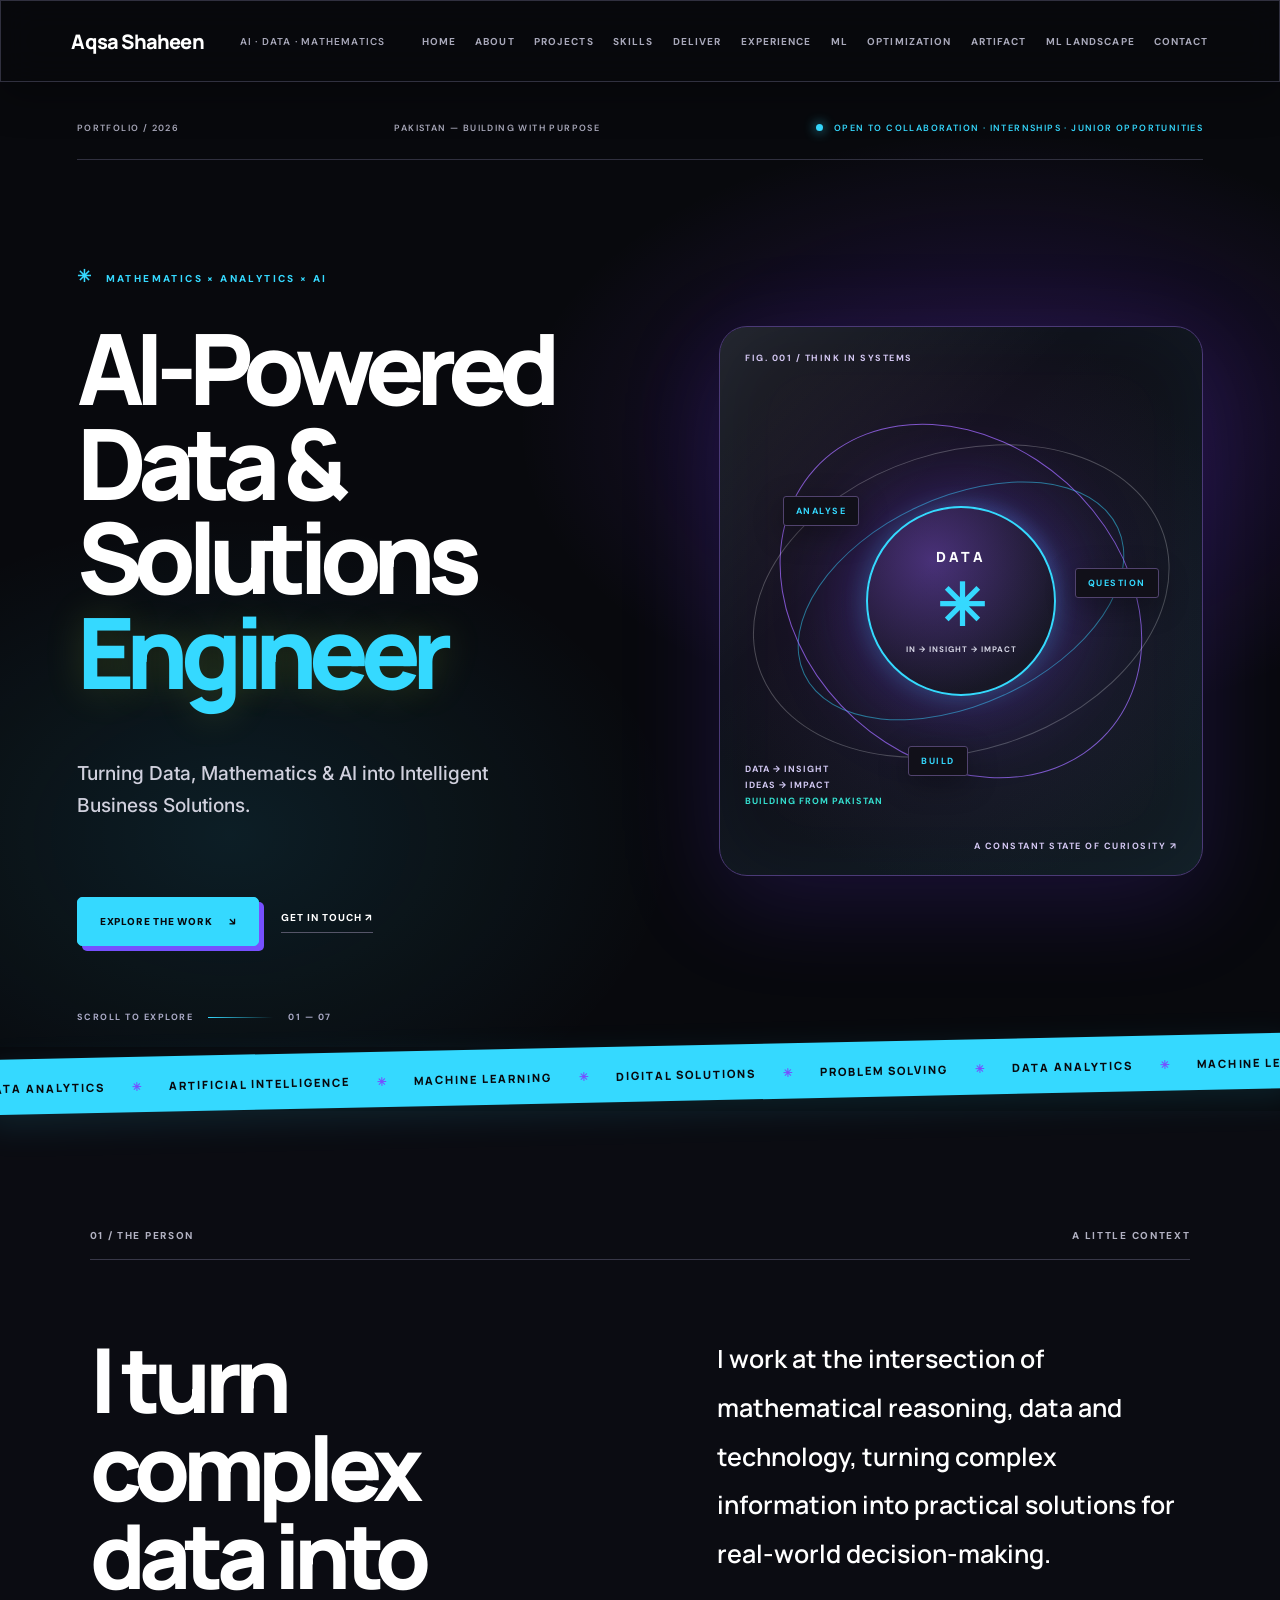
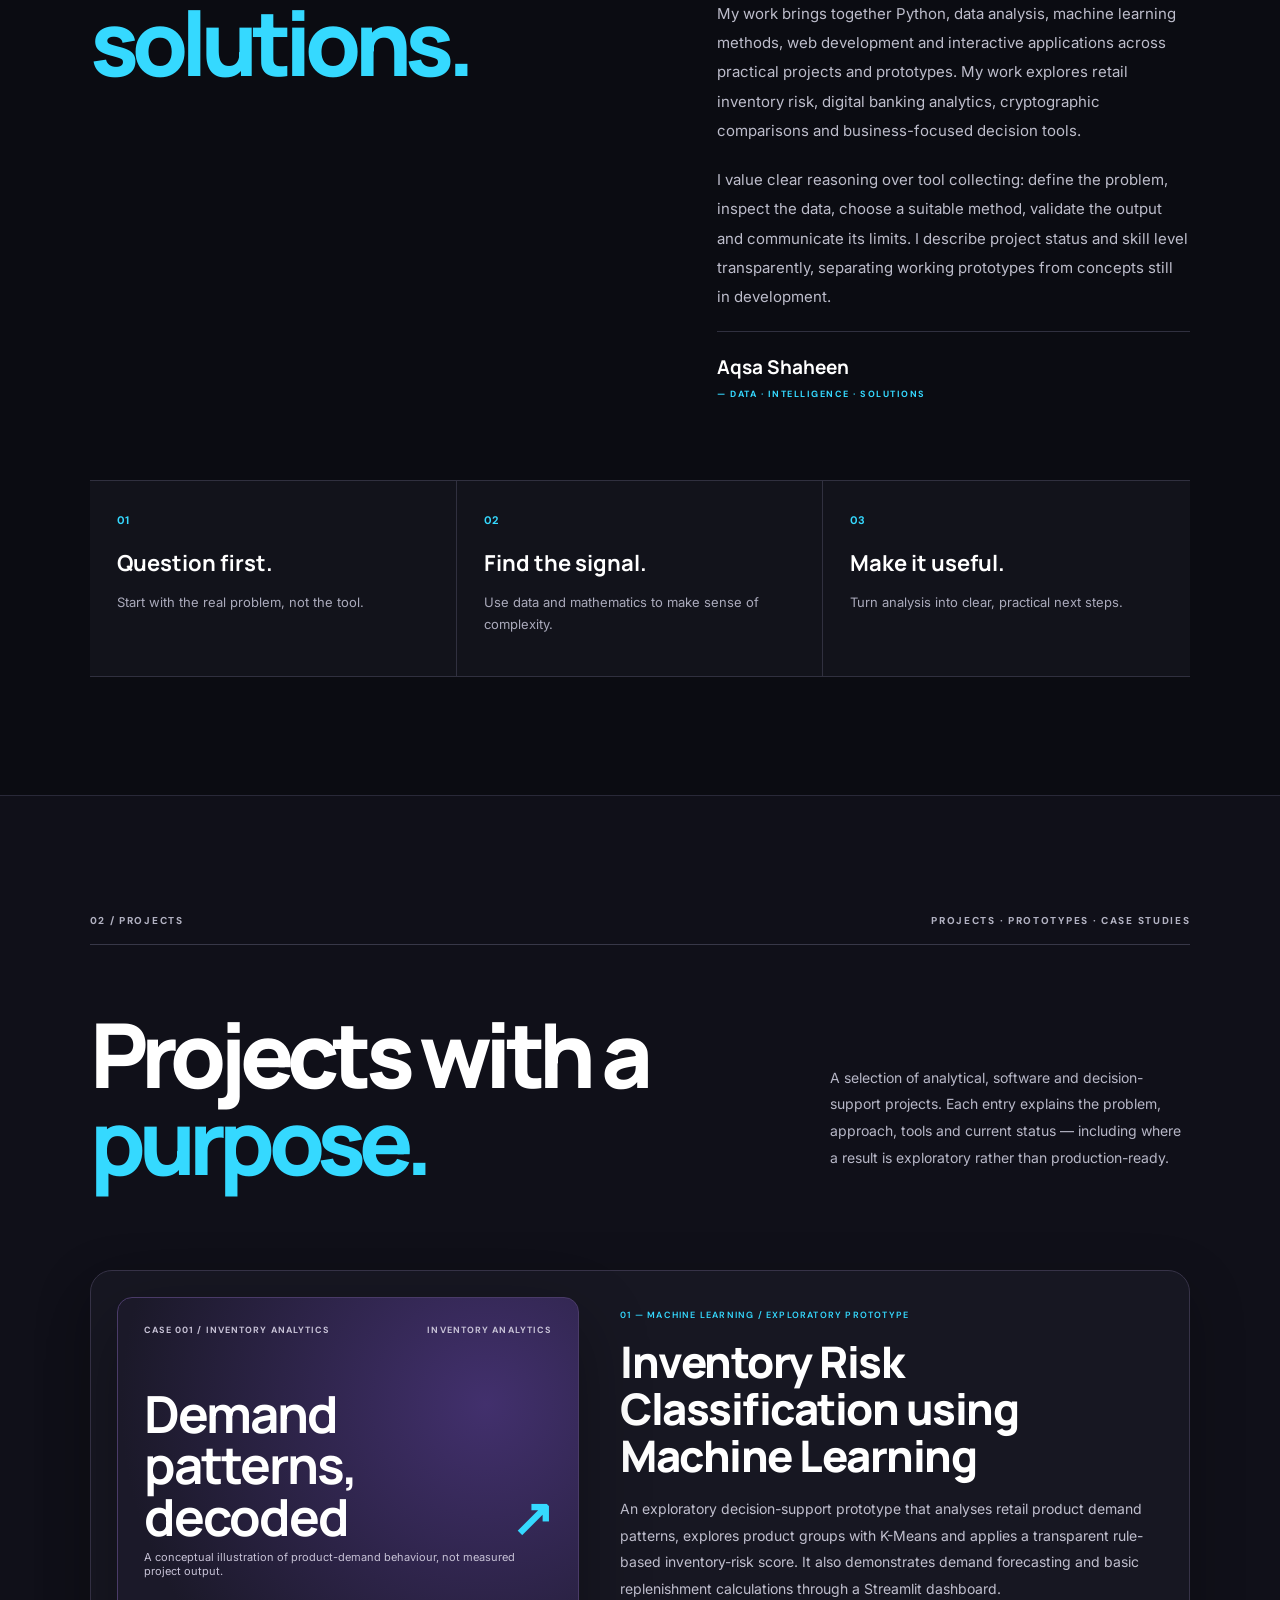
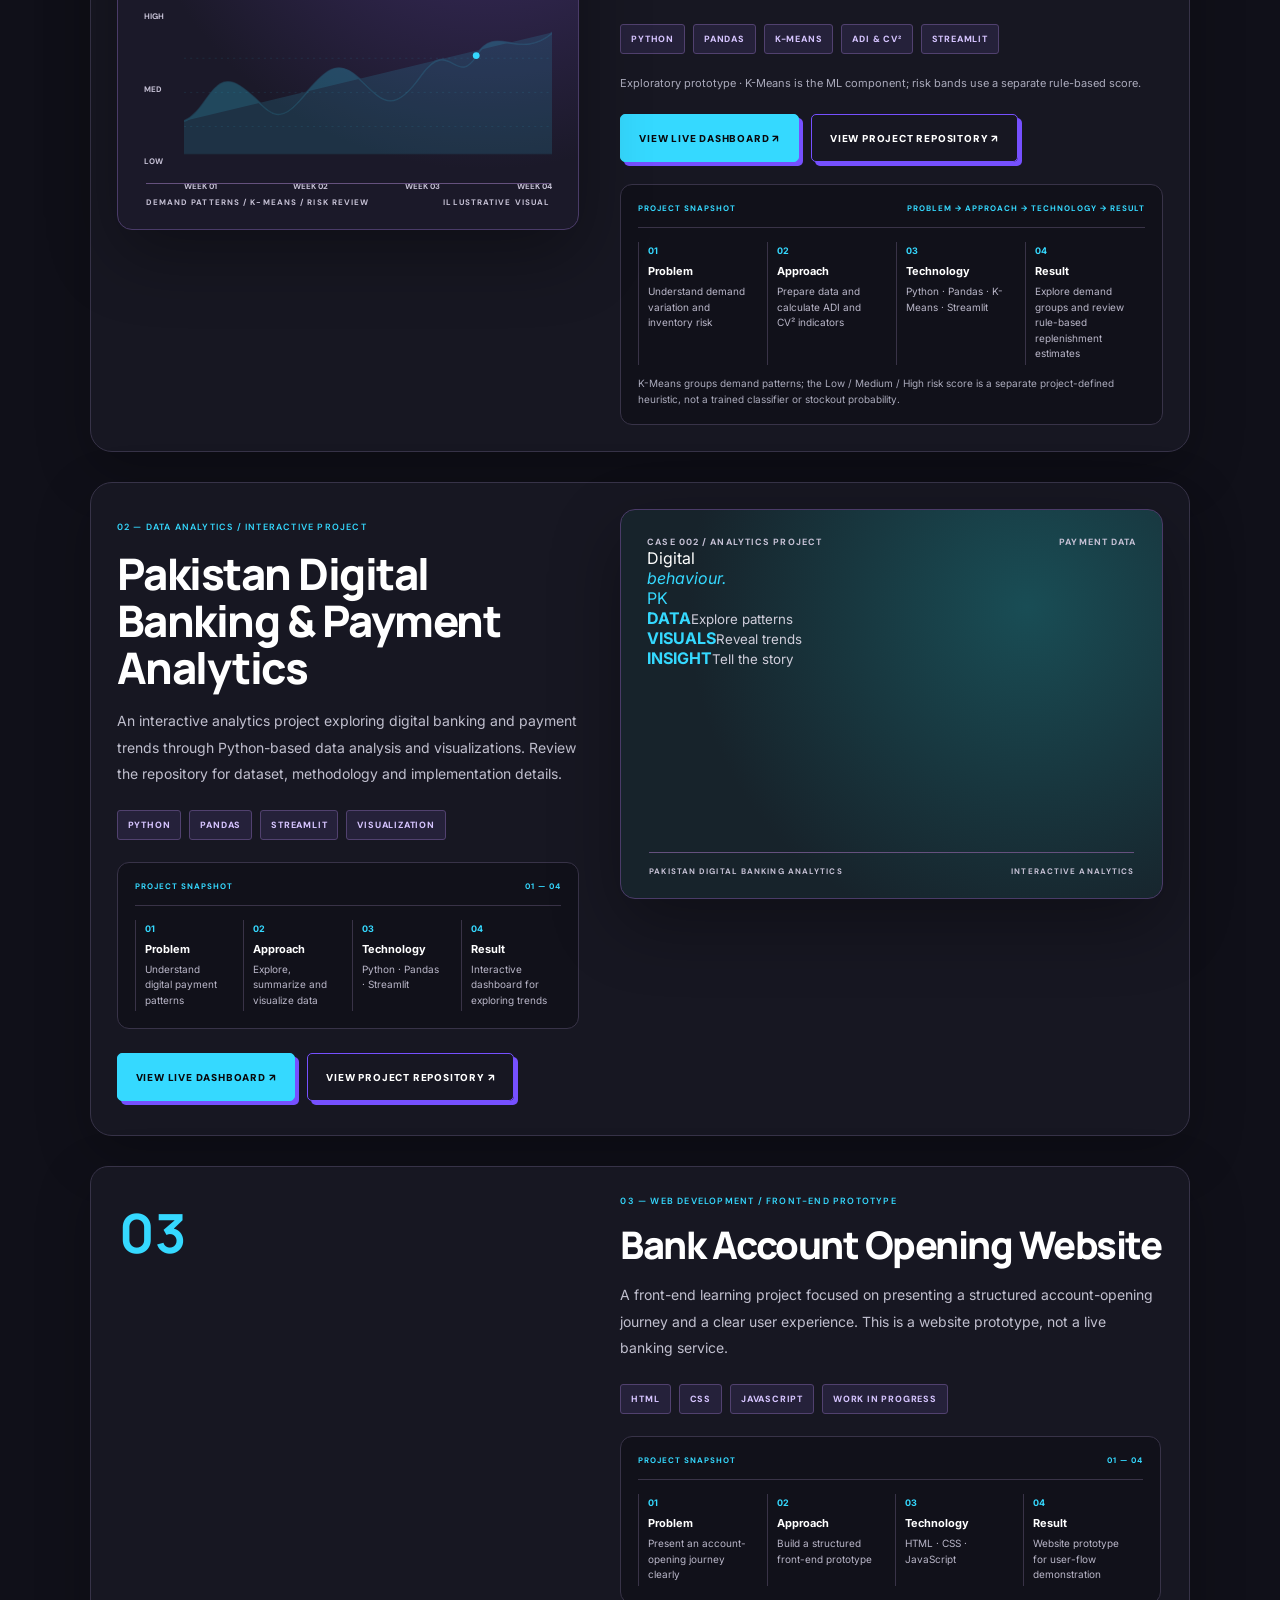
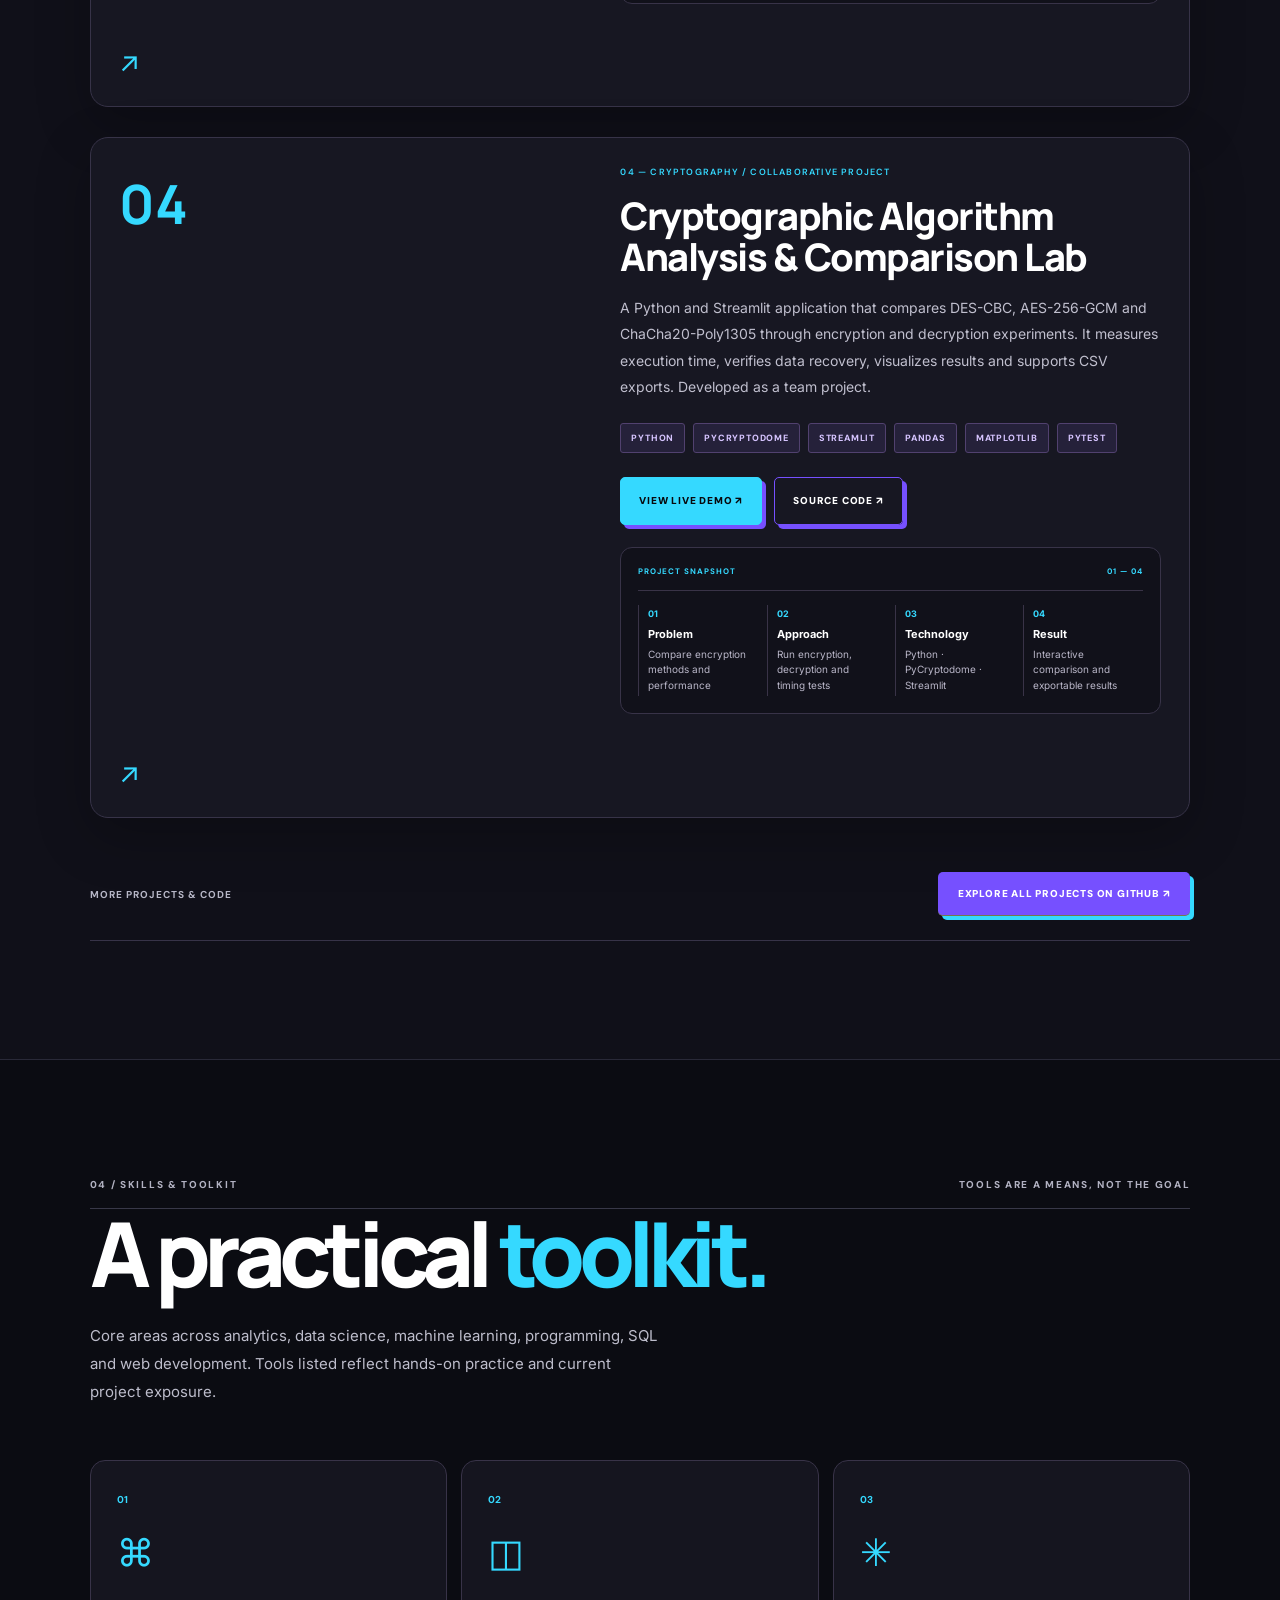
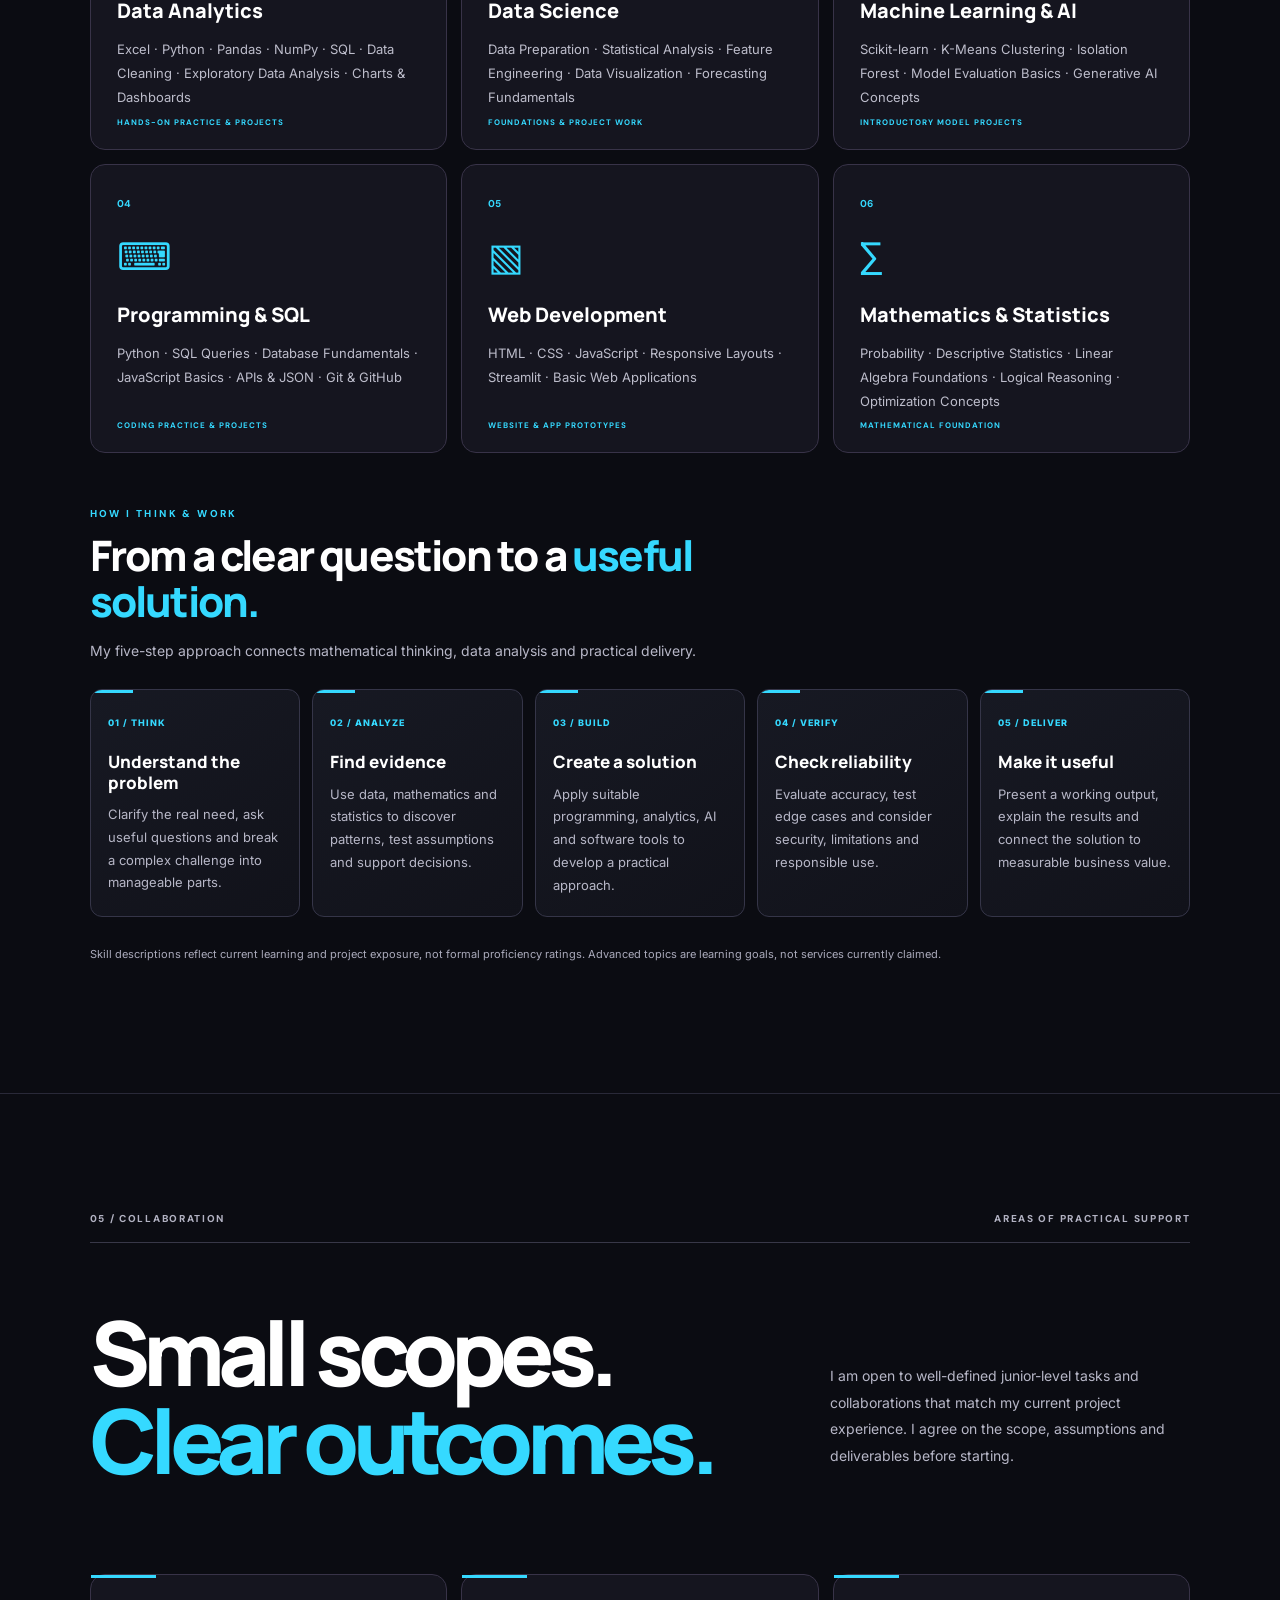
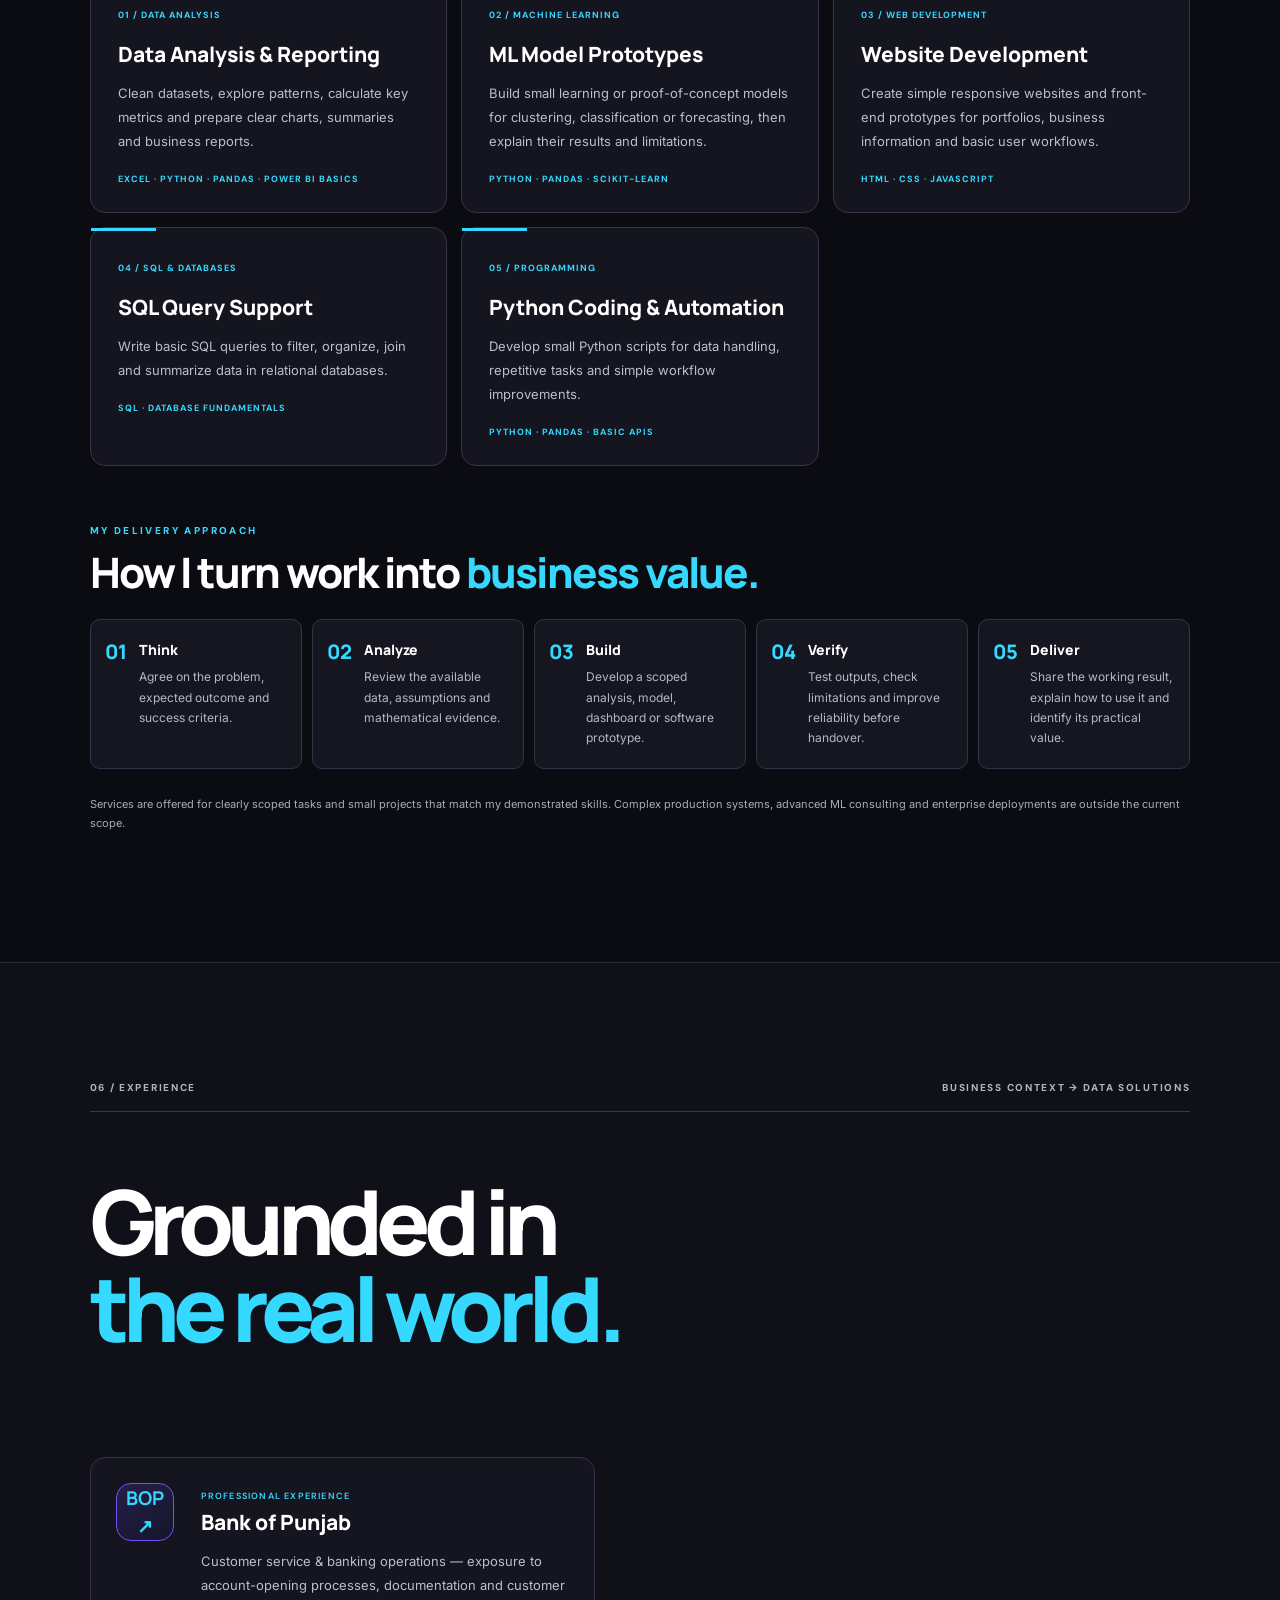
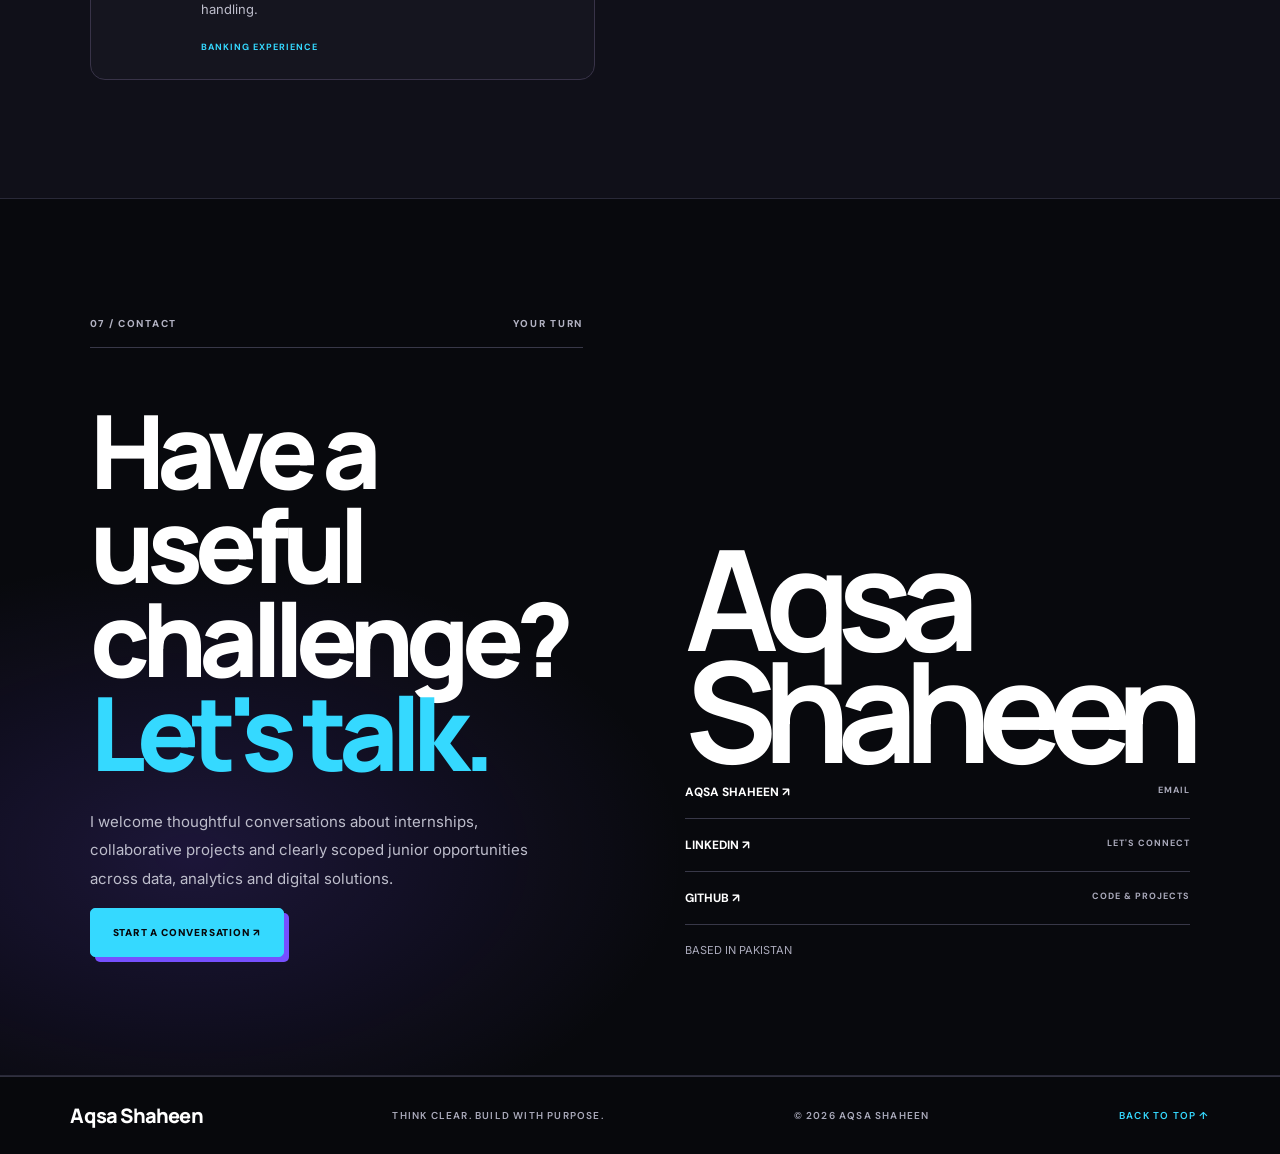
<file: index.html>
<!DOCTYPE html>
<html lang="en">
<head>
<meta charset="UTF-8">
<meta name="viewport" content="width=device-width, initial-scale=1.0">
<meta name="description" content="Aqsa Shaheen — AI-Powered Data &amp; Solutions Engineer building practical business solutions with data, mathematics and AI.">
<meta name="theme-color" content="#101712">
<meta property="og:title" content="Aqsa Shaheen — AI-Powered Data & Solutions Engineer">
<meta property="og:description" content="Mathematics-led data analysis, practical machine learning and digital solutions.">
<title>Aqsa Shaheen | AI, Data & Decision Solutions</title>
<link rel="preconnect" href="https://fonts.googleapis.com">
<link rel="preconnect" href="https://fonts.gstatic.com" crossorigin>
<link href="https://fonts.googleapis.com/css2?family=Manrope:wght@400;500;600;700;800&family=Inter:wght@400;500;600;700&display=swap" rel="stylesheet">
<link rel="stylesheet" href="style.css">
<style id="mobile-nav-visibility-fix">
@media (max-width: 700px) {
  header.site-header { display:flex!important; flex-direction:column!important; align-items:stretch!important; height:auto!important; min-height:0!important; padding:14px 18px 8px!important; gap:8px!important; overflow:visible!important; }
  header.site-header nav.nav-links { display:flex!important; visibility:visible!important; opacity:1!important; position:static!important; width:100%!important; max-width:100%!important; flex-direction:row!important; flex-wrap:nowrap!important; justify-content:flex-start!important; align-items:center!important; gap:18px!important; padding:10px 2px 12px!important; margin:0!important; overflow-x:auto!important; overflow-y:hidden!important; white-space:nowrap!important; background:transparent!important; border:0!important; border-bottom:1px solid #383848!important; -webkit-overflow-scrolling:touch!important; }
  header.site-header nav.nav-links a { display:inline-flex!important; visibility:visible!important; opacity:1!important; flex:0 0 auto!important; white-space:nowrap!important; font-size:10px!important; padding:6px 0!important; color:#f7f7fb!important; }
  header.site-header .menu-toggle, header.site-header .header-note { display:none!important; }
}
</style>
</head>
<body>
<div class="scroll-progress" id="scrollProgress"></div>
<header class="site-header">
  <a class="brand" href="index.html#top" aria-label="Aqsa Shaheen home">Aqsa Shaheen</a>
  <span class="header-note">AI · DATA · MATHEMATICS</span>
  <nav class="nav-links" aria-label="Main navigation">
    <a href="index.html#top">HOME</a>
    <a href="index.html#about">ABOUT</a>
    <a href="index.html#work">PROJECTS</a>
    <a href="index.html#toolkit">SKILLS</a>
    <a href="index.html#services">DELIVER</a>
    <a href="index.html#experience">EXPERIENCE</a>
    <a href="machine-learning.html">ML</a>
    <a href="optimization.html">OPTIMIZATION</a>
    <a href="artifact-lab.html">ARTIFACT</a>
    <a href="ml-landscape.html">ML LANDSCAPE</a>
    <a href="index.html#contact">CONTACT</a>
  </nav>
</header>
<main id="top">
<section class="hero">
  <div class="hero-grid-bg"></div>
  <div class="hero-topline"><span>PORTFOLIO / 2026</span><span>PAKISTAN — BUILDING WITH PURPOSE</span><span class="availability"><b></b> OPEN TO COLLABORATION · INTERNSHIPS · JUNIOR OPPORTUNITIES</span></div>
  <div class="hero-main">
    <div class="hero-copy">
      <p class="eyebrow"><span class="asterisk">✳</span> MATHEMATICS × ANALYTICS × AI</p>
      <h1>AI-Powered<br>Data &amp; Solutions<br><em>Engineer</em></h1>
      <div class="hero-bottom">
        <p class="hero-intro">Turning Data, Mathematics &amp; AI into Intelligent Business Solutions.</p>
        <div class="hero-actions"><a class="button button-lime" href="#work">EXPLORE THE WORK <span>↘</span></a><a class="text-link" href="mailto:aqsashaheen745@gmail.com">GET IN TOUCH ↗</a></div>
      </div>
    </div>
    <div class="hero-art" aria-label="Abstract data visualization artwork">
      <div class="art-label label-top">FIG. 001 / THINK IN SYSTEMS</div>
      <div class="orbit orbit-a"></div><div class="orbit orbit-b"></div><div class="orbit orbit-c"></div>
      <div class="core"><span>DATA</span><b>✳</b><small>IN → INSIGHT → IMPACT</small></div>
      <span class="orbit-word word-a">ANALYSE</span><span class="orbit-word word-b">QUESTION</span><span class="orbit-word word-c">BUILD</span>
      <div class="art-coordinates">DATA → INSIGHT<br>IDEAS → IMPACT<br><span>BUILDING FROM PAKISTAN</span></div>
      <div class="art-label label-bottom">A CONSTANT STATE OF CURIOSITY ↗</div>
    </div>
  </div>
  <div class="hero-index"><span>SCROLL TO EXPLORE</span><span class="scroll-line"></span><span>01 — 07</span></div>
</section>
<div class="ticker" aria-label="Areas of interest"><div class="ticker-track"><span>DATA ANALYTICS <i>✳</i> ARTIFICIAL INTELLIGENCE <i>✳</i> MACHINE LEARNING <i>✳</i> DIGITAL SOLUTIONS <i>✳</i> PROBLEM SOLVING <i>✳</i> DATA ANALYTICS <i>✳</i> MACHINE LEARNING <i>✳</i> MATHEMATICS <i>✳</i> DIGITAL PRODUCTS <i>✳</i> PROBLEM SOLVING <i>✳</i></span></div></div>
<section class="about section-pad" id="about">
  <div class="section-meta"><span>01 / THE PERSON</span><span>A LITTLE CONTEXT</span></div>
  <div class="about-layout">
    <h2 class="section-title">I turn complex<br>data into <em>solutions.</em></h2>
    <div class="about-text"><p class="lead">I work at the intersection of mathematical reasoning, data and technology, turning complex information into practical solutions for real-world decision-making.</p><p>My work brings together Python, data analysis, machine learning methods, web development and interactive applications across practical projects and prototypes. My work explores retail inventory risk, digital banking analytics, cryptographic comparisons and business-focused decision tools.</p><p>I value clear reasoning over tool collecting: define the problem, inspect the data, choose a suitable method, validate the output and communicate its limits. I describe project status and skill level transparently, separating working prototypes from concepts still in development.</p><div class="signature">Aqsa Shaheen <span>— DATA · INTELLIGENCE · SOLUTIONS</span></div></div>
  </div>
  <div class="principles"><article><b>01</b><h3>Question first.</h3><p>Start with the real problem, not the tool.</p></article><article><b>02</b><h3>Find the signal.</h3><p>Use data and mathematics to make sense of complexity.</p></article><article><b>03</b><h3>Make it useful.</h3><p>Turn analysis into clear, practical next steps.</p></article></div>
</section>
<section class="work section-pad" id="work">
  <div class="section-meta"><span>02 / PROJECTS</span><span>PROJECTS · PROTOTYPES · CASE STUDIES</span></div>
  <div class="work-heading"><h2 class="section-title">Projects with a <em>purpose.</em></h2><p>A selection of analytical, software and decision-support projects. Each entry explains the problem, approach, tools and current status — including where a result is exploratory rather than production-ready.</p></div>
  <article class="project project-featured">
    <div class="project-visual retail-visual"><div class="visual-top"><span>CASE 001 / INVENTORY ANALYTICS</span><span>INVENTORY ANALYTICS</span></div><div class="chart-title">Demand patterns, decoded<span>↗</span></div><div class="chart-sub">A conceptual illustration of product-demand behaviour, not measured project output.</div><div class="chart-area"><div class="chart-y"><span>HIGH</span><span>MED</span><span>LOW</span></div><svg viewBox="0 0 540 190" role="img" aria-label="Illustrative rising and falling demand line chart"><path d="M0 150 H540 M0 100 H540 M0 50 H540" stroke="currentColor" opacity=".15" stroke-dasharray="3 6" fill="none"/><path d="M0 142 C35 128 42 65 82 91 S130 156 169 112 S223 48 257 80 S305 134 347 75 S399 94 428 46 S490 55 540 12" fill="none" stroke="#b9f27c" stroke-width="3"/><path d="M0 142 C35 128 42 65 82 91 S130 156 169 112 S223 48 257 80 S305 134 347 75 S399 94 428 46 S490 55 540 12 V190 H0Z" fill="#d7ff56" opacity=".09"/><circle cx="428" cy="46" r="5" fill="#d7ff56"/></svg><div class="chart-x"><span>WEEK 01</span><span>WEEK 02</span><span>WEEK 03</span><span>WEEK 04</span></div></div><div class="visual-bottom"><span>DEMAND PATTERNS / K-MEANS / RISK REVIEW</span><span>ILLUSTRATIVE VISUAL</span></div></div>
    <div class="project-info"><div class="project-no">01 — MACHINE LEARNING / EXPLORATORY PROTOTYPE</div><h3>Inventory Risk Classification using Machine Learning</h3><p>An exploratory decision-support prototype that analyses retail product demand patterns, explores product groups with K-Means and applies a transparent rule-based inventory-risk score. It also demonstrates demand forecasting and basic replenishment calculations through a Streamlit dashboard.</p><div class="tags"><span>PYTHON</span><span>PANDAS</span><span>K-MEANS</span><span>ADI &amp; CV²</span><span>STREAMLIT</span></div><p class="honesty-note">Exploratory prototype · K-Means is the ML component; risk bands use a separate rule-based score.</p><div class="project-links"><a href="https://inventory-risk-classification.streamlit.app/" target="_blank" rel="noopener noreferrer">VIEW LIVE DASHBOARD ↗</a><a href="https://github.com/aqsa745-s/Inventory-Risk-Classification-ML" target="_blank" rel="noopener noreferrer">VIEW PROJECT REPOSITORY ↗</a></div>
      <div class="project-breakdown" aria-label="Project workflow">
        <div class="breakdown-heading"><span>PROJECT SNAPSHOT</span><span>PROBLEM → APPROACH → TECHNOLOGY → RESULT</span></div>
        <div class="breakdown-steps">
          <div><b>01</b><strong>Problem</strong><small>Understand demand variation and inventory risk</small></div>
          <div><b>02</b><strong>Approach</strong><small>Prepare data and calculate ADI and CV² indicators</small></div>
          <div><b>03</b><strong>Technology</strong><small>Python · Pandas · K-Means · Streamlit</small></div>
          <div><b>04</b><strong>Result</strong><small>Explore demand groups and review rule-based replenishment estimates</small></div>
        </div>
        <p class="breakdown-footnote">K-Means groups demand patterns; the Low / Medium / High risk score is a separate project-defined heuristic, not a trained classifier or stockout probability.</p>
      </div>
    </div>
  </article>
  <article class="project project-reverse">
    <div class="project-visual banking-visual"><div class="visual-top"><span>CASE 002 / ANALYTICS PROJECT</span><span>PAYMENT DATA</span></div><div class="bank-title">Digital<br><em>behaviour.</em></div><div class="bank-orbit"><span>PK</span><i></i><b></b></div><div class="bank-stats"><div><strong>DATA</strong><small>Explore patterns</small></div><div><strong>VISUALS</strong><small>Reveal trends</small></div><div><strong>INSIGHT</strong><small>Tell the story</small></div></div><div class="visual-bottom"><span>PAKISTAN DIGITAL BANKING ANALYTICS</span><span>INTERACTIVE ANALYTICS</span></div></div>
    <div class="project-info"><div class="project-no">02 — DATA ANALYTICS / INTERACTIVE PROJECT</div><h3>Pakistan Digital Banking & Payment Analytics</h3><p>An interactive analytics project exploring digital banking and payment trends through Python-based data analysis and visualizations. Review the repository for dataset, methodology and implementation details.</p><div class="tags"><span>PYTHON</span><span>PANDAS</span><span>STREAMLIT</span><span>VISUALIZATION</span></div><div class="project-breakdown compact-breakdown"><div class="breakdown-heading"><span>PROJECT SNAPSHOT</span><span>01 — 04</span></div><div class="breakdown-steps"><div><b>01</b><strong>Problem</strong><small>Understand digital payment patterns</small></div><div><b>02</b><strong>Approach</strong><small>Explore, summarize and visualize data</small></div><div><b>03</b><strong>Technology</strong><small>Python · Pandas · Streamlit</small></div><div><b>04</b><strong>Result</strong><small>Interactive dashboard for exploring trends</small></div></div></div><div class="project-links"><a href="https://pakistan-digitalbankinganalytics-5tms8zbdrftkty9nnwpwva.streamlit.app/" target="_blank" rel="noopener noreferrer">VIEW LIVE DASHBOARD ↗</a><a href="https://github.com/aqsa745-s/Pakistan-Digital_Banking_Analytics" target="_blank" rel="noopener noreferrer">VIEW PROJECT REPOSITORY ↗</a></div></div>
  </article>
  <article class="project project-third"><div class="third-index">03</div><div class="third-copy"><div class="project-no">03 — WEB DEVELOPMENT / FRONT-END PROTOTYPE</div><h3>Bank Account Opening Website</h3><p>A front-end learning project focused on presenting a structured account-opening journey and a clear user experience. This is a website prototype, not a live banking service.</p><div class="tags"><span>HTML</span><span>CSS</span><span>JAVASCRIPT</span><span>WORK IN PROGRESS</span></div><div class="project-breakdown compact-breakdown"><div class="breakdown-heading"><span>PROJECT SNAPSHOT</span><span>01 — 04</span></div><div class="breakdown-steps"><div><b>01</b><strong>Problem</strong><small>Present an account-opening journey clearly</small></div><div><b>02</b><strong>Approach</strong><small>Build a structured front-end prototype</small></div><div><b>03</b><strong>Technology</strong><small>HTML · CSS · JavaScript</small></div><div><b>04</b><strong>Result</strong><small>Website prototype for user-flow demonstration</small></div></div></div></div><div class="third-arrow">↗</div></article>
  <article class="project project-third"><div class="third-index">04</div><div class="third-copy"><div class="project-no">04 — CRYPTOGRAPHY / COLLABORATIVE PROJECT</div><h3>Cryptographic Algorithm Analysis & Comparison Lab</h3><p>A Python and Streamlit application that compares DES-CBC, AES-256-GCM and ChaCha20-Poly1305 through encryption and decryption experiments. It measures execution time, verifies data recovery, visualizes results and supports CSV exports. Developed as a team project.</p><div class="tags"><span>PYTHON</span><span>PYCRYPTODOME</span><span>STREAMLIT</span><span>PANDAS</span><span>MATPLOTLIB</span><span>PYTEST</span></div><div class="project-links"><a href="https://cryptographic-algorithm-comparison.vercel.app/" target="_blank" rel="noopener noreferrer">VIEW LIVE DEMO ↗</a><a href="https://github.com/aqsa745-s/Cryptographic-Algorithm-Comparison-Lab-" target="_blank" rel="noopener noreferrer">SOURCE CODE ↗</a></div><div class="project-breakdown compact-breakdown"><div class="breakdown-heading"><span>PROJECT SNAPSHOT</span><span>01 — 04</span></div><div class="breakdown-steps"><div><b>01</b><strong>Problem</strong><small>Compare encryption methods and performance</small></div><div><b>02</b><strong>Approach</strong><small>Run encryption, decryption and timing tests</small></div><div><b>03</b><strong>Technology</strong><small>Python · PyCryptodome · Streamlit</small></div><div><b>04</b><strong>Result</strong><small>Interactive comparison and exportable results</small></div></div></div></div><div class="third-arrow">↗</div></article>
  <div class="all-work"><span>MORE PROJECTS & CODE</span><a href="https://github.com/aqsa745-s" target="_blank" rel="noopener noreferrer">EXPLORE ALL PROJECTS ON GITHUB ↗</a></div>
</section>
<section class="toolkit section-pad" id="toolkit">
  <div class="section-meta"><span>04 / SKILLS &amp; TOOLKIT</span><span>TOOLS ARE A MEANS, NOT THE GOAL</span></div>
  <h2 class="section-title">A practical <em>toolkit.</em></h2>
  <p class="toolkit-intro">Core areas across analytics, data science, machine learning, programming, SQL and web development. Tools listed reflect hands-on practice and current project exposure.</p>
  <div class="tool-grid">
    <article class="tool-card"><span class="tool-number">01</span><div class="tool-icon">⌘</div><h3>Data Analytics</h3><p>Excel · Python · Pandas · NumPy · SQL · Data Cleaning · Exploratory Data Analysis · Charts &amp; Dashboards</p><div class="tool-level"><span>HANDS-ON PRACTICE &amp; PROJECTS</span></div></article>
    <article class="tool-card"><span class="tool-number">02</span><div class="tool-icon">◫</div><h3>Data Science</h3><p>Data Preparation · Statistical Analysis · Feature Engineering · Data Visualization · Forecasting Fundamentals</p><div class="tool-level"><span>FOUNDATIONS &amp; PROJECT WORK</span></div></article>
    <article class="tool-card"><span class="tool-number">03</span><div class="tool-icon">✳</div><h3>Machine Learning &amp; AI</h3><p>Scikit-learn · K-Means Clustering · Isolation Forest · Model Evaluation Basics · Generative AI Concepts</p><div class="tool-level"><span>INTRODUCTORY MODEL PROJECTS</span></div></article>
    <article class="tool-card"><span class="tool-number">04</span><div class="tool-icon">⌨</div><h3>Programming &amp; SQL</h3><p>Python · SQL Queries · Database Fundamentals · JavaScript Basics · APIs &amp; JSON · Git &amp; GitHub</p><div class="tool-level"><span>CODING PRACTICE &amp; PROJECTS</span></div></article>
    <article class="tool-card"><span class="tool-number">05</span><div class="tool-icon">▧</div><h3>Web Development</h3><p>HTML · CSS · JavaScript · Responsive Layouts · Streamlit · Basic Web Applications</p><div class="tool-level"><span>WEBSITE &amp; APP PROTOTYPES</span></div></article>
    <article class="tool-card"><span class="tool-number">06</span><div class="tool-icon">∑</div><h3>Mathematics &amp; Statistics</h3><p>Probability · Descriptive Statistics · Linear Algebra Foundations · Logical Reasoning · Optimization Concepts</p><div class="tool-level"><span>MATHEMATICAL FOUNDATION</span></div></article>
  </div>
  <div class="workflow-heading"><p class="eyebrow">HOW I THINK &amp; WORK</p><h3>From a clear question to a <em>useful solution.</em></h3><p>My five-step approach connects mathematical thinking, data analysis and practical delivery.</p></div>
  <div class="workflow-grid">
    <article class="workflow-card"><span>01 / THINK</span><h3>Understand the problem</h3><p>Clarify the real need, ask useful questions and break a complex challenge into manageable parts.</p></article>
    <article class="workflow-card"><span>02 / ANALYZE</span><h3>Find evidence</h3><p>Use data, mathematics and statistics to discover patterns, test assumptions and support decisions.</p></article>
    <article class="workflow-card"><span>03 / BUILD</span><h3>Create a solution</h3><p>Apply suitable programming, analytics, AI and software tools to develop a practical approach.</p></article>
    <article class="workflow-card"><span>04 / VERIFY</span><h3>Check reliability</h3><p>Evaluate accuracy, test edge cases and consider security, limitations and responsible use.</p></article>
    <article class="workflow-card"><span>05 / DELIVER</span><h3>Make it useful</h3><p>Present a working output, explain the results and connect the solution to measurable business value.</p></article>
  </div>
  <p class="level-disclaimer">Skill descriptions reflect current learning and project exposure, not formal proficiency ratings. Advanced topics are learning goals, not services currently claimed.</p>
</section>
<section class="services section-pad" id="services"><div class="section-meta"><span>05 / COLLABORATION</span><span>AREAS OF PRACTICAL SUPPORT</span></div><div class="work-heading"><h2 class="section-title">Small scopes.<br><em>Clear outcomes.</em></h2><p>I am open to well-defined junior-level tasks and collaborations that match my current project experience. I agree on the scope, assumptions and deliverables before starting.</p></div><div class="service-grid">
<article class="service-card"><span>01 / DATA ANALYSIS</span><h3>Data Analysis &amp; Reporting</h3><p>Clean datasets, explore patterns, calculate key metrics and prepare clear charts, summaries and business reports.</p><small>EXCEL · PYTHON · PANDAS · POWER BI BASICS</small></article>
<article class="service-card"><span>02 / MACHINE LEARNING</span><h3>ML Model Prototypes</h3><p>Build small learning or proof-of-concept models for clustering, classification or forecasting, then explain their results and limitations.</p><small>PYTHON · PANDAS · SCIKIT-LEARN</small></article>
<article class="service-card"><span>03 / WEB DEVELOPMENT</span><h3>Website Development</h3><p>Create simple responsive websites and front-end prototypes for portfolios, business information and basic user workflows.</p><small>HTML · CSS · JAVASCRIPT</small></article>
<article class="service-card"><span>04 / SQL &amp; DATABASES</span><h3>SQL Query Support</h3><p>Write basic SQL queries to filter, organize, join and summarize data in relational databases.</p><small>SQL · DATABASE FUNDAMENTALS</small></article>
<article class="service-card"><span>05 / PROGRAMMING</span><h3>Python Coding &amp; Automation</h3><p>Develop small Python scripts for data handling, repetitive tasks and simple workflow improvements.</p><small>PYTHON · PANDAS · BASIC APIS</small></article>
</div>
<div class="delivery-heading"><p class="eyebrow">MY DELIVERY APPROACH</p><h3>How I turn work into <em>business value.</em></h3></div>
<div class="delivery-flow">
  <article class="delivery-step"><b>01</b><div><h4>Think</h4><p>Agree on the problem, expected outcome and success criteria.</p></div></article>
  <article class="delivery-step"><b>02</b><div><h4>Analyze</h4><p>Review the available data, assumptions and mathematical evidence.</p></div></article>
  <article class="delivery-step"><b>03</b><div><h4>Build</h4><p>Develop a scoped analysis, model, dashboard or software prototype.</p></div></article>
  <article class="delivery-step"><b>04</b><div><h4>Verify</h4><p>Test outputs, check limitations and improve reliability before handover.</p></div></article>
  <article class="delivery-step"><b>05</b><div><h4>Deliver</h4><p>Share the working result, explain how to use it and identify its practical value.</p></div></article>
</div>
<p class="level-disclaimer">Services are offered for clearly scoped tasks and small projects that match my demonstrated skills. Complex production systems, advanced ML consulting and enterprise deployments are outside the current scope.</p></section><section class="journey section-pad" id="experience">
  <div class="section-meta"><span>06 / EXPERIENCE</span><span>BUSINESS CONTEXT → DATA SOLUTIONS</span></div>
  <div class="journey-layout"><h2 class="section-title">Grounded in<br><em>the real world.</em></h2><div class="journey-card"><div class="journey-mark">BOP<span>↗</span></div><div><span class="project-no">PROFESSIONAL EXPERIENCE</span><h3>Bank of Punjab</h3><p>Customer service & banking operations — exposure to account-opening processes, documentation and customer handling.</p><span class="journey-caption">BANKING EXPERIENCE</span></div></div></div>
</section>
<section class="contact section-pad" id="contact"><div class="contact-grid"><div><div class="section-meta"><span>07 / CONTACT</span><span>YOUR TURN</span></div><h2>Have a useful<br>challenge? <em>Let's talk.</em></h2><p>I welcome thoughtful conversations about internships, collaborative projects and clearly scoped junior opportunities across data, analytics and digital solutions.</p><a class="button button-lime" href="mailto:aqsashaheen745@gmail.com">START A CONVERSATION ↗</a></div><div class="contact-side"><span class="contact-big">Aqsa Shaheen</span><a href="mailto:aqsashaheen745@gmail.com">AQSA SHAHEEN ↗<small>EMAIL</small></a><a href="https://www.linkedin.com/in/aqsa-shaheen-9600b03b6" target="_blank" rel="noopener noreferrer">LINKEDIN ↗<small>LET'S CONNECT</small></a><a href="https://github.com/aqsa745-s" target="_blank" rel="noopener noreferrer">GITHUB ↗<small>CODE & PROJECTS</small></a><span class="location">BASED IN PAKISTAN</span></div></div></section>
</main>
<footer class="footer"><a class="brand" href="#top">Aqsa Shaheen</a><span>THINK CLEAR. BUILD WITH PURPOSE.</span><span>© <span id="year"></span> AQSA SHAHEEN</span><a href="#top">BACK TO TOP ↑</a></footer>
<script src="script.js"></script>
</body>
</html>
</file>
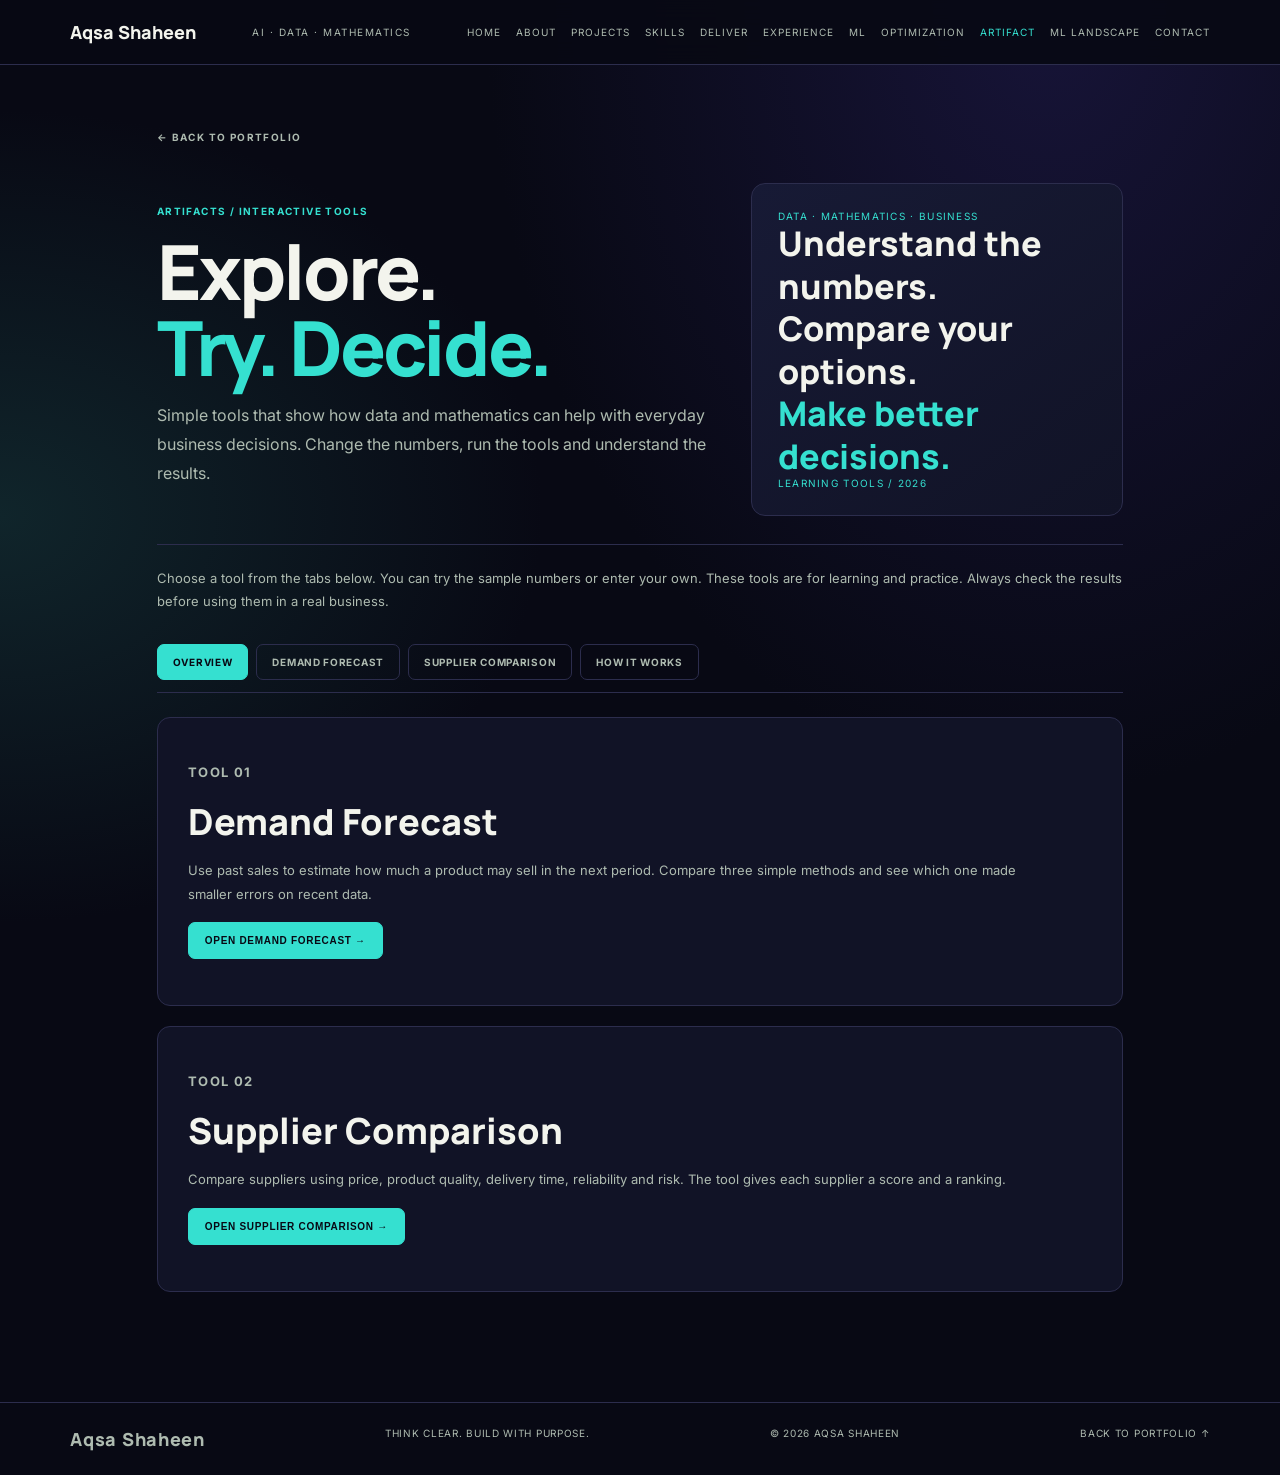
<file: artifact-lab.html>
<!DOCTYPE html>
<html lang="en"><head>
<meta charset="UTF-8"><meta name="viewport" content="width=device-width,initial-scale=1">
<meta name="description" content="Simple interactive tools for forecasting product demand and comparing suppliers.">
<meta name="theme-color" content="#080914"><title>Artifacts | Aqsa Shaheen</title>
<link rel="preconnect" href="https://fonts.googleapis.com"><link rel="preconnect" href="https://fonts.gstatic.com" crossorigin>
<link href="https://fonts.googleapis.com/css2?family=Manrope:wght@400;500;600;700;800&family=Inter:wght@400;500;600;700&display=swap" rel="stylesheet">
<style>
:root{--bg:#080914;--panel:#111326;--panel2:#171a35;--ink:#f3f4ed;--muted:#aebbb0;--lime:#35e0d0;--line:#2c2d4d;--mono:'Inter',sans-serif;--display:'Inter',sans-serif}
*{box-sizing:border-box}html{scroll-behavior:smooth}body{margin:0;background:radial-gradient(ellipse at 82% 0%,#171438 0,transparent 38%),radial-gradient(ellipse at 0% 35%,#10252b 0,transparent 30%),var(--bg);color:var(--ink);font-family:var(--display)}a{color:inherit;text-decoration:none}
.site-header{display:flex;align-items:center;justify-content:space-between;gap:20px;flex-wrap:wrap;padding:20px 5.5vw;border-bottom:1px solid var(--line);background:rgba(8,9,20,.92);position:sticky;top:0;z-index:20;backdrop-filter:blur(12px)}.brand{font:800 18px Manrope,sans-serif}.header-note{font-size:10px;letter-spacing:1.5px;color:var(--muted)}.nav-links{display:flex;gap:15px;flex-wrap:wrap}.nav-links a{font-size:10px;letter-spacing:1px;color:var(--muted)}.nav-links a:hover,.nav-links a.active{color:var(--lime)}
main{max-width:1120px;margin:auto;padding:60px 6vw 90px}.back,.eyebrow,.tag,.meta{font-size:10px;letter-spacing:1.4px;color:var(--lime);font-weight:700}.back{color:var(--muted)}.hero{display:grid;grid-template-columns:1.2fr .8fr;gap:35px;align-items:center;padding:38px 0 28px;border-bottom:1px solid var(--line)}h1{font:800 clamp(44px,7vw,76px)/1 Manrope,sans-serif;letter-spacing:-3px;margin:16px 0}.hero h1 em{font-style:normal;color:var(--lime)}.lead{font-size:16px;line-height:1.8;color:var(--muted);max-width:650px}.hero-panel{background:linear-gradient(145deg,#171a35,#111326);border:1px solid var(--line);border-radius:14px;padding:26px;min-height:210px;display:flex;flex-direction:column;justify-content:space-between}.hero-panel strong{font:800 clamp(23px,3vw,34px)/1.25 Manrope}.hero-panel small{font-size:10px;letter-spacing:1.3px;color:var(--lime)}.intro{color:var(--muted);line-height:1.8;margin:22px 0 26px;font-size:13px}
.tabs{display:flex;gap:8px;flex-wrap:wrap;border-bottom:1px solid var(--line);padding-bottom:12px;margin:30px 0 24px}.tab{border:1px solid var(--line);background:transparent;color:var(--muted);padding:11px 15px;border-radius:7px;font:700 10px Inter;letter-spacing:.7px;cursor:pointer}.tab[aria-selected=true],.tab:hover{background:var(--lime);border-color:var(--lime);color:#080914}.tab-panel[hidden]{display:none}
.tool{background:var(--panel);border:1px solid var(--line);border-radius:13px;padding:clamp(20px,3vw,30px);margin:20px 0}.tool h2,.section-title{font:800 clamp(26px,4vw,36px) Manrope;margin:12px 0}.tool>p,.plain-copy{color:var(--muted);line-height:1.8;font-size:13px;max-width:850px}.field-grid{display:grid;grid-template-columns:repeat(3,1fr);gap:14px;margin:22px 0}.field label{display:block;font-size:10px;letter-spacing:.5px;color:var(--muted);font-weight:700;margin-bottom:8px}.field input,.field textarea{width:100%;padding:12px;border:1px solid var(--line);border-radius:7px;background:#080914;color:var(--ink);font:14px Inter;outline:none}.field input:focus,.field textarea:focus{border-color:var(--lime)}.field textarea{min-height:90px;resize:vertical;line-height:1.6}.hint{font-size:11px;color:var(--muted);line-height:1.6;margin-top:7px}.actions{display:flex;gap:9px;flex-wrap:wrap;margin:16px 0}.btn{border:1px solid var(--lime);border-radius:7px;padding:12px 16px;background:var(--lime);color:#080914;font-weight:800;font-size:10px;letter-spacing:.7px;cursor:pointer}.btn.secondary{background:transparent;color:var(--lime)}.results{background:#080914;border:1px solid var(--line);border-radius:10px;padding:18px;margin-top:18px}.result-title{font-size:10px;letter-spacing:1.2px;color:var(--lime);font-weight:800}.big{font:800 clamp(26px,4vw,38px) Manrope;margin:8px 0}.muted{color:var(--muted);font-size:12px;line-height:1.7}.metrics{display:grid;grid-template-columns:repeat(3,1fr);gap:10px;margin-top:14px}.metric{padding:13px;background:var(--panel);border:1px solid var(--line);border-radius:8px}.metric small{display:block;font-size:9px;letter-spacing:.8px;color:var(--muted)}.metric strong{display:block;font:700 19px Manrope;margin-top:7px}.table-wrap{overflow-x:auto;margin-top:14px}table{width:100%;border-collapse:collapse;font-size:12px}th,td{text-align:left;padding:11px;border-bottom:1px solid var(--line);white-space:nowrap}th{color:var(--muted);font-size:9px;letter-spacing:.8px}.supplier-grid{display:grid;grid-template-columns:repeat(3,1fr);gap:13px;margin:18px 0}.supplier{border:1px solid var(--line);border-radius:9px;padding:14px;background:#080914}.supplier h3{font:700 16px Manrope;margin:0 0 12px}.supplier .field{margin:9px 0}.weights{display:grid;grid-template-columns:repeat(5,1fr);gap:10px;margin:18px 0;padding:15px;background:#080914;border:1px solid var(--line);border-radius:9px}.weights .field input{padding:10px}.note{border-left:3px solid var(--lime);padding:13px 16px;background:var(--panel2);color:var(--muted);font-size:12px;line-height:1.8;margin-top:17px}.steps{display:grid;grid-template-columns:repeat(3,1fr);gap:13px;margin:20px 0}.step{background:var(--panel);border:1px solid var(--line);border-radius:10px;padding:18px}.step b{font-size:10px;color:var(--lime)}.step h3{font:700 17px Manrope;margin:10px 0}.step p{font-size:12px;color:var(--muted);line-height:1.7;margin:0}.footer{border-top:1px solid var(--line);padding:24px 5.5vw;display:flex;justify-content:space-between;gap:15px;flex-wrap:wrap;color:var(--muted);font-size:10px;letter-spacing:.7px}
@media(max-width:760px){.hero{grid-template-columns:1fr}.field-grid,.supplier-grid{grid-template-columns:1fr 1fr}.weights{grid-template-columns:repeat(2,1fr)}.steps{grid-template-columns:1fr}.header-note{display:none}.site-header{align-items:flex-start;flex-direction:column;gap:12px}.nav-links{width:100%;flex-wrap:nowrap;overflow-x:auto;overflow-y:hidden;white-space:nowrap;padding:4px 0 10px;scrollbar-width:thin;scrollbar-color:var(--lime) transparent}.nav-links a{flex:0 0 auto}.tabs{flex-wrap:nowrap;overflow-x:auto;overflow-y:hidden;white-space:nowrap;scrollbar-width:thin;scrollbar-color:var(--lime) transparent;padding:0 0 12px;scrollbar-gutter:stable}.tab{flex:0 0 auto;white-space:nowrap}}@media(max-width:480px){main{padding:34px 20px 65px}.field-grid,.supplier-grid,.metrics{grid-template-columns:1fr}.hero h1{letter-spacing:-2px}.nav-links{gap:14px}.nav-links a{font-size:9px}.tabs{gap:7px}.tab{padding:10px 12px;font-size:9px}}
</style><style id="mobile-nav-visibility-fix">
@media (max-width: 700px) {
  header.site-header { display:flex!important; flex-direction:column!important; align-items:stretch!important; height:auto!important; min-height:0!important; padding:14px 18px 8px!important; gap:8px!important; overflow:visible!important; }
  header.site-header nav.nav-links { display:flex!important; visibility:visible!important; opacity:1!important; position:static!important; width:100%!important; max-width:100%!important; flex-direction:row!important; flex-wrap:nowrap!important; justify-content:flex-start!important; align-items:center!important; gap:18px!important; padding:10px 2px 12px!important; margin:0!important; overflow-x:auto!important; overflow-y:hidden!important; white-space:nowrap!important; background:transparent!important; border:0!important; border-bottom:1px solid #383848!important; -webkit-overflow-scrolling:touch!important; }
  header.site-header nav.nav-links a { display:inline-flex!important; visibility:visible!important; opacity:1!important; flex:0 0 auto!important; white-space:nowrap!important; font-size:10px!important; padding:6px 0!important; color:#f7f7fb!important; }
  header.site-header .menu-toggle, header.site-header .header-note { display:none!important; }
}
</style>
</head><body>
<header class="site-header"><a class="brand" href="index.html#top">Aqsa Shaheen</a><span class="header-note">AI · DATA · MATHEMATICS</span><nav class="nav-links" aria-label="Main navigation"><a href="index.html#top">HOME</a><a href="index.html#about">ABOUT</a><a href="index.html#work">PROJECTS</a><a href="index.html#toolkit">SKILLS</a><a href="index.html#services">DELIVER</a><a href="index.html#experience">EXPERIENCE</a><a href="machine-learning.html">ML</a><a href="optimization.html">OPTIMIZATION</a><a class="active" href="artifact-lab.html">ARTIFACT</a><a href="ml-landscape.html">ML LANDSCAPE</a><a href="index.html#contact">CONTACT</a></nav></header>
<main><a class="back" href="index.html#work">← BACK TO PORTFOLIO</a>
<section class="hero"><div><p class="eyebrow">ARTIFACTS / INTERACTIVE TOOLS</p><h1>Explore.<br><em>Try. Decide.</em></h1><p class="lead">Simple tools that show how data and mathematics can help with everyday business decisions. Change the numbers, run the tools and understand the results.</p></div><div class="hero-panel"><small>DATA · MATHEMATICS · BUSINESS</small><strong>Understand the numbers.<br>Compare your options.<br><span style="color:var(--lime)">Make better decisions.</span></strong><small>LEARNING TOOLS / 2026</small></div></section>
<p class="intro">Choose a tool from the tabs below. You can try the sample numbers or enter your own. These tools are for learning and practice. Always check the results before using them in a real business.</p>
<div class="tabs" role="tablist" aria-label="Artifact sections">
<button class="tab" role="tab" id="tab-overview" aria-controls="panel-overview" aria-selected="true">OVERVIEW</button>
<button class="tab" role="tab" id="tab-demand" aria-controls="panel-demand" aria-selected="false">DEMAND FORECAST</button>
<button class="tab" role="tab" id="tab-supplier" aria-controls="panel-supplier" aria-selected="false">SUPPLIER COMPARISON</button>
<button class="tab" role="tab" id="tab-guide" aria-controls="panel-guide" aria-selected="false">HOW IT WORKS</button>
</div>
<section class="tab-panel" id="panel-overview" role="tabpanel" aria-labelledby="tab-overview">
<div class="tool"><p class="tag">TOOL 01</p><h2>Demand Forecast</h2><p>Use past sales to estimate how much a product may sell in the next period. Compare three simple methods and see which one made smaller errors on recent data.</p><div class="actions"><button class="btn" data-open-tab="tab-demand">OPEN DEMAND FORECAST →</button></div></div>
<div class="tool"><p class="tag">TOOL 02</p><h2>Supplier Comparison</h2><p>Compare suppliers using price, product quality, delivery time, reliability and risk. The tool gives each supplier a score and a ranking.</p><div class="actions"><button class="btn" data-open-tab="tab-supplier">OPEN SUPPLIER COMPARISON →</button></div></div>
</section>
<section class="tab-panel" id="panel-demand" role="tabpanel" aria-labelledby="tab-demand" hidden>
<div class="tool" id="demand-forecast"><p class="tag">TOOL 01 / SALES PLANNING</p><h2>Demand Forecast</h2><p>Enter past sales in time order. The tool compares three ways to estimate demand: using the last period, using an average of recent periods, and giving more importance to recent sales. It then shows the method with the smallest recent error.</p>
<div class="field-grid"><div class="field" style="grid-column:1/-1"><label for="demandSeries">PAST SALES (enter numbers separated by commas)</label><textarea id="demandSeries">120, 128, 125, 140, 136, 150, 147, 158, 162, 155, 171, 178</textarea><div class="hint">Example: monthly sales of one product. Enter at least 6 numbers, from oldest to newest.</div></div>
<div class="field"><label for="forecastAlpha">HOW MUCH TO FOCUS ON RECENT SALES</label><input id="forecastAlpha" type="number" min="0.05" max="0.95" step="0.05" value="0.30"><div class="hint">Used by the exponential smoothing method. Enter a value between 0 and 1.</div></div>
<div class="field"><label for="movingWindow">NUMBER OF RECENT PERIODS TO AVERAGE</label><input id="movingWindow" type="number" min="2" max="8" step="1" value="3"><div class="hint">Used by the moving average method.</div></div></div>
<div class="actions"><button class="btn" id="runForecast">CALCULATE FORECAST</button><button class="btn secondary" id="resetForecast">RESET EXAMPLE</button></div>
<div class="results" aria-live="polite"><div class="result-title">BEST RESULT IN THIS TEST</div><div class="big" id="bestMethod">Moving Average</div><div class="muted" id="forecastMessage">The best method is chosen by comparing recent forecast errors.</div><div class="metrics"><div class="metric"><small>NEXT PERIOD ESTIMATE</small><strong id="nextForecast">—</strong></div><div class="metric"><small>AVERAGE ERROR (MAE)</small><strong id="bestMae">—</strong></div><div class="metric"><small>SALES RECORDS</small><strong id="observationCount">12</strong></div></div><div class="table-wrap"><table><thead><tr><th>METHOD</th><th>AVERAGE ERROR</th><th>NEXT PERIOD ESTIMATE</th></tr></thead><tbody id="forecastRows"><tr><td colspan="3">Press Calculate Forecast to see the results.</td></tr></tbody></table></div></div>
<div class="note"><strong>In simple words:</strong> MAE means the average difference between the actual sales and the estimated sales. A smaller error means the method performed better on the test data. It does not promise that the next estimate will be correct.</div></div>
</section>
<section class="tab-panel" id="panel-supplier" role="tabpanel" aria-labelledby="tab-supplier" hidden>
<div class="tool" id="supplier-topsis"><p class="tag">TOOL 02 / BUYING DECISIONS</p><h2>Supplier Comparison</h2><p>Enter details for three suppliers. Choose how important each factor is. The tool compares the suppliers and ranks them from the closest match to your chosen needs.</p>
<div class="supplier-grid">
<div class="supplier"><h3>Supplier A</h3><div class="field"><label for="aPrice">PRICE (PKR PER UNIT)</label><input id="aPrice" type="number" min="0.01" value="520"></div><div class="field"><label for="aQuality">QUALITY (0–10)</label><input id="aQuality" type="number" min="0" max="10" step=".1" value="8.8"></div><div class="field"><label for="aLead">DELIVERY TIME (DAYS)</label><input id="aLead" type="number" min="0" value="6"></div><div class="field"><label for="aReliability">ON-TIME DELIVERY (%)</label><input id="aReliability" type="number" min="0" max="100" value="94"></div><div class="field"><label for="aRisk">RISK (0–10, LOWER IS BETTER)</label><input id="aRisk" type="number" min="0" max="10" step=".1" value="3"></div></div>
<div class="supplier"><h3>Supplier B</h3><div class="field"><label for="bPrice">PRICE (PKR PER UNIT)</label><input id="bPrice" type="number" min="0.01" value="495"></div><div class="field"><label for="bQuality">QUALITY (0–10)</label><input id="bQuality" type="number" min="0" max="10" step=".1" value="8.1"></div><div class="field"><label for="bLead">DELIVERY TIME (DAYS)</label><input id="bLead" type="number" min="0" value="9"></div><div class="field"><label for="bReliability">ON-TIME DELIVERY (%)</label><input id="bReliability" type="number" min="0" max="100" value="97"></div><div class="field"><label for="bRisk">RISK (0–10, LOWER IS BETTER)</label><input id="bRisk" type="number" min="0" max="10" step=".1" value="2"></div></div>
<div class="supplier"><h3>Supplier C</h3><div class="field"><label for="cPrice">PRICE (PKR PER UNIT)</label><input id="cPrice" type="number" min="0.01" value="550"></div><div class="field"><label for="cQuality">QUALITY (0–10)</label><input id="cQuality" type="number" min="0" max="10" step=".1" value="9.4"></div><div class="field"><label for="cLead">DELIVERY TIME (DAYS)</label><input id="cLead" type="number" min="0" value="4"></div><div class="field"><label for="cReliability">ON-TIME DELIVERY (%)</label><input id="cReliability" type="number" min="0" max="100" value="91"></div><div class="field"><label for="cRisk">RISK (0–10, LOWER IS BETTER)</label><input id="cRisk" type="number" min="0" max="10" step=".1" value="4"></div></div></div>
<p class="meta">HOW IMPORTANT IS EACH FACTOR?</p><div class="weights"><div class="field"><label for="wPrice">PRICE</label><input id="wPrice" type="number" min="0" step=".05" value=".25"></div><div class="field"><label for="wQuality">QUALITY</label><input id="wQuality" type="number" min="0" step=".05" value=".25"></div><div class="field"><label for="wLead">DELIVERY TIME</label><input id="wLead" type="number" min="0" step=".05" value=".20"></div><div class="field"><label for="wReliability">RELIABILITY</label><input id="wReliability" type="number" min="0" step=".05" value=".20"></div><div class="field"><label for="wRisk">RISK</label><input id="wRisk" type="number" min="0" step=".05" value=".10"></div></div><div class="hint">A higher weight means that factor matters more to your decision. The tool adjusts the weights so they work together. Enter at least one weight above zero.</div>
<div class="actions"><button class="btn" id="rankSuppliers">COMPARE SUPPLIERS</button><button class="btn secondary" id="resetSuppliers">RESET EXAMPLE</button></div>
<div class="results" aria-live="polite"><div class="result-title">TOP-RANKED SUPPLIER</div><div class="big" id="winner">Supplier A</div><div class="muted" id="winnerMessage">Compare suppliers to see which one best matches the selected factors.</div><div class="table-wrap"><table><thead><tr><th>RANK</th><th>SUPPLIER</th><th>SCORE</th><th>RESULT</th></tr></thead><tbody id="supplierRows"><tr><td colspan="4">Press Compare Suppliers to see the ranking.</td></tr></tbody></table></div></div>
<div class="note"><strong>How the ranking works:</strong> TOPSIS is a method that compares each supplier with an ideal result. It considers all the factors and their weights. A higher score means the supplier is closer to the ideal based on the information you entered. It is a guide, not an automatic buying decision.</div></div>
</section>
<section class="tab-panel" id="panel-guide" role="tabpanel" aria-labelledby="tab-guide" hidden>
<p class="eyebrow">A SHORT GUIDE</p><h2 class="section-title">How to use the tools</h2><p class="plain-copy">You do not need to know every formula to try these tools. Follow these three steps and take time to understand what the result means.</p>
<div class="steps"><article class="step"><b>01 / ENTER</b><h3>Add your information</h3><p>Use the sample numbers or enter your own sales and supplier details. Check that the numbers are correct.</p></article><article class="step"><b>02 / TRY</b><h3>Run the tool</h3><p>Press the calculate or compare button. Change a number or a weight and see how the result changes.</p></article><article class="step"><b>03 / UNDERSTAND</b><h3>Check the result</h3><p>Read the explanation. Think about whether the result makes sense for the business before making a decision.</p></article></div>
<div class="note"><strong>Please note:</strong> These are learning tools, not professional business systems. The demand tool uses simple forecasting methods and does not include seasons, promotions or sudden changes. The supplier tool depends on the information and importance levels entered by the user. Always check real business information before acting.</div>
</section>
</main><footer class="footer"><a class="brand" href="index.html#top">Aqsa Shaheen</a><span>THINK CLEAR. BUILD WITH PURPOSE.</span><span>© 2026 AQSA SHAHEEN</span><a href="index.html#top">BACK TO PORTFOLIO ↑</a></footer>
<script>
const $=id=>document.getElementById(id), n=id=>Number($(id).value);
const fmt=(v,d=2)=>Number(v).toLocaleString('en-PK',{maximumFractionDigits:d,minimumFractionDigits:d});
function parseSeries(){const values=$('demandSeries').value.trim().split(/[ ,;\n\t]+/).filter(Boolean).map(Number);if(values.length<6||values.some(v=>!Number.isFinite(v)||v<0))throw new Error('Enter at least 6 valid sales numbers.');return values;}
function forecastRun(){try{const y=parseSeries(),alpha=n('forecastAlpha'),w=Math.floor(n('movingWindow'));if(!(alpha>0&&alpha<1))throw new Error('Enter a value between 0 and 1.');if(!(w>=2&&w<y.length))throw new Error('The average period must be at least 2 and less than the number of sales records.');const actual=[],naive=[],moving=[],smooth=[];for(let t=Math.max(w,y.length-3);t<y.length;t++){naive.push(y[t-1]);moving.push(y.slice(t-w,t).reduce((a,b)=>a+b,0)/w);let level=y[0];for(let j=1;j<t;j++)level=alpha*y[j]+(1-alpha)*level;smooth.push(level);actual.push(y[t]);}const methods=[{name:'Last period',errors:naive.map((v,i)=>Math.abs(actual[i]-v)),next:y[y.length-1]},{name:'Recent average',errors:moving.map((v,i)=>Math.abs(actual[i]-v)),next:y.slice(-w).reduce((a,b)=>a+b,0)/w},{name:'Recent sales weighted more',errors:smooth.map((v,i)=>Math.abs(actual[i]-v)),next:(()=>{let level=y[0];for(let j=1;j<y.length;j++)level=alpha*y[j]+(1-alpha)*level;return level;})()}];methods.forEach(m=>m.mae=m.errors.reduce((a,b)=>a+b,0)/m.errors.length);methods.sort((a,b)=>a.mae-b.mae);$('bestMethod').textContent=methods[0].name;$('nextForecast').textContent=fmt(methods[0].next)+' units';$('bestMae').textContent=fmt(methods[0].mae);$('observationCount').textContent=y.length;$('forecastMessage').textContent='This method had the smallest average error in the recent test periods.';$('forecastRows').innerHTML=methods.map((m,i)=>'<tr><td>'+(i===0?'★ ':'')+m.name+'</td><td>'+fmt(m.mae)+'</td><td>'+fmt(m.next)+' units</td></tr>').join('');}catch(e){$('bestMethod').textContent='Check your numbers';$('forecastMessage').textContent=e.message;$('nextForecast').textContent='—';$('bestMae').textContent='—';}}
function supplierRun(){const names=['Supplier A','Supplier B','Supplier C'],prefix=['a','b','c'],data=prefix.map(p=>[n(p+'Price'),n(p+'Quality'),n(p+'Lead'),n(p+'Reliability'),n(p+'Risk')]),weights=[n('wPrice'),n('wQuality'),n('wLead'),n('wReliability'),n('wRisk')];if(data.some(r=>r.some(v=>!Number.isFinite(v)||v<0))||data.some(r=>r[0]<=0||r[1]>10||r[3]>100||r[4]>10)){$('winner').textContent='Check your numbers';$('winnerMessage').textContent='Price must be above zero. Quality and risk must be 0–10. On-time delivery must be 0–100.';return;}const sum=weights.reduce((a,b)=>a+b,0);if(weights.some(w=>w<0)||sum<=0){$('winner').textContent='Check the weights';$('winnerMessage').textContent='Enter non-negative weights, with at least one weight above zero.';return;}const w=weights.map(v=>v/sum),benefit=[false,true,false,true,false],norm=data[0].map((_,j)=>Math.sqrt(data.reduce((s,r)=>s+r[j]**2,0)));if(norm.some(v=>v===0)){$('winner').textContent='Check your information';$('winnerMessage').textContent='Each factor needs at least one value above zero.';return;}const weighted=data.map(r=>r.map((v,j)=>v/norm[j]*w[j])),best=[],worst=[];for(let j=0;j<5;j++){const vals=weighted.map(r=>r[j]);best[j]=benefit[j]?Math.max(...vals):Math.min(...vals);worst[j]=benefit[j]?Math.min(...vals):Math.max(...vals);}const ranked=weighted.map((r,i)=>{const db=Math.sqrt(r.reduce((s,v,j)=>s+(v-best[j])**2,0)),dw=Math.sqrt(r.reduce((s,v,j)=>s+(v-worst[j])**2,0));return{name:names[i],score:db+dw===0?0:dw/(db+dw)};}).sort((a,b)=>b.score-a.score);$('winner').textContent=ranked[0].name;$('winnerMessage').textContent='This supplier best matches the factors and weights you selected.';$('supplierRows').innerHTML=ranked.map((r,i)=>'<tr><td>'+(i+1)+'</td><td>'+r.name+'</td><td>'+fmt(r.score,4)+'</td><td>'+(i===0?'Closest match':i===2?'Least close':'Other option')+'</td></tr>').join('');}
const tabs=[...document.querySelectorAll('.tab')];function showTab(id){tabs.forEach(t=>{const selected=t.id===id;t.setAttribute('aria-selected',String(selected));$(t.getAttribute('aria-controls')).hidden=!selected;});}
tabs.forEach(t=>t.addEventListener('click',()=>showTab(t.id)));document.querySelectorAll('[data-open-tab]').forEach(b=>b.addEventListener('click',()=>{showTab(b.dataset.openTab);window.scrollTo({top:document.querySelector('.tabs').offsetTop-90,behavior:'smooth'});}));
$('runForecast').addEventListener('click',forecastRun);$('resetForecast').addEventListener('click',()=>{$('demandSeries').value='120, 128, 125, 140, 136, 150, 147, 158, 162, 155, 171, 178';$('forecastAlpha').value='.30';$('movingWindow').value='3';forecastRun();});
$('rankSuppliers').addEventListener('click',supplierRun);$('resetSuppliers').addEventListener('click',()=>{const v={aPrice:520,aQuality:8.8,aLead:6,aReliability:94,aRisk:3,bPrice:495,bQuality:8.1,bLead:9,bReliability:97,bRisk:2,cPrice:550,cQuality:9.4,cLead:4,cReliability:91,cRisk:4,wPrice:.25,wQuality:.25,wLead:.20,wReliability:.20,wRisk:.10};Object.entries(v).forEach(([k,x])=>$(k).value=x);supplierRun();});forecastRun();supplierRun();
</script></body></html>
</file>
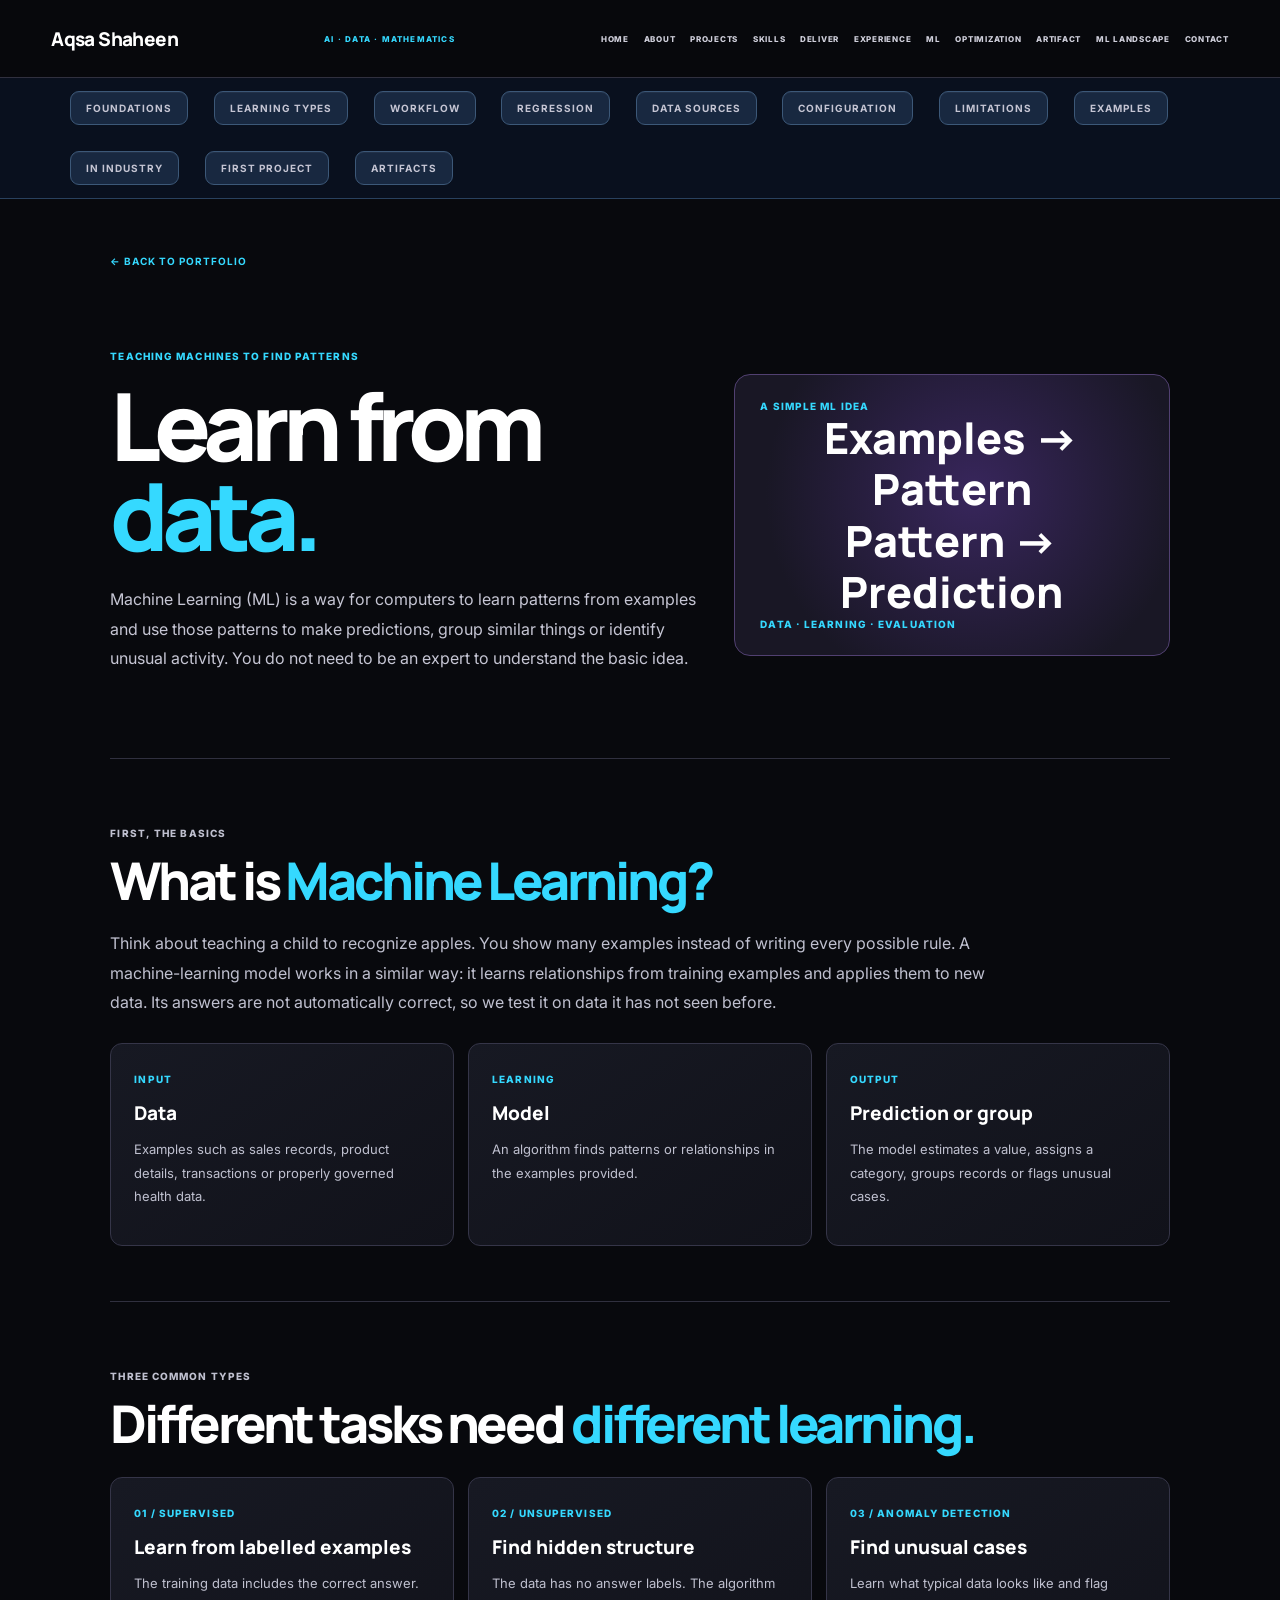
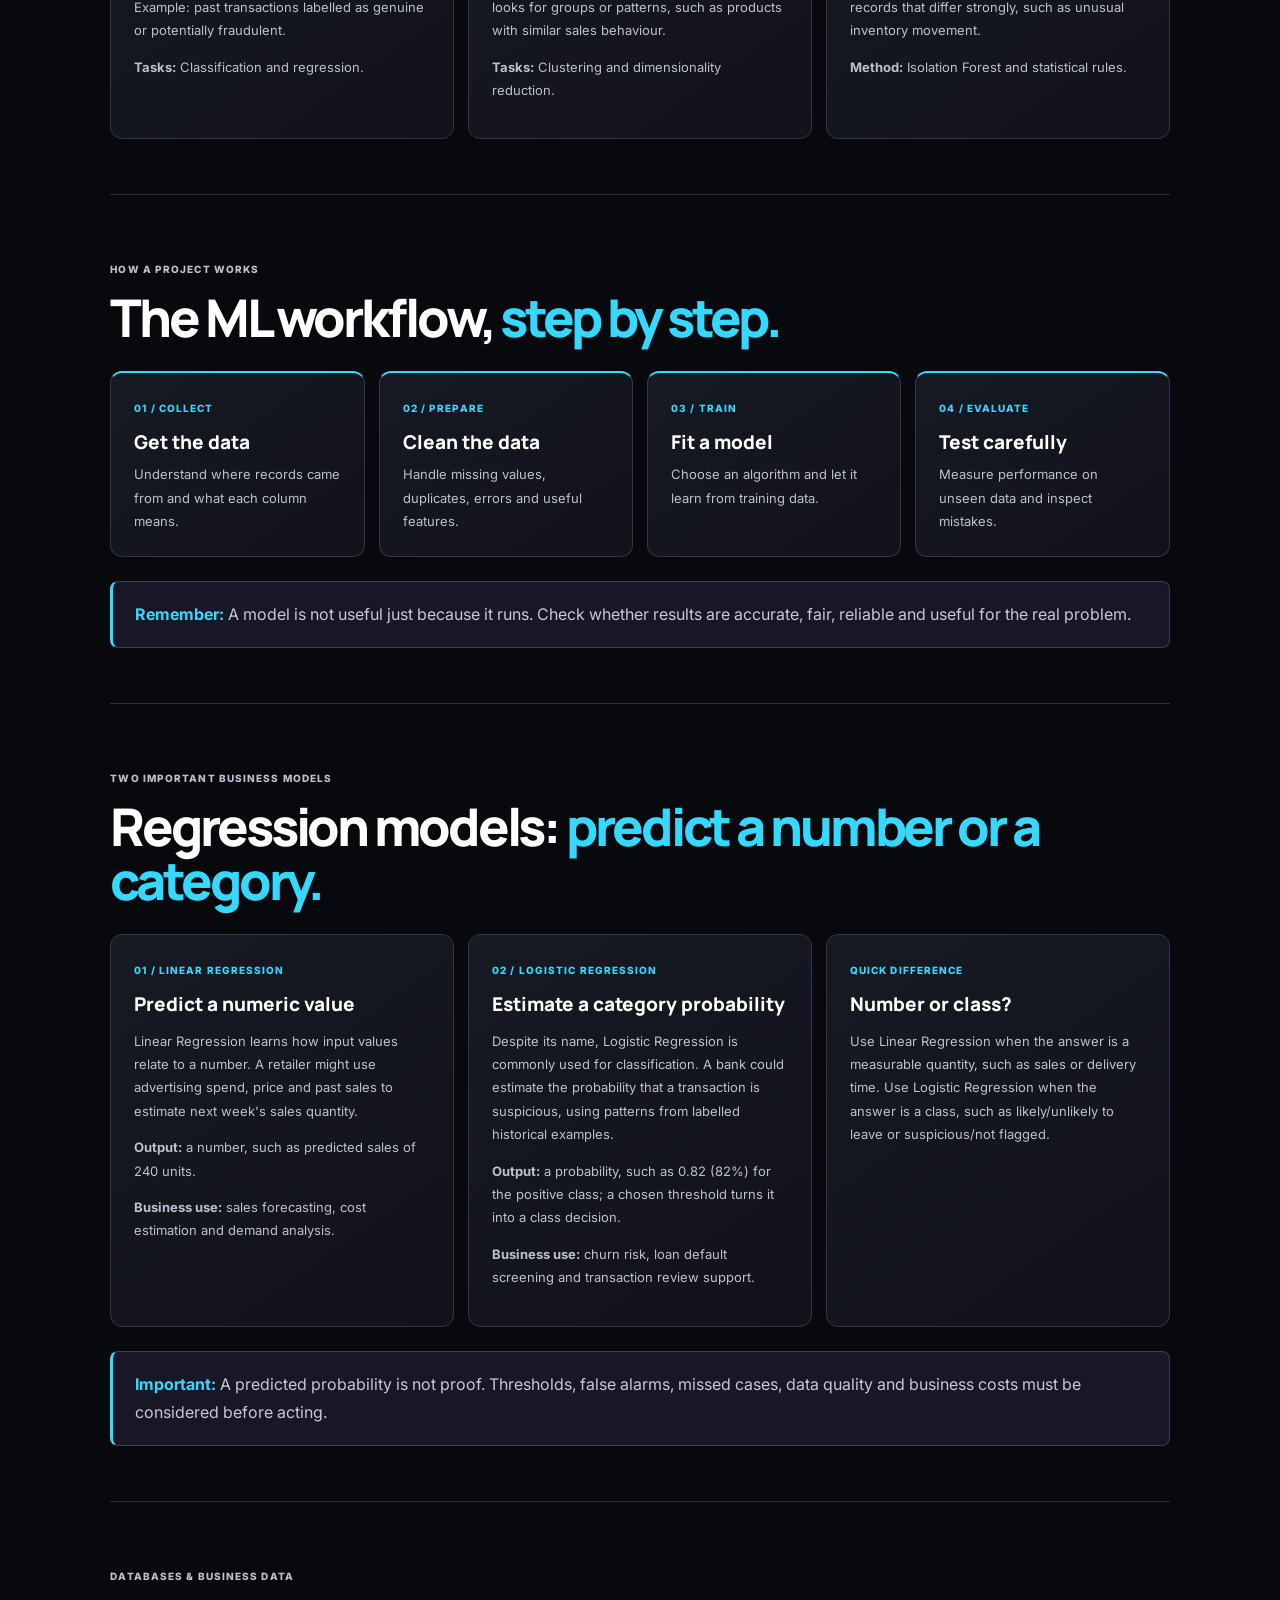
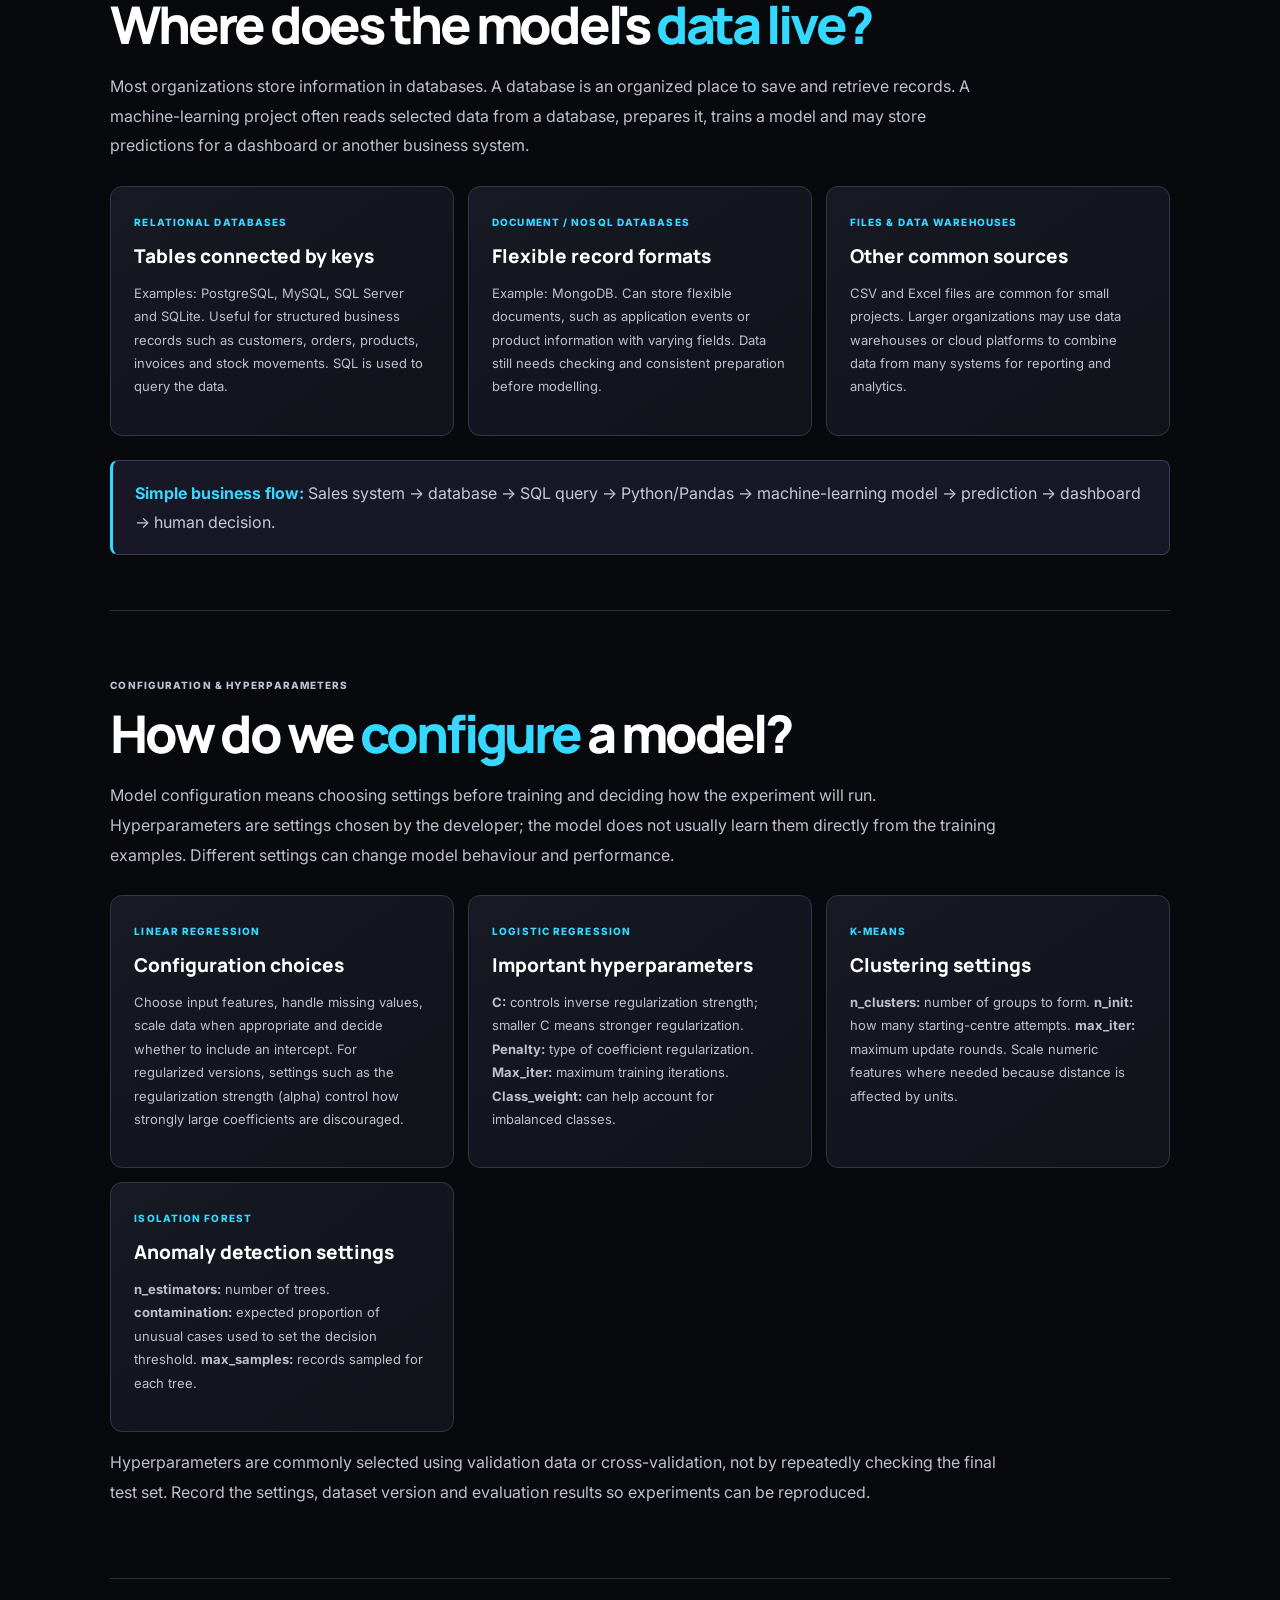
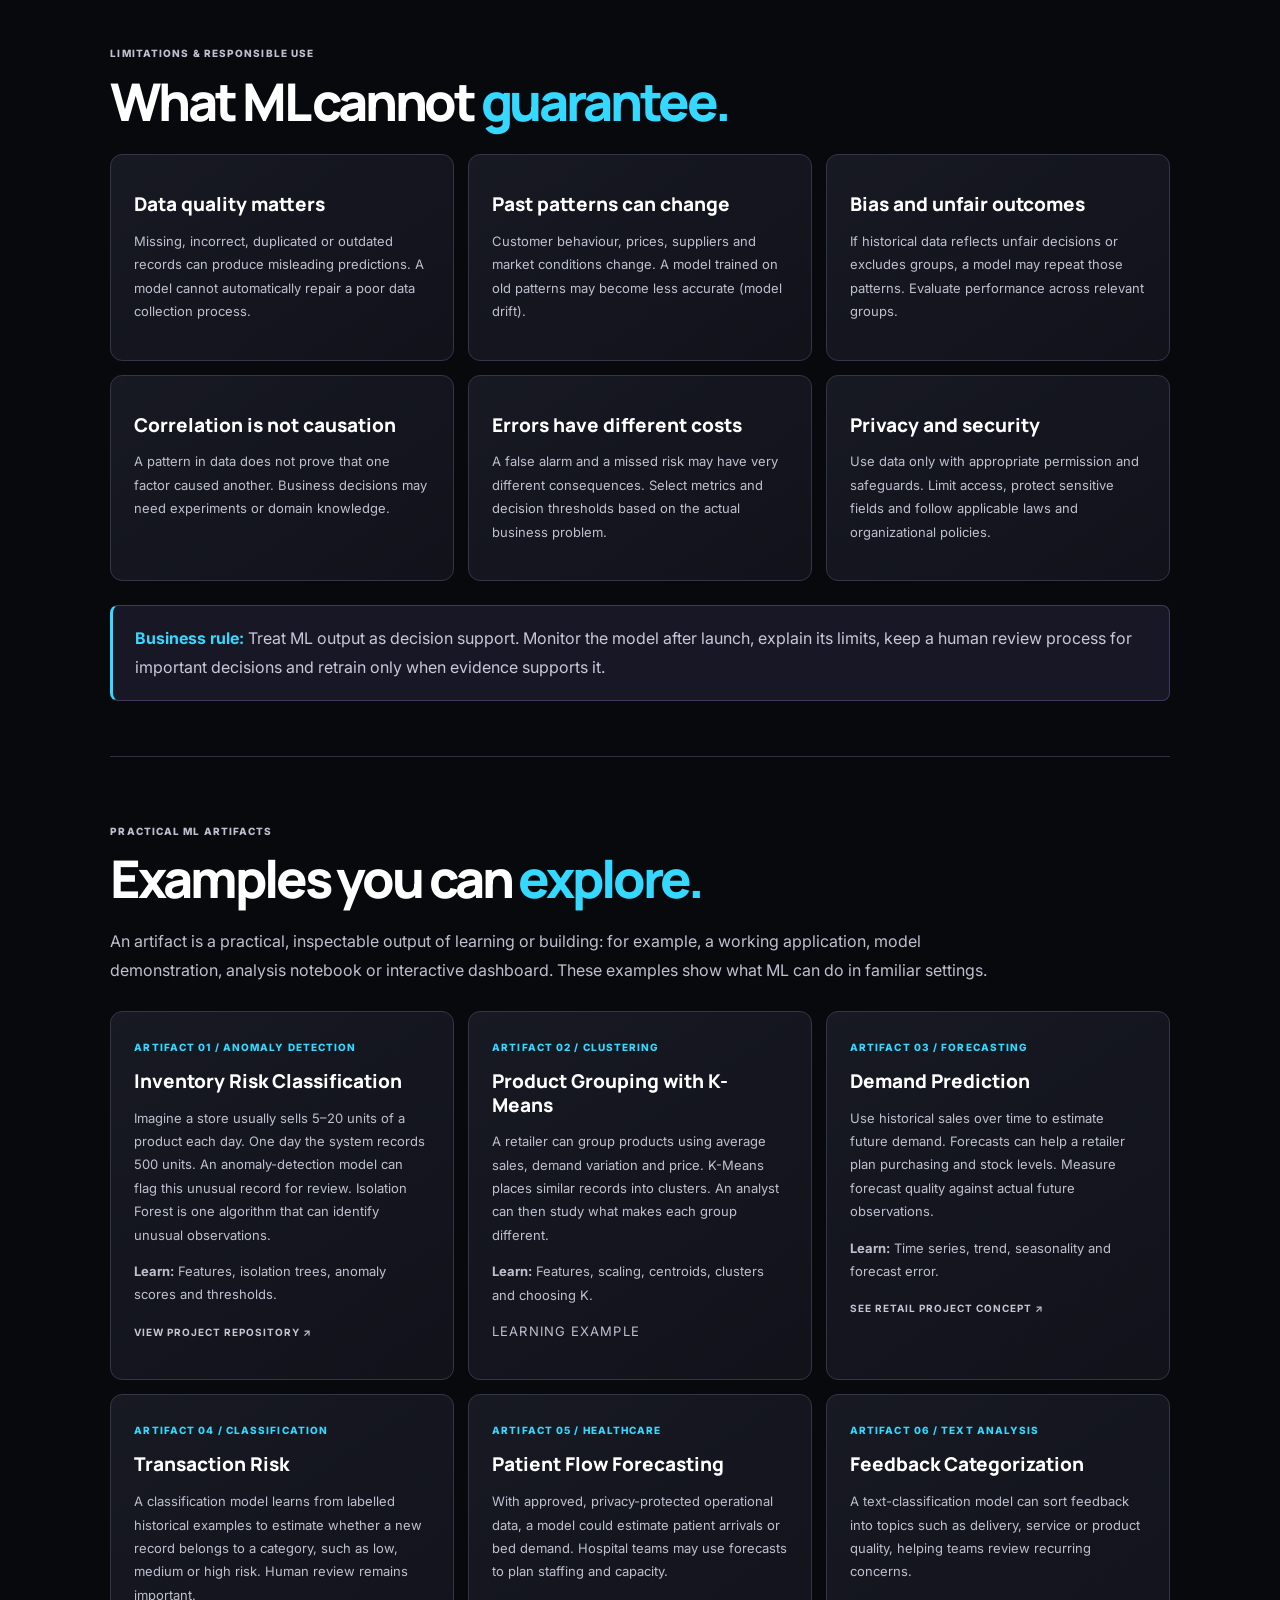
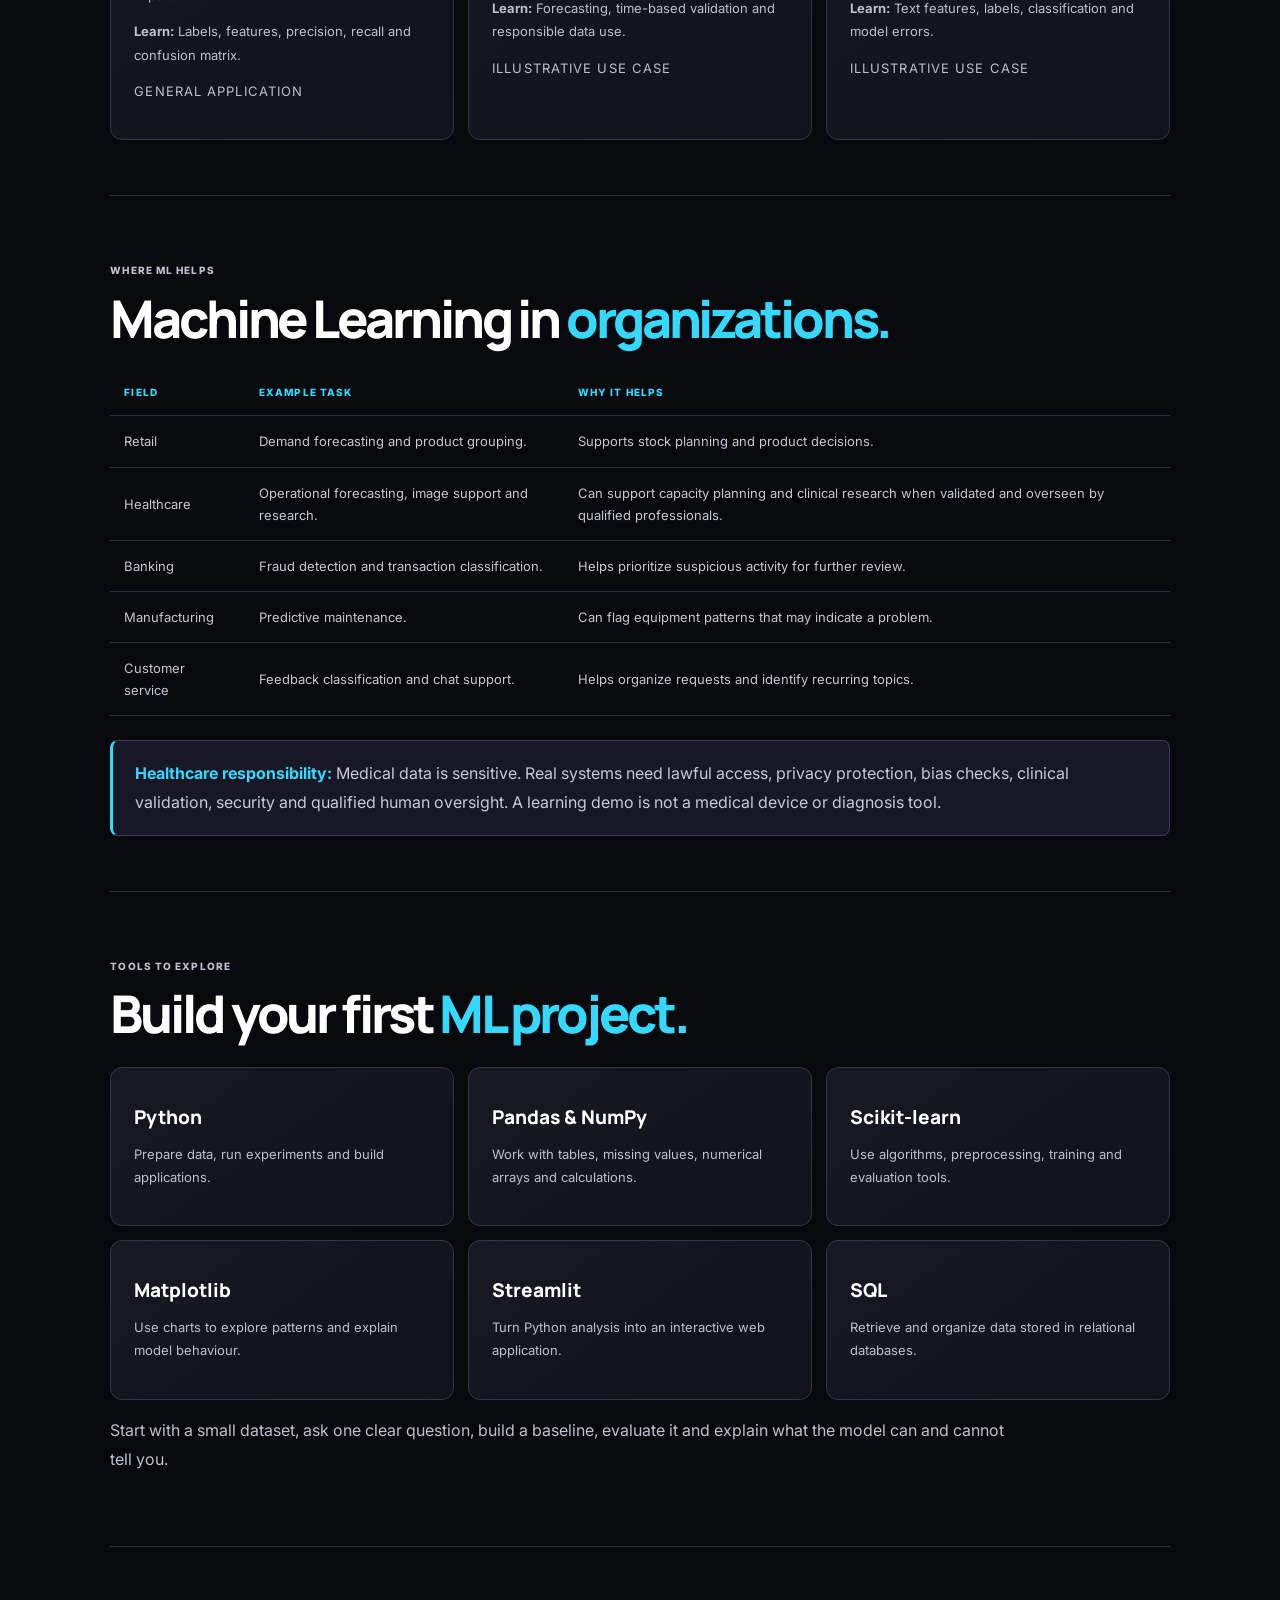
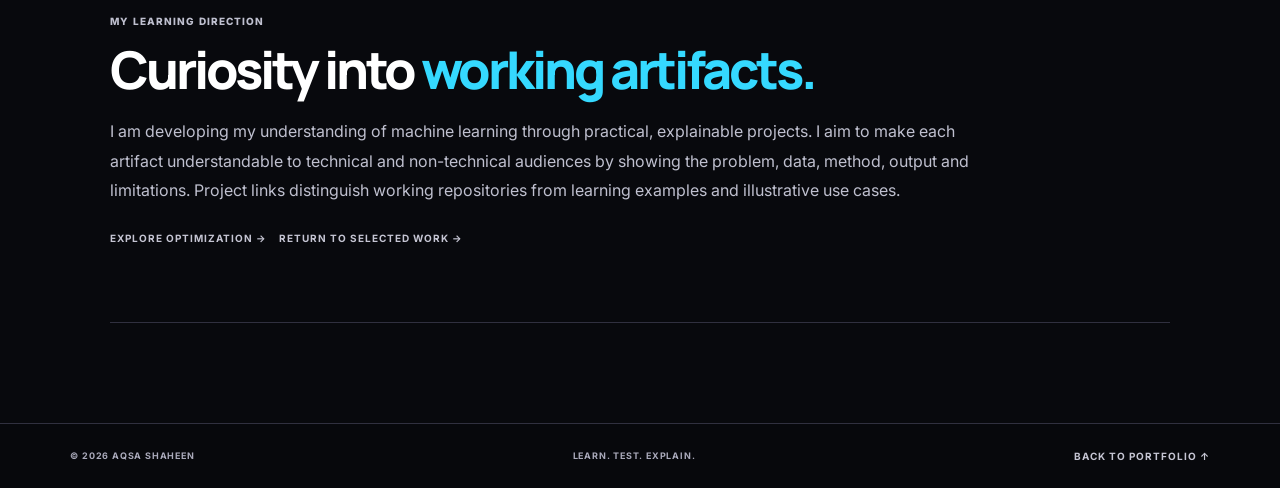
<file: machine-learning.html>
<!DOCTYPE html><html lang="en"><head><meta charset="UTF-8"><meta name="viewport" content="width=device-width,initial-scale=1"><meta name="description" content="Understand machine learning in simple language with practical artifacts and real-world business and healthcare examples."><title>Machine Learning | Aqsa Shaheen</title><link href="https://fonts.googleapis.com/css2?family=Manrope:wght@400;500;600;700;800&family=Inter:wght@400;500;600;700&display=swap" rel="stylesheet"><style>
body{background:#101712;color:#f4f0e8;font-family:'Inter',sans-serif;margin:0}main{max-width:1120px;margin:auto;padding:65px 6vw 90px}.top{display:flex;justify-content:space-between;align-items:center;padding:22px 6vw;border-bottom:1px solid #35483a;gap:18px;flex-wrap:wrap}.brand{color:#b9f27c;text-decoration:none;font-weight:700;font-size:24px}.nav{display:flex;gap:22px;flex-wrap:wrap}.nav a,.back,.link{color:#b9f27c;text-decoration:none;font:11px 'Inter',monospace;letter-spacing:.08em}.eyebrow,.label{font:11px 'Inter',monospace;letter-spacing:.12em;color:#b9f27c;text-transform:uppercase}.hero{padding:55px 0 65px;border-bottom:1px solid #35483a;display:grid;grid-template-columns:1.2fr .8fr;gap:35px;align-items:center}.hero h1{font-size:clamp(52px,8vw,94px);line-height:.95;letter-spacing:-.07em;margin:18px 0 25px}.hero h1 em,h2 em{font-style:normal;color:#b9f27c}.lead{font-size:18px;line-height:1.8;color:#d7cfda}.visual{border:1px solid #66576a;background:radial-gradient(circle,#594a5d,#2b2030 70%);min-height:250px;padding:25px;display:flex;flex-direction:column;justify-content:space-between}.visual strong{font-size:clamp(28px,4vw,43px);text-align:center;line-height:1.3}.visual small{font:10px 'Inter';color:#b9f27c;letter-spacing:.1em}.section{padding:55px 0;border-bottom:1px solid #35483a}.section h2{font-size:clamp(32px,5vw,52px);letter-spacing:-.05em;margin:12px 0 20px}.section>p{color:#d0c6d2;line-height:1.8;max-width:850px}.cards{display:grid;grid-template-columns:repeat(3,1fr);gap:14px;margin-top:25px}.card{background:#2b2030;border:1px solid #4c3e50;padding:23px}.card h3{font-size:20px;margin:15px 0 9px}.card p,.card li{color:#c9bfca;font-size:14px;line-height:1.75}.card ul{padding-left:18px}.steps{display:grid;grid-template-columns:repeat(4,1fr);gap:10px;margin-top:25px}.step{background:#302536;border-top:2px solid #b9f27c;padding:18px}.step b{font:11px 'Inter';color:#b9f27c}.step strong{display:block;margin:12px 0 7px}.step span{font-size:13px;line-height:1.6;color:#c9bfca}.note{background:#302536;border-left:3px solid #b9f27c;padding:20px 23px;margin-top:24px;line-height:1.8;color:#e2dbe4}.note strong{color:#b9f27c}table{width:100%;border-collapse:collapse;margin-top:24px;font-size:14px}th,td{text-align:left;padding:14px;border-bottom:1px solid #35483a;line-height:1.65}th{font:10px 'Inter';color:#b9f27c;letter-spacing:.1em}td{color:#d2c9d4}footer{padding:28px 6vw;border-top:1px solid #35483a;color:#b8acba;font:10px 'Inter';display:flex;justify-content:space-between;gap:15px;flex-wrap:wrap}@media(max-width:760px){.hero{grid-template-columns:1fr}.cards{grid-template-columns:1fr}.steps{grid-template-columns:repeat(2,1fr)}main{padding-top:40px}}@media(max-width:430px){.steps{grid-template-columns:1fr}table{font-size:12px}td,th{padding:9px 6px}}

/* Shared Aqsa portfolio identity — aligned with the main portfolio */
:root{--bg:#29252B;--panel:#353039;--panel2:#403944;--ink:#F5F0EA;--muted:#B9ADB4;--lime:#C99BA6;--line:#514750;--mono:'Inter',monospace;--display:'DM Sans',sans-serif}
*{box-sizing:border-box}
body{background:#29252B!important;color:#F5F0EA!important;font-family:'DM Sans',sans-serif!important}
.top{background:rgba(41,37,43,.96)!important;border-color:#514750!important}
.brand,.brand span{color:#C99BA6!important}
.nav a,.back,.link{color:#DED5CE!important}
.nav a:hover,.back:hover,.link:hover{color:#C99BA6!important}
.eyebrow,.label,.visual small,.step b,.step:before,th{color:#C99BA6!important}
.hero{border-color:#514750!important}
.hero h1{font-family:'DM Sans',sans-serif!important;font-weight:700!important;letter-spacing:-.075em!important}
.hero h1 em,h2 em{color:#C99BA6!important;font-family:'Manrope',serif!important;font-style:italic!important}
.lead{color:#D4C9D0!important}
.visual,.hero-visual{background:radial-gradient(circle at 50% 45%,#715765,#353039 72%)!important;border-color:#766475!important}
.section{border-color:#514750!important}
.section>p,.card p,.card li,td{color:#C9BDC5!important}
.card,.step,.note,.tool,.method-card{background:#403944!important;border-color:#5A4D5A!important}
.card h3,.step strong,.tool h2,.method h2,.method-card h3{color:#F5F0EA!important}
.step{border-top-color:#C99BA6!important}
.note{border-left-color:#C99BA6!important;color:#E4D9DF!important}
.note strong{color:#C99BA6!important}
th{border-color:#514750!important}
td{border-color:#514750!important}
footer{background:#29252B!important;border-color:#514750!important;color:#B9ADB4!important}
footer a{color:#C99BA6!important}
@media(max-width:760px){.top{padding:18px 22px!important}.nav{gap:14px!important}.nav a{font-size:9px!important}}


/* Shared portfolio system: same palette, typography, navigation and spacing as the home page */
:root{--bg:#29252B;--panel:#353039;--panel2:#403944;--ink:#F5F0EA;--muted:#B9ADB4;--lime:#C99BA6;--line:#514750;--mono:'Inter',monospace;--display:'DM Sans',sans-serif}
body{background:#29252B!important;color:#F5F0EA!important;font-family:'DM Sans',sans-serif!important}
.top{background:rgba(41,37,43,.97)!important;border-color:#514750!important;min-height:78px;padding:18px 5.5vw!important;backdrop-filter:blur(18px);z-index:100}
.brand,.brand span{color:#F5F0EA!important}.brand span{color:#C99BA6!important}
nav,.nav{align-items:center;gap:clamp(12px,2vw,28px)!important}
nav a,.nav a,.back,.link{font:10px 'Inter',monospace!important;letter-spacing:1px;color:#DED5CE!important;text-decoration:none}
nav a:hover,.nav a:hover,.back:hover,.link:hover{color:#C99BA6!important}
main{max-width:1200px!important;padding:55px 5.5vw 100px!important}
.hero{border-color:#514750!important}.hero h1{font-family:'DM Sans',sans-serif!important;font-weight:700!important;letter-spacing:-.075em!important}
.hero h1 em,h2 em{color:#C99BA6!important;font-family:'Manrope',serif!important;font-style:italic!important}
.eyebrow,.label,.visual small,.step b,th{color:#C99BA6!important}
.lead{color:#D4C9D0!important}.visual,.hero-visual{background:radial-gradient(circle at 50% 45%,#715765,#353039 72%)!important;border-color:#766475!important}
.section{border-color:#514750!important}.section>p,.card p,.card li,td{color:#C9BDC5!important}
.card,.step,.note,.tool,.method-card{background:#403944!important;border-color:#5A4D5A!important}
.note{border-left-color:#C99BA6!important;color:#E4D9DF!important}.note strong{color:#C99BA6!important}
th,td{border-color:#514750!important}footer{background:#29252B!important;border-color:#514750!important;color:#B9ADB4!important}footer a{color:#C99BA6!important}
@media(max-width:760px){.top{padding:16px 22px!important}.nav,nav{gap:12px!important}.nav a,nav a{font-size:8px!important}main{padding:35px 22px 75px!important}.hero{grid-template-columns:1fr!important}.hero h1{font-size:clamp(52px,13vw,82px)!important}}

/* Shared light theme and full-name identity */
:root{--bg:#f6f8fb;--panel:#fff;--panel2:#edf2f8;--ink:#17243a;--muted:#637188;--lime:#315efb;--line:#dce3ed}
body{background:#f6f8fb!important;color:#17243a!important;font-family:'Inter',sans-serif!important}
.top,.site-header{background:rgba(255,255,255,.96)!important;border-color:#dce3ed!important}
.brand{color:#17243a!important;font-family:'Manrope',sans-serif!important;font-weight:800!important;letter-spacing:-.5px!important}
.brand span{color:#315efb!important}
nav a,.nav a,.back,footer{color:#637188!important}
nav a:hover,.nav a:hover,.back:hover{color:#315efb!important}
.hero h1,.section h2,.tool h2,.method h2{color:#17243a!important;font-family:'Manrope',sans-serif!important}
.hero h1 em,h2 em,.eyebrow,.label,.tag,.tool-head .tag,.hero-visual small,.visual small{color:#315efb!important}
.lead,.intro,.section>p,.card p,.card li{color:#637188!important}
.hero-visual,.visual,.project-visual{background:linear-gradient(145deg,#eaf0ff,#f8faff)!important;border-color:#dce3ed!important;color:#17243a!important}
.card,.tool,.tool-card,.method-card,.step{background:#fff!important;border-color:#dce3ed!important;color:#17243a!important}
.step{border-top-color:#315efb!important}
.note,.disclaimer,.results{background:#edf2ff!important;border-color:#d9e3ff!important;color:#42516b!important}
.result-label,.result-sub,.metric small,.status{color:#315efb!important}
.field input{background:#fff!important;color:#17243a!important;border-color:#dce3ed!important}
.field input:focus{border-color:#315efb!important;box-shadow:0 0 0 2px #315efb20!important}
.metric{background:#f6f8fb!important}
.metric strong{color:#17243a!important}
.status{border-color:#315efb!important}
footer{border-color:#dce3ed!important}

/* Page-specific section tabs — high-contrast dark navigation */
html{scroll-behavior:smooth}.section-tabs{position:sticky;top:0;z-index:90;display:flex;gap:9px;align-items:center;overflow-x:auto;white-space:nowrap;padding:13px max(5.5vw,20px);background:rgba(10,17,31,.97);border-bottom:1px solid #29415e;backdrop-filter:blur(16px);scrollbar-width:thin;scrollbar-color:#35d9ff #101b2e}.section-tabs a{display:inline-flex;align-items:center;padding:10px 15px;border:1px solid #3c5878;border-radius:9px;color:#f1f7ff;background:#182840;text-decoration:none;font:800 10px 'Inter',sans-serif;letter-spacing:.075em;transition:background .2s,border-color .2s,color .2s,transform .2s;box-shadow:inset 0 1px 0 #ffffff0b}.section-tabs a:hover,.section-tabs a:focus{background:#087e9c;color:#fff;border-color:#35d9ff;transform:translateY(-1px);box-shadow:0 5px 18px #00c8ff24}.section-tabs a:focus-visible{outline:2px solid #35d9ff;outline-offset:3px}section[id]{scroll-margin-top:88px}@media(max-width:760px){.section-tabs{padding:11px 18px;gap:7px}.section-tabs a{font-size:9px;padding:9px 12px}}
</style><link rel="stylesheet" href="subpage-theme.css"><style id="mobile-nav-visibility-fix">
@media (max-width: 700px) {
  header.site-header { display:flex!important; flex-direction:column!important; align-items:stretch!important; height:auto!important; min-height:0!important; padding:14px 18px 8px!important; gap:8px!important; overflow:visible!important; }
  header.site-header nav.nav-links { display:flex!important; visibility:visible!important; opacity:1!important; position:static!important; width:100%!important; max-width:100%!important; flex-direction:row!important; flex-wrap:nowrap!important; justify-content:flex-start!important; align-items:center!important; gap:18px!important; padding:10px 2px 12px!important; margin:0!important; overflow-x:auto!important; overflow-y:hidden!important; white-space:nowrap!important; background:transparent!important; border:0!important; border-bottom:1px solid #383848!important; -webkit-overflow-scrolling:touch!important; }
  header.site-header nav.nav-links a { display:inline-flex!important; visibility:visible!important; opacity:1!important; flex:0 0 auto!important; white-space:nowrap!important; font-size:10px!important; padding:6px 0!important; color:#f7f7fb!important; }
  header.site-header .menu-toggle, header.site-header .header-note { display:none!important; }
}
</style>
</head><body><header class="site-header">
  <a class="brand" href="index.html#top" aria-label="Aqsa Shaheen home">Aqsa Shaheen</a>
  <span class="header-note">AI · DATA · MATHEMATICS</span>
  <nav class="nav-links" aria-label="Main navigation">
    <a href="index.html#top">HOME</a>
    <a href="index.html#about">ABOUT</a>
    <a href="index.html#work">PROJECTS</a>
    <a href="index.html#toolkit">SKILLS</a>
    <a href="index.html#services">DELIVER</a>
    <a href="index.html#experience">EXPERIENCE</a>
    <a href="machine-learning.html">ML</a>
    <a href="optimization.html">OPTIMIZATION</a>
    <a href="artifact-lab.html">ARTIFACT</a>
    <a href="ml-landscape.html">ML LANDSCAPE</a>
    <a href="index.html#contact">CONTACT</a>
  </nav>
</header><nav class="section-tabs" aria-label="Page sections"><a href="#ml-foundations">FOUNDATIONS</a><a href="#ml-learning-types">LEARNING TYPES</a><a href="#ml-workflow">WORKFLOW</a><a href="#ml-regression">REGRESSION</a><a href="#ml-data-sources">DATA SOURCES</a><a href="#ml-configuration">CONFIGURATION</a><a href="#ml-limitations">LIMITATIONS</a><a href="#ml-examples">EXAMPLES</a><a href="#ml-organizations">IN INDUSTRY</a><a href="#ml-first-project">FIRST PROJECT</a><a href="#ml-artifacts">ARTIFACTS</a></nav><main><a class="back" href="index.html">← BACK TO PORTFOLIO</a><section class="hero"><div><p class="eyebrow">TEACHING MACHINES TO FIND PATTERNS</p><h1>Learn from<br><em>data.</em></h1><p class="lead">Machine Learning (ML) is a way for computers to learn patterns from examples and use those patterns to make predictions, group similar things or identify unusual activity. You do not need to be an expert to understand the basic idea.</p></div><div class="visual"><small>A SIMPLE ML IDEA</small><strong>Examples → Pattern<br>Pattern → Prediction</strong><small>DATA · LEARNING · EVALUATION</small></div></section>
<section class="section" id="ml-foundations"><p class="eyebrow">FIRST, THE BASICS</p><h2>What is <em>Machine Learning?</em></h2><p>Think about teaching a child to recognize apples. You show many examples instead of writing every possible rule. A machine-learning model works in a similar way: it learns relationships from training examples and applies them to new data. Its answers are not automatically correct, so we test it on data it has not seen before.</p><div class="cards"><article class="card"><span class="label">INPUT</span><h3>Data</h3><p>Examples such as sales records, product details, transactions or properly governed health data.</p></article><article class="card"><span class="label">LEARNING</span><h3>Model</h3><p>An algorithm finds patterns or relationships in the examples provided.</p></article><article class="card"><span class="label">OUTPUT</span><h3>Prediction or group</h3><p>The model estimates a value, assigns a category, groups records or flags unusual cases.</p></article></div></section>
<section class="section" id="ml-learning-types"><p class="eyebrow">THREE COMMON TYPES</p><h2>Different tasks need <em>different learning.</em></h2><div class="cards"><article class="card"><span class="label">01 / SUPERVISED</span><h3>Learn from labelled examples</h3><p>The training data includes the correct answer. Example: past transactions labelled as genuine or potentially fraudulent.</p><p><strong>Tasks:</strong> Classification and regression.</p></article><article class="card"><span class="label">02 / UNSUPERVISED</span><h3>Find hidden structure</h3><p>The data has no answer labels. The algorithm looks for groups or patterns, such as products with similar sales behaviour.</p><p><strong>Tasks:</strong> Clustering and dimensionality reduction.</p></article><article class="card"><span class="label">03 / ANOMALY DETECTION</span><h3>Find unusual cases</h3><p>Learn what typical data looks like and flag records that differ strongly, such as unusual inventory movement.</p><p><strong>Method:</strong> Isolation Forest and statistical rules.</p></article></div></section>
<section class="section" id="ml-workflow"><p class="eyebrow">HOW A PROJECT WORKS</p><h2>The ML workflow, <em>step by step.</em></h2><div class="steps"><div class="step"><b>01 / COLLECT</b><strong>Get the data</strong><span>Understand where records came from and what each column means.</span></div><div class="step"><b>02 / PREPARE</b><strong>Clean the data</strong><span>Handle missing values, duplicates, errors and useful features.</span></div><div class="step"><b>03 / TRAIN</b><strong>Fit a model</strong><span>Choose an algorithm and let it learn from training data.</span></div><div class="step"><b>04 / EVALUATE</b><strong>Test carefully</strong><span>Measure performance on unseen data and inspect mistakes.</span></div></div><div class="note"><strong>Remember:</strong> A model is not useful just because it runs. Check whether results are accurate, fair, reliable and useful for the real problem.</div></section>
<section class="section" id="ml-regression"><p class="eyebrow">TWO IMPORTANT BUSINESS MODELS</p><h2>Regression models: <em>predict a number or a category.</em></h2><div class="cards">
<article class="card"><span class="label">01 / LINEAR REGRESSION</span><h3>Predict a numeric value</h3><p>Linear Regression learns how input values relate to a number. A retailer might use advertising spend, price and past sales to estimate next week's sales quantity.</p><p><strong>Output:</strong> a number, such as predicted sales of 240 units.</p><p><strong>Business use:</strong> sales forecasting, cost estimation and demand analysis.</p></article>
<article class="card"><span class="label">02 / LOGISTIC REGRESSION</span><h3>Estimate a category probability</h3><p>Despite its name, Logistic Regression is commonly used for classification. A bank could estimate the probability that a transaction is suspicious, using patterns from labelled historical examples.</p><p><strong>Output:</strong> a probability, such as 0.82 (82%) for the positive class; a chosen threshold turns it into a class decision.</p><p><strong>Business use:</strong> churn risk, loan default screening and transaction review support.</p></article>
<article class="card"><span class="label">QUICK DIFFERENCE</span><h3>Number or class?</h3><p>Use Linear Regression when the answer is a measurable quantity, such as sales or delivery time. Use Logistic Regression when the answer is a class, such as likely/unlikely to leave or suspicious/not flagged.</p></article>
</div><div class="note"><strong>Important:</strong> A predicted probability is not proof. Thresholds, false alarms, missed cases, data quality and business costs must be considered before acting.</div></section>
<section class="section" id="ml-data-sources"><p class="eyebrow">DATABASES & BUSINESS DATA</p><h2>Where does the model's <em>data live?</em></h2><p>Most organizations store information in databases. A database is an organized place to save and retrieve records. A machine-learning project often reads selected data from a database, prepares it, trains a model and may store predictions for a dashboard or another business system.</p><div class="cards">
<article class="card"><span class="label">RELATIONAL DATABASES</span><h3>Tables connected by keys</h3><p>Examples: PostgreSQL, MySQL, SQL Server and SQLite. Useful for structured business records such as customers, orders, products, invoices and stock movements. SQL is used to query the data.</p></article>
<article class="card"><span class="label">DOCUMENT / NoSQL DATABASES</span><h3>Flexible record formats</h3><p>Example: MongoDB. Can store flexible documents, such as application events or product information with varying fields. Data still needs checking and consistent preparation before modelling.</p></article>
<article class="card"><span class="label">FILES & DATA WAREHOUSES</span><h3>Other common sources</h3><p>CSV and Excel files are common for small projects. Larger organizations may use data warehouses or cloud platforms to combine data from many systems for reporting and analytics.</p></article>
</div><div class="note"><strong>Simple business flow:</strong> Sales system → database → SQL query → Python/Pandas → machine-learning model → prediction → dashboard → human decision.</div></section>
<section class="section" id="ml-configuration"><p class="eyebrow">CONFIGURATION & HYPERPARAMETERS</p><h2>How do we <em>configure</em> a model?</h2><p>Model configuration means choosing settings before training and deciding how the experiment will run. Hyperparameters are settings chosen by the developer; the model does not usually learn them directly from the training examples. Different settings can change model behaviour and performance.</p><div class="cards">
<article class="card"><span class="label">LINEAR REGRESSION</span><h3>Configuration choices</h3><p>Choose input features, handle missing values, scale data when appropriate and decide whether to include an intercept. For regularized versions, settings such as the regularization strength (alpha) control how strongly large coefficients are discouraged.</p></article>
<article class="card"><span class="label">LOGISTIC REGRESSION</span><h3>Important hyperparameters</h3><p><strong>C:</strong> controls inverse regularization strength; smaller C means stronger regularization. <strong>Penalty:</strong> type of coefficient regularization. <strong>Max_iter:</strong> maximum training iterations. <strong>Class_weight:</strong> can help account for imbalanced classes.</p></article>
<article class="card"><span class="label">K-MEANS</span><h3>Clustering settings</h3><p><strong>n_clusters:</strong> number of groups to form. <strong>n_init:</strong> how many starting-centre attempts. <strong>max_iter:</strong> maximum update rounds. Scale numeric features where needed because distance is affected by units.</p></article>
<article class="card"><span class="label">ISOLATION FOREST</span><h3>Anomaly detection settings</h3><p><strong>n_estimators:</strong> number of trees. <strong>contamination:</strong> expected proportion of unusual cases used to set the decision threshold. <strong>max_samples:</strong> records sampled for each tree.</p></article>
</div><p>Hyperparameters are commonly selected using validation data or cross-validation, not by repeatedly checking the final test set. Record the settings, dataset version and evaluation results so experiments can be reproduced.</p></section>
<section class="section" id="ml-limitations"><p class="eyebrow">LIMITATIONS & RESPONSIBLE USE</p><h2>What ML cannot <em>guarantee.</em></h2><div class="cards">
<article class="card"><h3>Data quality matters</h3><p>Missing, incorrect, duplicated or outdated records can produce misleading predictions. A model cannot automatically repair a poor data collection process.</p></article>
<article class="card"><h3>Past patterns can change</h3><p>Customer behaviour, prices, suppliers and market conditions change. A model trained on old patterns may become less accurate (model drift).</p></article>
<article class="card"><h3>Bias and unfair outcomes</h3><p>If historical data reflects unfair decisions or excludes groups, a model may repeat those patterns. Evaluate performance across relevant groups.</p></article>
<article class="card"><h3>Correlation is not causation</h3><p>A pattern in data does not prove that one factor caused another. Business decisions may need experiments or domain knowledge.</p></article>
<article class="card"><h3>Errors have different costs</h3><p>A false alarm and a missed risk may have very different consequences. Select metrics and decision thresholds based on the actual business problem.</p></article>
<article class="card"><h3>Privacy and security</h3><p>Use data only with appropriate permission and safeguards. Limit access, protect sensitive fields and follow applicable laws and organizational policies.</p></article>
</div><div class="note"><strong>Business rule:</strong> Treat ML output as decision support. Monitor the model after launch, explain its limits, keep a human review process for important decisions and retrain only when evidence supports it.</div></section><section class="section" id="ml-examples"><p class="eyebrow">PRACTICAL ML ARTIFACTS</p><h2>Examples you can <em>explore.</em></h2><p>An artifact is a practical, inspectable output of learning or building: for example, a working application, model demonstration, analysis notebook or interactive dashboard. These examples show what ML can do in familiar settings.</p><div class="cards"><article class="card"><span class="label">ARTIFACT 01 / ANOMALY DETECTION</span><h3>Inventory Risk Classification</h3><p>Imagine a store usually sells 5–20 units of a product each day. One day the system records 500 units. An anomaly-detection model can flag this unusual record for review. Isolation Forest is one algorithm that can identify unusual observations.</p><p><strong>Learn:</strong> Features, isolation trees, anomaly scores and thresholds.</p><p><a class="link" href="https://github.com/aqsa745-s/Inventory-Risk-Classification-ML" target="_blank" rel="noopener noreferrer">VIEW PROJECT REPOSITORY ↗</a></p></article><article class="card"><span class="label">ARTIFACT 02 / CLUSTERING</span><h3>Product Grouping with K-Means</h3><p>A retailer can group products using average sales, demand variation and price. K-Means places similar records into clusters. An analyst can then study what makes each group different.</p><p><strong>Learn:</strong> Features, scaling, centroids, clusters and choosing K.</p><p class="label">LEARNING EXAMPLE</p></article><article class="card"><span class="label">ARTIFACT 03 / FORECASTING</span><h3>Demand Prediction</h3><p>Use historical sales over time to estimate future demand. Forecasts can help a retailer plan purchasing and stock levels. Measure forecast quality against actual future observations.</p><p><strong>Learn:</strong> Time series, trend, seasonality and forecast error.</p><p><a class="link" href="index.html#work">SEE RETAIL PROJECT CONCEPT ↗</a></p></article><article class="card"><span class="label">ARTIFACT 04 / CLASSIFICATION</span><h3>Transaction Risk</h3><p>A classification model learns from labelled historical examples to estimate whether a new record belongs to a category, such as low, medium or high risk. Human review remains important.</p><p><strong>Learn:</strong> Labels, features, precision, recall and confusion matrix.</p><p class="label">GENERAL APPLICATION</p></article><article class="card"><span class="label">ARTIFACT 05 / HEALTHCARE</span><h3>Patient Flow Forecasting</h3><p>With approved, privacy-protected operational data, a model could estimate patient arrivals or bed demand. Hospital teams may use forecasts to plan staffing and capacity.</p><p><strong>Learn:</strong> Forecasting, time-based validation and responsible data use.</p><p class="label">ILLUSTRATIVE USE CASE</p></article><article class="card"><span class="label">ARTIFACT 06 / TEXT ANALYSIS</span><h3>Feedback Categorization</h3><p>A text-classification model can sort feedback into topics such as delivery, service or product quality, helping teams review recurring concerns.</p><p><strong>Learn:</strong> Text features, labels, classification and model errors.</p><p class="label">ILLUSTRATIVE USE CASE</p></article></div></section>
<section class="section" id="ml-organizations"><p class="eyebrow">WHERE ML HELPS</p><h2>Machine Learning in <em>organizations.</em></h2><table><thead><tr><th>FIELD</th><th>EXAMPLE TASK</th><th>WHY IT HELPS</th></tr></thead><tbody><tr><td>Retail</td><td>Demand forecasting and product grouping.</td><td>Supports stock planning and product decisions.</td></tr><tr><td>Healthcare</td><td>Operational forecasting, image support and research.</td><td>Can support capacity planning and clinical research when validated and overseen by qualified professionals.</td></tr><tr><td>Banking</td><td>Fraud detection and transaction classification.</td><td>Helps prioritize suspicious activity for further review.</td></tr><tr><td>Manufacturing</td><td>Predictive maintenance.</td><td>Can flag equipment patterns that may indicate a problem.</td></tr><tr><td>Customer service</td><td>Feedback classification and chat support.</td><td>Helps organize requests and identify recurring topics.</td></tr></tbody></table><div class="note"><strong>Healthcare responsibility:</strong> Medical data is sensitive. Real systems need lawful access, privacy protection, bias checks, clinical validation, security and qualified human oversight. A learning demo is not a medical device or diagnosis tool.</div></section>
<section class="section" id="ml-first-project"><p class="eyebrow">TOOLS TO EXPLORE</p><h2>Build your first <em>ML project.</em></h2><div class="cards"><article class="card"><h3>Python</h3><p>Prepare data, run experiments and build applications.</p></article><article class="card"><h3>Pandas & NumPy</h3><p>Work with tables, missing values, numerical arrays and calculations.</p></article><article class="card"><h3>Scikit-learn</h3><p>Use algorithms, preprocessing, training and evaluation tools.</p></article><article class="card"><h3>Matplotlib</h3><p>Use charts to explore patterns and explain model behaviour.</p></article><article class="card"><h3>Streamlit</h3><p>Turn Python analysis into an interactive web application.</p></article><article class="card"><h3>SQL</h3><p>Retrieve and organize data stored in relational databases.</p></article></div><p>Start with a small dataset, ask one clear question, build a baseline, evaluate it and explain what the model can and cannot tell you.</p></section>
<section class="section" id="ml-artifacts"><p class="eyebrow">MY LEARNING DIRECTION</p><h2>Curiosity into <em>working artifacts.</em></h2><p>I am developing my understanding of machine learning through practical, explainable projects. I aim to make each artifact understandable to technical and non-technical audiences by showing the problem, data, method, output and limitations. Project links distinguish working repositories from learning examples and illustrative use cases.</p><p><a class="link" href="optimization.html">EXPLORE OPTIMIZATION →</a> &nbsp; <a class="link" href="index.html#work">RETURN TO SELECTED WORK →</a></p></section></main><footer><span>© 2026 AQSA SHAHEEN</span><span>LEARN. TEST. EXPLAIN.</span><a class="link" href="index.html">BACK TO PORTFOLIO ↑</a></footer></body></html>
</file>
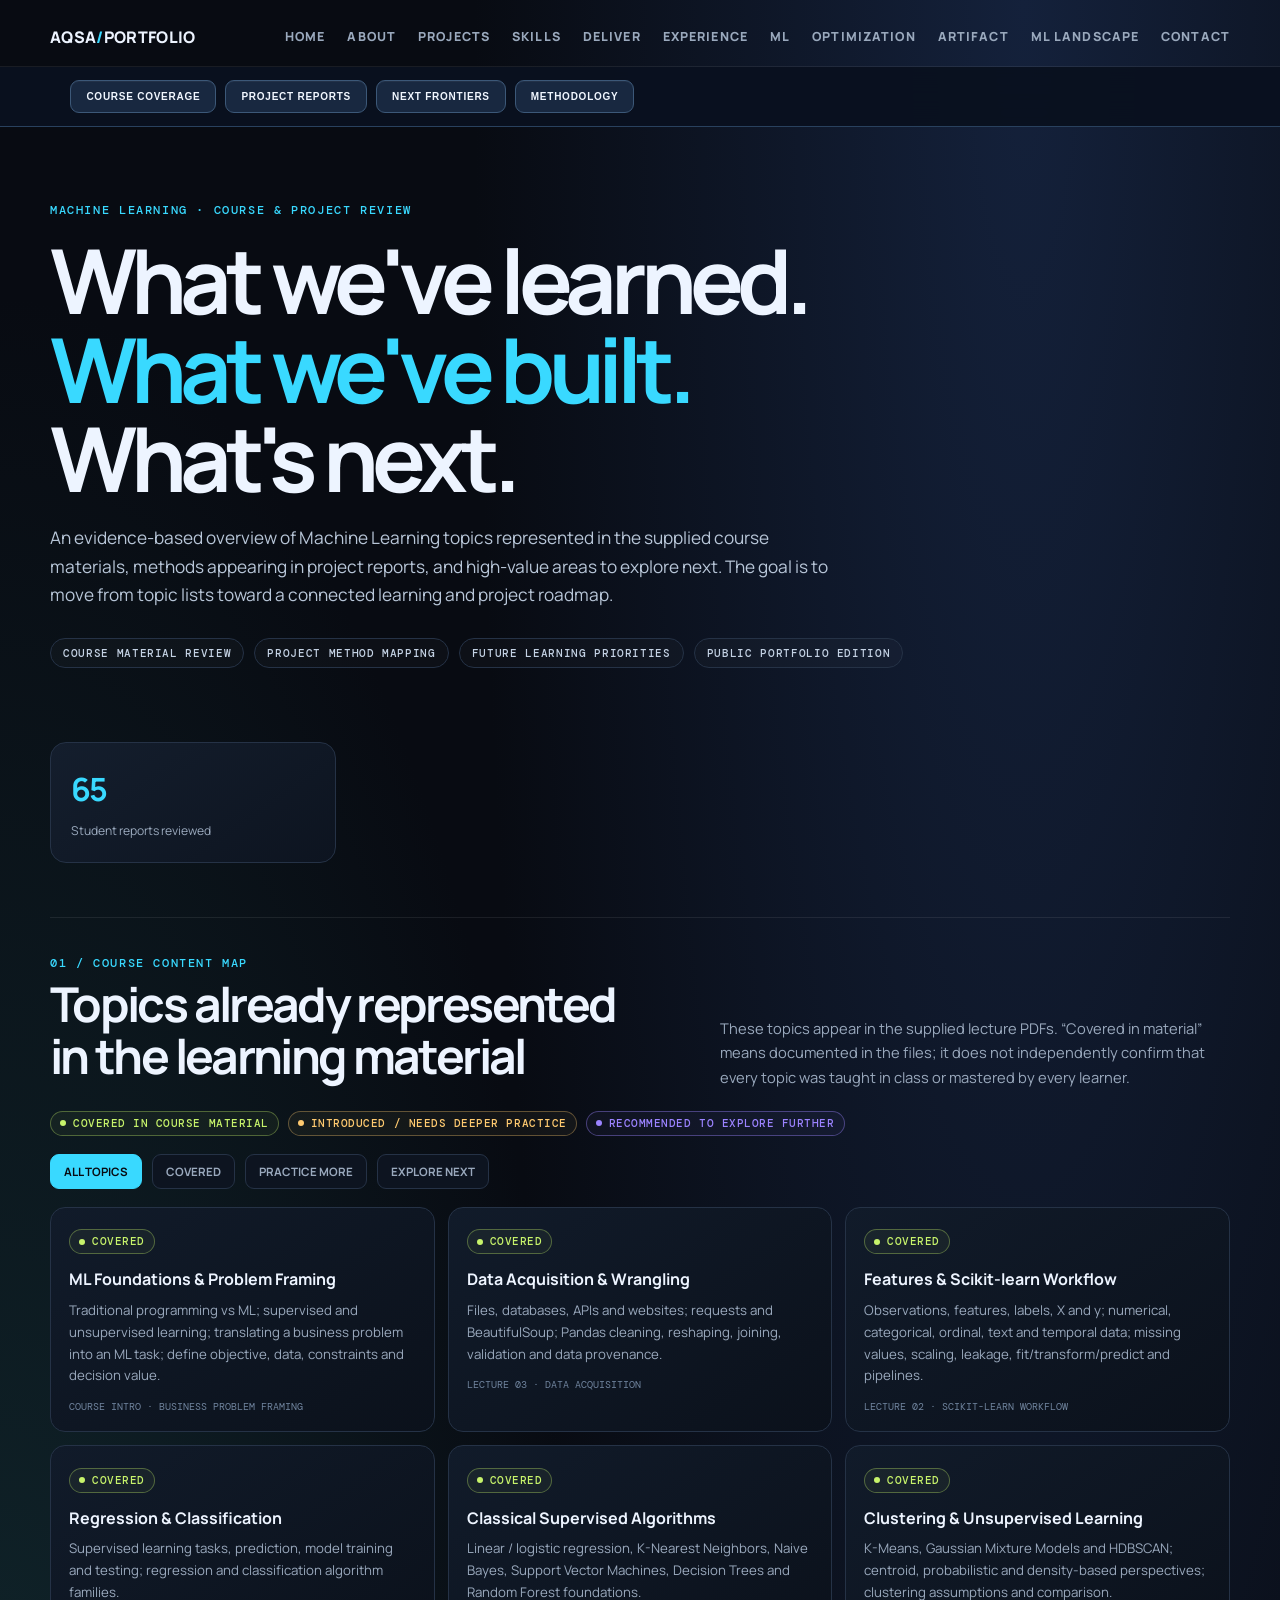
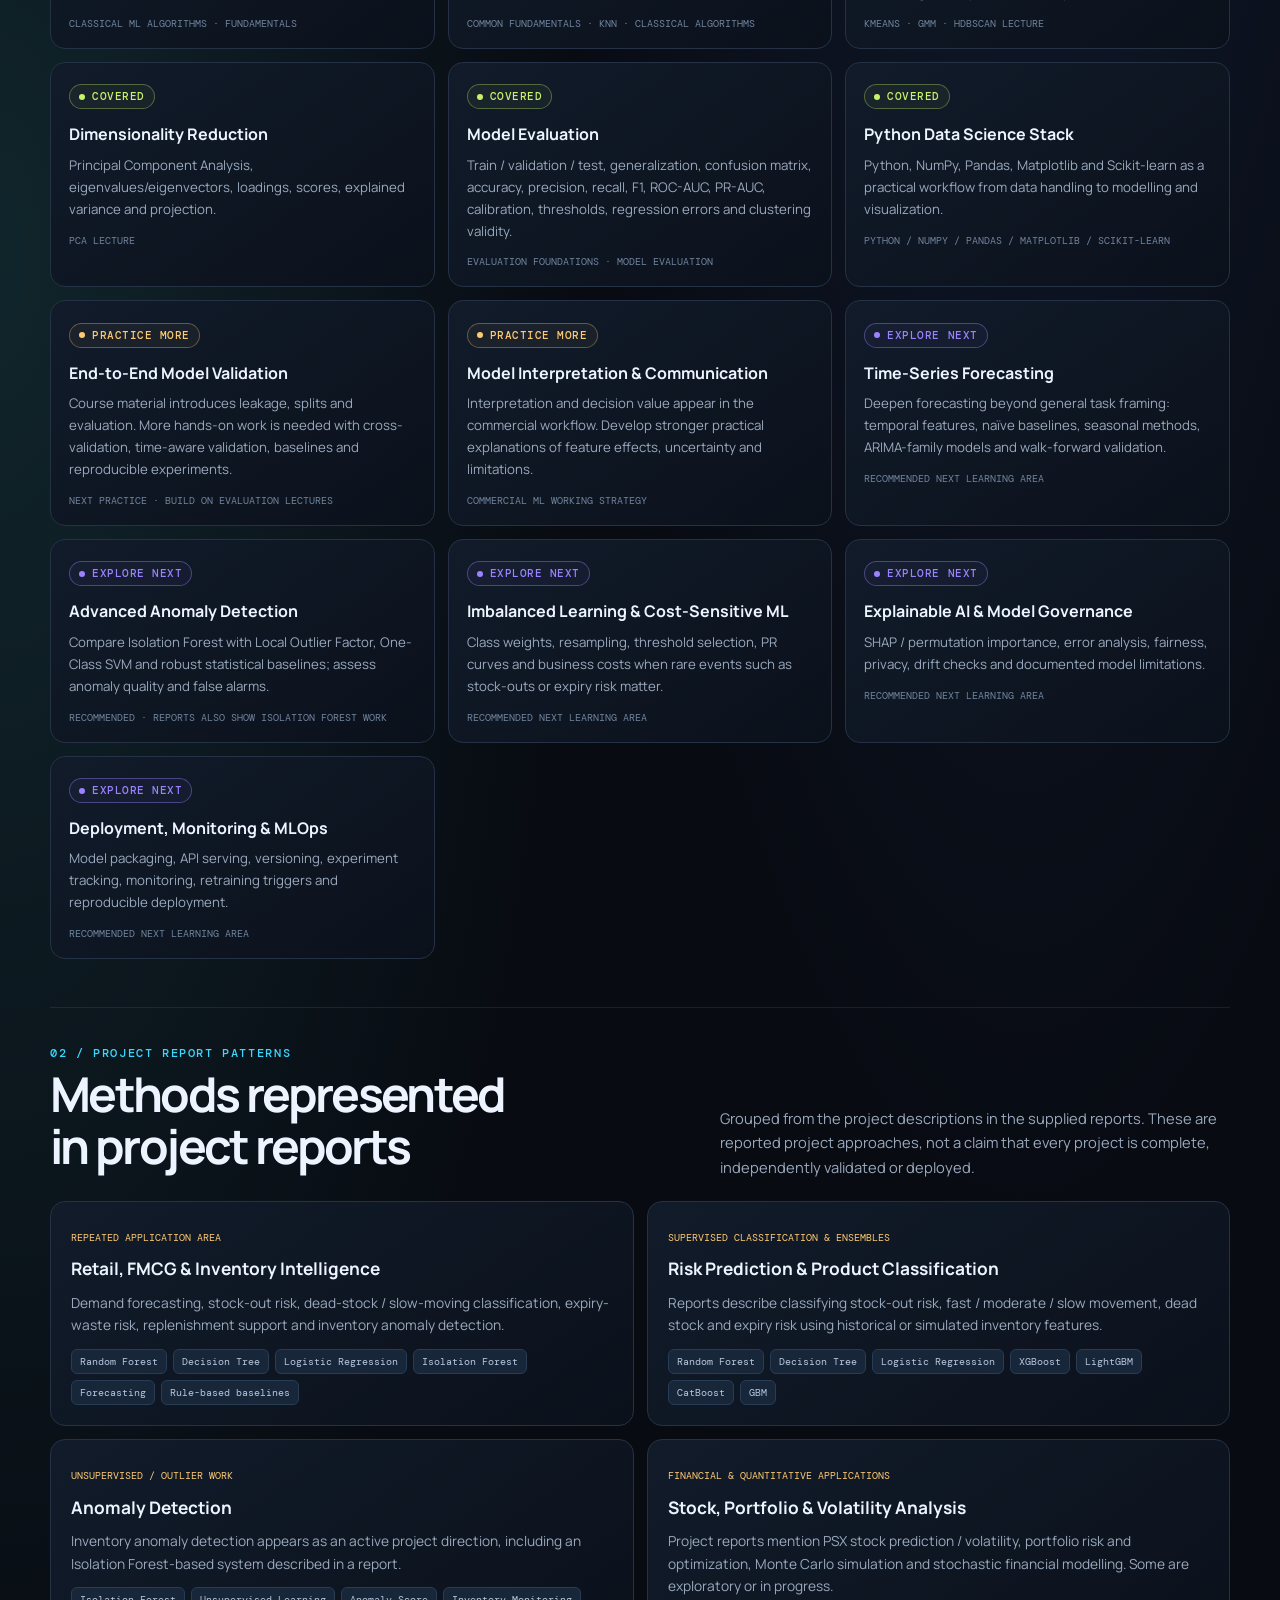
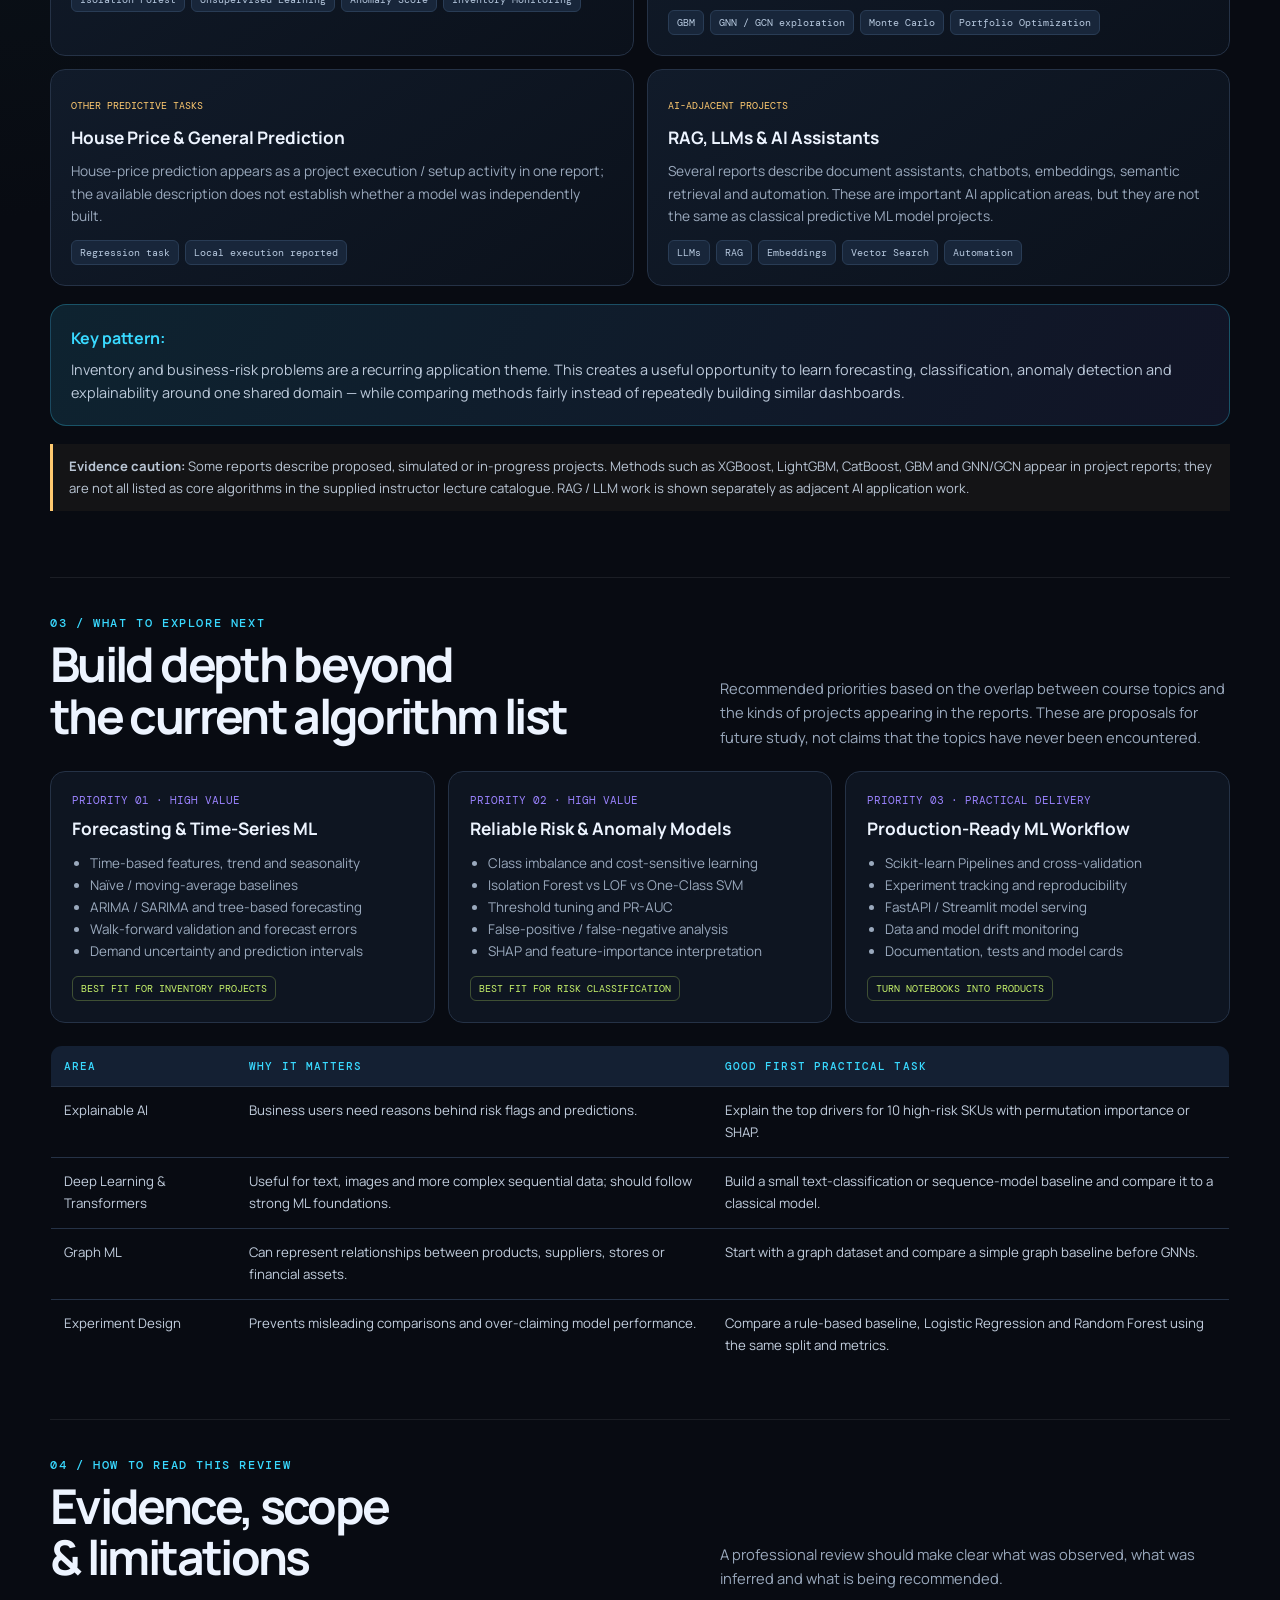
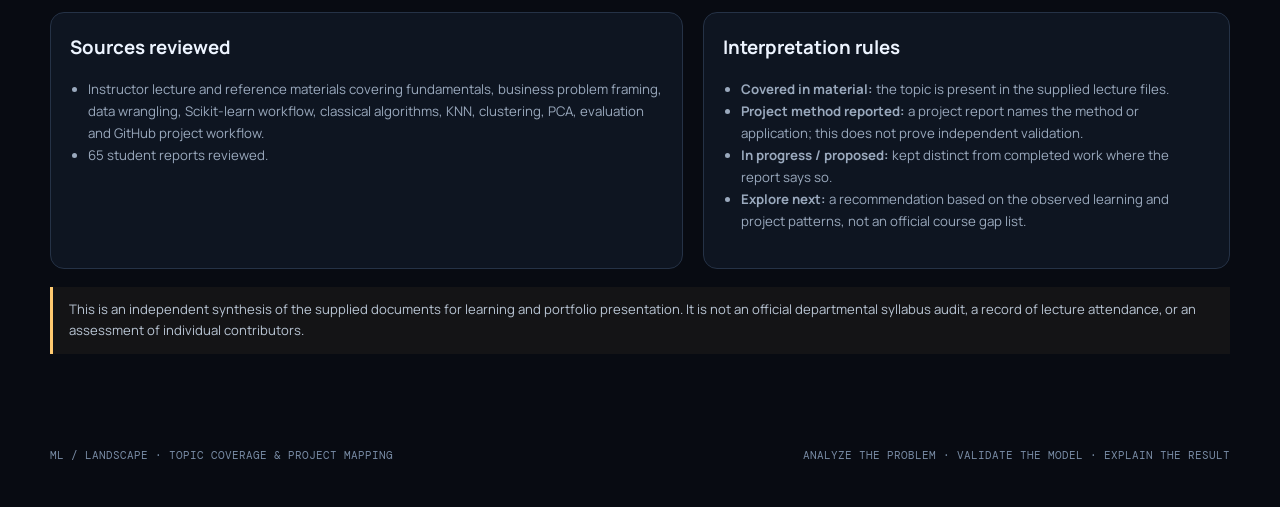
<file: ml-landscape.html>
<!DOCTYPE html>
<html lang="en">
<head>
<meta charset="UTF-8">
<meta name="viewport" content="width=device-width, initial-scale=1.0">
<meta name="theme-color" content="#080b12">
<meta name="description" content="An evidence-based map of Machine Learning topics represented in course materials, methods documented in project reports, and directions for deeper exploration.">
<title>Machine Learning Landscape | Coverage, Projects & Next Frontiers</title>
<link rel="preconnect" href="https://fonts.googleapis.com">
<link rel="preconnect" href="https://fonts.gstatic.com" crossorigin>
<link href="https://fonts.googleapis.com/css2?family=DM+Mono:wght@400;500&family=Manrope:wght@400;500;600;700;800&display=swap" rel="stylesheet">
<style>
:root{--bg:#080b12;--panel:#101724;--panel2:#0d1420;--line:#253246;--text:#edf4ff;--muted:#9aa9bd;--cyan:#39d9ff;--purple:#9b83ff;--lime:#c7f36b;--amber:#ffca70;--red:#ff8d9a;--shadow:0 22px 70px #0008}
*{box-sizing:border-box}html{scroll-behavior:smooth}body{margin:0;background:radial-gradient(ellipse at 80% 0%,#14213b 0,transparent 38%),radial-gradient(ellipse at 0% 35%,#10252b 0,transparent 32%),var(--bg);color:var(--text);font-family:Manrope,system-ui,sans-serif;line-height:1.65}
a{color:inherit;text-decoration:none}.wrap{width:min(1180px,calc(100% - 40px));margin:auto}
header{padding:24px 0 16px;border-bottom:1px solid #ffffff12;position:relative}
.nav{display:flex;justify-content:space-between;align-items:center;gap:20px}.brand{font-weight:800;letter-spacing:.02em}.brand span{color:var(--cyan)}.navlinks{display:flex;gap:22px;flex-wrap:wrap;color:var(--muted);font-size:.78rem;font-weight:800;letter-spacing:.09em}.navlinks a:hover,.navlinks a.active{color:var(--cyan)}
.hero{padding:76px 0 52px;position:relative}.eyebrow,.kicker,.micro{font:500 .72rem 'DM Mono',monospace;letter-spacing:.14em;text-transform:uppercase;color:var(--cyan)}
h1{font-size:clamp(2.8rem,7vw,6.3rem);line-height:.99;letter-spacing:-.07em;margin:18px 0 22px;max-width:980px}h1 em{font-style:normal;color:var(--cyan)}.hero p{max-width:780px;color:#b8c6d8;font-size:1.08rem}.hero-meta{display:flex;gap:10px;flex-wrap:wrap;margin-top:28px}.pill{border:1px solid var(--line);border-radius:99px;padding:7px 12px;color:#c4d2e4;font:500 .68rem 'DM Mono',monospace;letter-spacing:.06em;background:#ffffff05}
.metrics{display:grid;grid-template-columns:repeat(4,1fr);gap:12px;margin:22px 0 54px}.metric{background:linear-gradient(145deg,#141e2d,#0d1420);border:1px solid var(--line);border-radius:16px;padding:20px}.metric strong{display:block;font-size:2rem;letter-spacing:-.06em;color:var(--cyan)}.metric span{font-size:.76rem;color:var(--muted)}
section{padding:38px 0 48px;border-top:1px solid #ffffff14}.section-head{display:flex;justify-content:space-between;gap:28px;align-items:end;margin-bottom:22px}.section-head h2{font-size:clamp(1.8rem,4vw,3rem);line-height:1.08;letter-spacing:-.055em;margin:7px 0}.section-head p{max-width:510px;color:var(--muted);margin:0;font-size:.92rem}
.legend{display:flex;gap:9px;flex-wrap:wrap;margin:18px 0}.status{display:inline-flex;align-items:center;gap:7px;border-radius:99px;padding:5px 9px;font:500 .66rem 'DM Mono',monospace;text-transform:uppercase;letter-spacing:.05em;border:1px solid}.status:before{content:"";width:6px;height:6px;border-radius:50%;background:currentColor}.covered{color:var(--lime);border-color:#c7f36b55;background:#c7f36b0c}.partial{color:var(--amber);border-color:#ffca7055;background:#ffca700c}.explore{color:var(--purple);border-color:#9b83ff66;background:#9b83ff0c}.observed{color:var(--cyan);border-color:#39d9ff55;background:#39d9ff0c}
.toolbar{display:flex;gap:10px;flex-wrap:wrap;margin:18px 0}.filter{border:1px solid var(--line);background:#0d1420;color:var(--muted);padding:9px 13px;border-radius:9px;cursor:pointer;font:700 .72rem Manrope}.filter.active,.filter:hover{color:var(--bg);background:var(--cyan);border-color:var(--cyan)}
.topic-grid{display:grid;grid-template-columns:repeat(3,1fr);gap:13px}.topic{background:linear-gradient(145deg,#111b2a,#0b111b);border:1px solid var(--line);border-radius:15px;padding:18px;min-height:190px;transition:.2s}.topic:hover{transform:translateY(-3px);border-color:#39d9ff77}.topic h3{font-size:1rem;margin:12px 0 7px}.topic p{color:var(--muted);font-size:.83rem;margin:0}.topic .source{font: .65rem 'DM Mono',monospace;color:#70849e;margin-top:13px;display:block}
.project-grid{display:grid;grid-template-columns:repeat(2,1fr);gap:13px}.project{border:1px solid var(--line);background:linear-gradient(145deg,#111b2a,#0b111b);border-radius:15px;padding:20px}.project h3{margin:7px 0 8px;font-size:1.08rem}.project p{color:var(--muted);font-size:.86rem;margin:0 0 12px}.tags{display:flex;gap:6px;flex-wrap:wrap}.tag{font: .65rem 'DM Mono',monospace;padding:5px 8px;border-radius:6px;background:#18263a;color:#b7c9df;border:1px solid #293c55}.project small{color:var(--amber);font: .65rem 'DM Mono',monospace}
.insight{border:1px solid #39d9ff44;background:linear-gradient(120deg,#0e2330,#111426);border-radius:16px;padding:20px;margin-top:18px}.insight strong{color:var(--cyan)}.insight p{margin:6px 0 0;color:#bdcadb;font-size:.9rem}
.path-grid{display:grid;grid-template-columns:repeat(3,1fr);gap:13px}.path{padding:21px;border:1px solid var(--line);border-radius:15px;background:#0e1521}.path .num{font: .7rem 'DM Mono',monospace;color:var(--purple)}.path h3{margin:8px 0;font-size:1.08rem}.path ul{margin:0;padding-left:18px;color:var(--muted);font-size:.84rem}.priority{display:inline-block;margin-top:14px;font: .65rem 'DM Mono',monospace;color:var(--lime);border:1px solid #c7f36b44;border-radius:6px;padding:5px 8px}
.matrix{width:100%;border-collapse:collapse;border:1px solid var(--line);border-radius:12px;overflow:hidden;font-size:.83rem}.matrix th,.matrix td{text-align:left;padding:13px;border-bottom:1px solid var(--line);vertical-align:top}.matrix th{font:500 .67rem 'DM Mono',monospace;letter-spacing:.1em;color:var(--cyan);background:#142033}.matrix td{color:#c2cede}.matrix tr:last-child td{border-bottom:0}
.note{border-left:3px solid var(--amber);padding:12px 16px;background:#ffca700c;color:#b9c5d4;font-size:.82rem;margin:18px 0}.method{display:grid;grid-template-columns:1.2fr 1fr;gap:20px}.method>div{border:1px solid var(--line);border-radius:14px;padding:19px;background:#0e1521}.method h3{margin:0 0 8px}.method p,.method li{color:var(--muted);font-size:.83rem}.method ul{padding-left:18px}
footer{padding:28px 0 45px;color:#788ba4;font: .68rem 'DM Mono',monospace;display:flex;justify-content:space-between;gap:12px;flex-wrap:wrap}
@media(max-width:850px){.topic-grid{grid-template-columns:repeat(2,1fr)}.metrics{grid-template-columns:repeat(2,1fr)}.path-grid{grid-template-columns:1fr}.section-head{display:block}.section-head p{margin-top:10px}}
@media(max-width:580px){.wrap{width:min(100% - 28px,1180px)}.nav{align-items:flex-start;flex-direction:column}.navlinks{gap:12px}.hero{padding:52px 0 32px}.topic-grid,.project-grid,.method{grid-template-columns:1fr}.metrics{gap:8px}.metric{padding:14px}.metric strong{font-size:1.6rem}.matrix{font-size:.72rem}.matrix th,.matrix td{padding:9px}}

/* Page-specific section tabs — high-contrast dark navigation */
html{scroll-behavior:smooth}.section-tabs{position:sticky;top:0;z-index:90;display:flex;gap:9px;align-items:center;overflow-x:auto;white-space:nowrap;padding:13px max(5.5vw,20px);background:rgba(10,17,31,.97);border-bottom:1px solid #29415e;backdrop-filter:blur(16px);scrollbar-width:thin;scrollbar-color:#35d9ff #101b2e}.section-tabs a{display:inline-flex;align-items:center;padding:10px 15px;border:1px solid #3c5878;border-radius:9px;color:#f1f7ff;background:#182840;text-decoration:none;font:800 10px 'Inter',sans-serif;letter-spacing:.075em;transition:background .2s,border-color .2s,color .2s,transform .2s;box-shadow:inset 0 1px 0 #ffffff0b}.section-tabs a:hover,.section-tabs a:focus{background:#087e9c;color:#fff;border-color:#35d9ff;transform:translateY(-1px);box-shadow:0 5px 18px #00c8ff24}.section-tabs a:focus-visible{outline:2px solid #35d9ff;outline-offset:3px}section[id]{scroll-margin-top:88px}@media(max-width:760px){.section-tabs{padding:11px 18px;gap:7px}.section-tabs a{font-size:9px;padding:9px 12px}}
</style>
<style id="mobile-nav-visibility-fix">
@media (max-width: 700px) {
  header.site-header { display:flex!important; flex-direction:column!important; align-items:stretch!important; height:auto!important; min-height:0!important; padding:14px 18px 8px!important; gap:8px!important; overflow:visible!important; }
  header.site-header nav.nav-links { display:flex!important; visibility:visible!important; opacity:1!important; position:static!important; width:100%!important; max-width:100%!important; flex-direction:row!important; flex-wrap:nowrap!important; justify-content:flex-start!important; align-items:center!important; gap:18px!important; padding:10px 2px 12px!important; margin:0!important; overflow-x:auto!important; overflow-y:hidden!important; white-space:nowrap!important; background:transparent!important; border:0!important; border-bottom:1px solid #383848!important; -webkit-overflow-scrolling:touch!important; }
  header.site-header nav.nav-links a { display:inline-flex!important; visibility:visible!important; opacity:1!important; flex:0 0 auto!important; white-space:nowrap!important; font-size:10px!important; padding:6px 0!important; color:#f7f7fb!important; }
  header.site-header .menu-toggle, header.site-header .header-note { display:none!important; }
}
</style>
</head>
<body>
<header><div class="wrap nav"><a class="brand" href="index.html">AQSA<span>/</span>PORTFOLIO</a><nav class="navlinks"><a href="index.html#top">HOME</a><a href="index.html#about">ABOUT</a><a href="index.html#work">PROJECTS</a><a href="index.html#toolkit">SKILLS</a><a href="index.html#services">DELIVER</a><a href="index.html#experience">EXPERIENCE</a><a href="machine-learning.html">ML</a><a href="optimization.html">OPTIMIZATION</a><a href="artifact-lab.html">ARTIFACT</a><a href="ml-landscape.html">ML LANDSCAPE</a><a href="index.html#contact">CONTACT</a></nav></div></header><nav class="section-tabs" aria-label="Page sections"><a href="#coverage">COURSE COVERAGE</a><a href="#projects">PROJECT REPORTS</a><a href="#frontiers">NEXT FRONTIERS</a><a href="#method">METHODOLOGY</a></nav>
<main id="top" class="wrap">
<div class="hero">
 <div class="eyebrow">MACHINE LEARNING · COURSE & PROJECT REVIEW</div>
 <h1>What we've learned.<br><em>What we've built.</em><br>What's next.</h1>
 <p>An evidence-based overview of Machine Learning topics represented in the supplied course materials, methods appearing in project reports, and high-value areas to explore next. The goal is to move from topic lists toward a connected learning and project roadmap.</p>
 <div class="hero-meta"><span class="pill">COURSE MATERIAL REVIEW</span><span class="pill">PROJECT METHOD MAPPING</span><span class="pill">FUTURE LEARNING PRIORITIES</span><span class="pill">PUBLIC PORTFOLIO EDITION</span></div>
</div>
<div class="metrics">
 <div class="metric"><strong>65</strong><span>Student reports reviewed</span></div>
</div>
<section id="coverage">
 <div class="section-head"><div><div class="kicker">01 / COURSE CONTENT MAP</div><h2>Topics already represented<br>in the learning material</h2></div><p>These topics appear in the supplied lecture PDFs. “Covered in material” means documented in the files; it does not independently confirm that every topic was taught in class or mastered by every learner.</p></div>
 <div class="legend"><span class="status covered">Covered in course material</span><span class="status partial">Introduced / needs deeper practice</span><span class="status explore">Recommended to explore further</span></div>
 <div class="toolbar" id="filters">
  <button class="filter active" data-filter="all">ALL TOPICS</button><button class="filter" data-filter="covered">COVERED</button><button class="filter" data-filter="partial">PRACTICE MORE</button><button class="filter" data-filter="explore">EXPLORE NEXT</button>
 </div>
 <div class="topic-grid" id="topicGrid">
  <article class="topic" data-status="covered"><span class="status covered">Covered</span><h3>ML Foundations & Problem Framing</h3><p>Traditional programming vs ML; supervised and unsupervised learning; translating a business problem into an ML task; define objective, data, constraints and decision value.</p><span class="source">COURSE INTRO · BUSINESS PROBLEM FRAMING</span></article>
  <article class="topic" data-status="covered"><span class="status covered">Covered</span><h3>Data Acquisition & Wrangling</h3><p>Files, databases, APIs and websites; requests and BeautifulSoup; Pandas cleaning, reshaping, joining, validation and data provenance.</p><span class="source">LECTURE 03 · DATA ACQUISITION</span></article>
  <article class="topic" data-status="covered"><span class="status covered">Covered</span><h3>Features & Scikit-learn Workflow</h3><p>Observations, features, labels, X and y; numerical, categorical, ordinal, text and temporal data; missing values, scaling, leakage, fit/transform/predict and pipelines.</p><span class="source">LECTURE 02 · SCIKIT-LEARN WORKFLOW</span></article>
  <article class="topic" data-status="covered"><span class="status covered">Covered</span><h3>Regression & Classification</h3><p>Supervised learning tasks, prediction, model training and testing; regression and classification algorithm families.</p><span class="source">CLASSICAL ML ALGORITHMS · FUNDAMENTALS</span></article>
  <article class="topic" data-status="covered"><span class="status covered">Covered</span><h3>Classical Supervised Algorithms</h3><p>Linear / logistic regression, K-Nearest Neighbors, Naive Bayes, Support Vector Machines, Decision Trees and Random Forest foundations.</p><span class="source">COMMON FUNDAMENTALS · KNN · CLASSICAL ALGORITHMS</span></article>
  <article class="topic" data-status="covered"><span class="status covered">Covered</span><h3>Clustering & Unsupervised Learning</h3><p>K-Means, Gaussian Mixture Models and HDBSCAN; centroid, probabilistic and density-based perspectives; clustering assumptions and comparison.</p><span class="source">KMEANS · GMM · HDBSCAN LECTURE</span></article>
  <article class="topic" data-status="covered"><span class="status covered">Covered</span><h3>Dimensionality Reduction</h3><p>Principal Component Analysis, eigenvalues/eigenvectors, loadings, scores, explained variance and projection.</p><span class="source">PCA LECTURE</span></article>
  <article class="topic" data-status="covered"><span class="status covered">Covered</span><h3>Model Evaluation</h3><p>Train / validation / test, generalization, confusion matrix, accuracy, precision, recall, F1, ROC-AUC, PR-AUC, calibration, thresholds, regression errors and clustering validity.</p><span class="source">EVALUATION FOUNDATIONS · MODEL EVALUATION</span></article>
  <article class="topic" data-status="covered"><span class="status covered">Covered</span><h3>Python Data Science Stack</h3><p>Python, NumPy, Pandas, Matplotlib and Scikit-learn as a practical workflow from data handling to modelling and visualization.</p><span class="source">PYTHON / NUMPY / PANDAS / MATPLOTLIB / SCIKIT-LEARN</span></article>
  <article class="topic" data-status="partial"><span class="status partial">Practice more</span><h3>End-to-End Model Validation</h3><p>Course material introduces leakage, splits and evaluation. More hands-on work is needed with cross-validation, time-aware validation, baselines and reproducible experiments.</p><span class="source">NEXT PRACTICE · BUILD ON EVALUATION LECTURES</span></article>
  <article class="topic" data-status="partial"><span class="status partial">Practice more</span><h3>Model Interpretation & Communication</h3><p>Interpretation and decision value appear in the commercial workflow. Develop stronger practical explanations of feature effects, uncertainty and limitations.</p><span class="source">COMMERCIAL ML WORKING STRATEGY</span></article>
  <article class="topic" data-status="explore"><span class="status explore">Explore next</span><h3>Time-Series Forecasting</h3><p>Deepen forecasting beyond general task framing: temporal features, naïve baselines, seasonal methods, ARIMA-family models and walk-forward validation.</p><span class="source">RECOMMENDED NEXT LEARNING AREA</span></article>
  <article class="topic" data-status="explore"><span class="status explore">Explore next</span><h3>Advanced Anomaly Detection</h3><p>Compare Isolation Forest with Local Outlier Factor, One-Class SVM and robust statistical baselines; assess anomaly quality and false alarms.</p><span class="source">RECOMMENDED · REPORTS ALSO SHOW ISOLATION FOREST WORK</span></article>
  <article class="topic" data-status="explore"><span class="status explore">Explore next</span><h3>Imbalanced Learning & Cost-Sensitive ML</h3><p>Class weights, resampling, threshold selection, PR curves and business costs when rare events such as stock-outs or expiry risk matter.</p><span class="source">RECOMMENDED NEXT LEARNING AREA</span></article>
  <article class="topic" data-status="explore"><span class="status explore">Explore next</span><h3>Explainable AI & Model Governance</h3><p>SHAP / permutation importance, error analysis, fairness, privacy, drift checks and documented model limitations.</p><span class="source">RECOMMENDED NEXT LEARNING AREA</span></article>
  <article class="topic" data-status="explore"><span class="status explore">Explore next</span><h3>Deployment, Monitoring & MLOps</h3><p>Model packaging, API serving, versioning, experiment tracking, monitoring, retraining triggers and reproducible deployment.</p><span class="source">RECOMMENDED NEXT LEARNING AREA</span></article>
 </div>
</section>
<section id="projects">
 <div class="section-head"><div><div class="kicker">02 / PROJECT REPORT PATTERNS</div><h2>Methods represented<br>in project reports</h2></div><p>Grouped from the project descriptions in the supplied reports. These are reported project approaches, not a claim that every project is complete, independently validated or deployed.</p></div>
 <div class="project-grid">
  <article class="project"><small>REPEATED APPLICATION AREA</small><h3>Retail, FMCG & Inventory Intelligence</h3><p>Demand forecasting, stock-out risk, dead-stock / slow-moving classification, expiry-waste risk, replenishment support and inventory anomaly detection.</p><div class="tags"><span class="tag">Random Forest</span><span class="tag">Decision Tree</span><span class="tag">Logistic Regression</span><span class="tag">Isolation Forest</span><span class="tag">Forecasting</span><span class="tag">Rule-based baselines</span></div></article>
  <article class="project"><small>SUPERVISED CLASSIFICATION & ENSEMBLES</small><h3>Risk Prediction & Product Classification</h3><p>Reports describe classifying stock-out risk, fast / moderate / slow movement, dead stock and expiry risk using historical or simulated inventory features.</p><div class="tags"><span class="tag">Random Forest</span><span class="tag">Decision Tree</span><span class="tag">Logistic Regression</span><span class="tag">XGBoost</span><span class="tag">LightGBM</span><span class="tag">CatBoost</span><span class="tag">GBM</span></div></article>
  <article class="project"><small>UNSUPERVISED / OUTLIER WORK</small><h3>Anomaly Detection</h3><p>Inventory anomaly detection appears as an active project direction, including an Isolation Forest-based system described in a report.</p><div class="tags"><span class="tag">Isolation Forest</span><span class="tag">Unsupervised Learning</span><span class="tag">Anomaly Score</span><span class="tag">Inventory Monitoring</span></div></article>
  <article class="project"><small>FINANCIAL & QUANTITATIVE APPLICATIONS</small><h3>Stock, Portfolio & Volatility Analysis</h3><p>Project reports mention PSX stock prediction / volatility, portfolio risk and optimization, Monte Carlo simulation and stochastic financial modelling. Some are exploratory or in progress.</p><div class="tags"><span class="tag">GBM</span><span class="tag">GNN / GCN exploration</span><span class="tag">Monte Carlo</span><span class="tag">Portfolio Optimization</span></div></article>
  <article class="project"><small>OTHER PREDICTIVE TASKS</small><h3>House Price & General Prediction</h3><p>House-price prediction appears as a project execution / setup activity in one report; the available description does not establish whether a model was independently built.</p><div class="tags"><span class="tag">Regression task</span><span class="tag">Local execution reported</span></div></article>
  <article class="project"><small>AI-ADJACENT PROJECTS</small><h3>RAG, LLMs & AI Assistants</h3><p>Several reports describe document assistants, chatbots, embeddings, semantic retrieval and automation. These are important AI application areas, but they are not the same as classical predictive ML model projects.</p><div class="tags"><span class="tag">LLMs</span><span class="tag">RAG</span><span class="tag">Embeddings</span><span class="tag">Vector Search</span><span class="tag">Automation</span></div></article>
 </div>
 <div class="insight"><strong>Key pattern:</strong><p>Inventory and business-risk problems are a recurring application theme. This creates a useful opportunity to learn forecasting, classification, anomaly detection and explainability around one shared domain — while comparing methods fairly instead of repeatedly building similar dashboards.</p></div>
 <div class="note"><b>Evidence caution:</b> Some reports describe proposed, simulated or in-progress projects. Methods such as XGBoost, LightGBM, CatBoost, GBM and GNN/GCN appear in project reports; they are not all listed as core algorithms in the supplied instructor lecture catalogue. RAG / LLM work is shown separately as adjacent AI application work.</div>
</section>
<section id="frontiers">
 <div class="section-head"><div><div class="kicker">03 / WHAT TO EXPLORE NEXT</div><h2>Build depth beyond<br>the current algorithm list</h2></div><p>Recommended priorities based on the overlap between course topics and the kinds of projects appearing in the reports. These are proposals for future study, not claims that the topics have never been encountered.</p></div>
 <div class="path-grid">
  <article class="path"><div class="num">PRIORITY 01 · HIGH VALUE</div><h3>Forecasting & Time-Series ML</h3><ul><li>Time-based features, trend and seasonality</li><li>Naïve / moving-average baselines</li><li>ARIMA / SARIMA and tree-based forecasting</li><li>Walk-forward validation and forecast errors</li><li>Demand uncertainty and prediction intervals</li></ul><span class="priority">BEST FIT FOR INVENTORY PROJECTS</span></article>
  <article class="path"><div class="num">PRIORITY 02 · HIGH VALUE</div><h3>Reliable Risk & Anomaly Models</h3><ul><li>Class imbalance and cost-sensitive learning</li><li>Isolation Forest vs LOF vs One-Class SVM</li><li>Threshold tuning and PR-AUC</li><li>False-positive / false-negative analysis</li><li>SHAP and feature-importance interpretation</li></ul><span class="priority">BEST FIT FOR RISK CLASSIFICATION</span></article>
  <article class="path"><div class="num">PRIORITY 03 · PRACTICAL DELIVERY</div><h3>Production-Ready ML Workflow</h3><ul><li>Scikit-learn Pipelines and cross-validation</li><li>Experiment tracking and reproducibility</li><li>FastAPI / Streamlit model serving</li><li>Data and model drift monitoring</li><li>Documentation, tests and model cards</li></ul><span class="priority">TURN NOTEBOOKS INTO PRODUCTS</span></article>
 </div>
 <div style="overflow-x:auto;margin-top:22px"><table class="matrix"><thead><tr><th>AREA</th><th>WHY IT MATTERS</th><th>GOOD FIRST PRACTICAL TASK</th></tr></thead><tbody>
 <tr><td>Explainable AI</td><td>Business users need reasons behind risk flags and predictions.</td><td>Explain the top drivers for 10 high-risk SKUs with permutation importance or SHAP.</td></tr>
 <tr><td>Deep Learning & Transformers</td><td>Useful for text, images and more complex sequential data; should follow strong ML foundations.</td><td>Build a small text-classification or sequence-model baseline and compare it to a classical model.</td></tr>
 <tr><td>Graph ML</td><td>Can represent relationships between products, suppliers, stores or financial assets.</td><td>Start with a graph dataset and compare a simple graph baseline before GNNs.</td></tr>
 <tr><td>Experiment Design</td><td>Prevents misleading comparisons and over-claiming model performance.</td><td>Compare a rule-based baseline, Logistic Regression and Random Forest using the same split and metrics.</td></tr>
 </tbody></table></div>
</section>
<section id="method">
 <div class="section-head"><div><div class="kicker">04 / HOW TO READ THIS REVIEW</div><h2>Evidence, scope<br>& limitations</h2></div><p>A professional review should make clear what was observed, what was inferred and what is being recommended.</p></div>
 <div class="method">
  <div><h3>Sources reviewed</h3><ul><li>Instructor lecture and reference materials covering fundamentals, business problem framing, data wrangling, Scikit-learn workflow, classical algorithms, KNN, clustering, PCA, evaluation and GitHub project workflow.</li><li>65 student reports reviewed.</li></ul></div>
  <div><h3>Interpretation rules</h3><ul><li><b>Covered in material:</b> the topic is present in the supplied lecture files.</li><li><b>Project method reported:</b> a project report names the method or application; this does not prove independent validation.</li><li><b>In progress / proposed:</b> kept distinct from completed work where the report says so.</li><li><b>Explore next:</b> a recommendation based on the observed learning and project patterns, not an official course gap list.</li></ul></div>
 </div>
 <div class="note">This is an independent synthesis of the supplied documents for learning and portfolio presentation. It is not an official departmental syllabus audit, a record of lecture attendance, or an assessment of individual contributors.</div>
</section>
</main>
<footer class="wrap"><span>ML / LANDSCAPE · TOPIC COVERAGE & PROJECT MAPPING</span><span>ANALYZE THE PROBLEM · VALIDATE THE MODEL · EXPLAIN THE RESULT</span></footer>
<script>
const buttons=[...document.querySelectorAll('.filter')], cards=[...document.querySelectorAll('.topic')];
buttons.forEach(btn=>btn.addEventListener('click',()=>{
 buttons.forEach(b=>b.classList.toggle('active',b===btn));
 const f=btn.dataset.filter;
 cards.forEach(card=>card.hidden=!(f==='all'||card.dataset.status===f));
}));
</script>
</body>
</html>
</file>
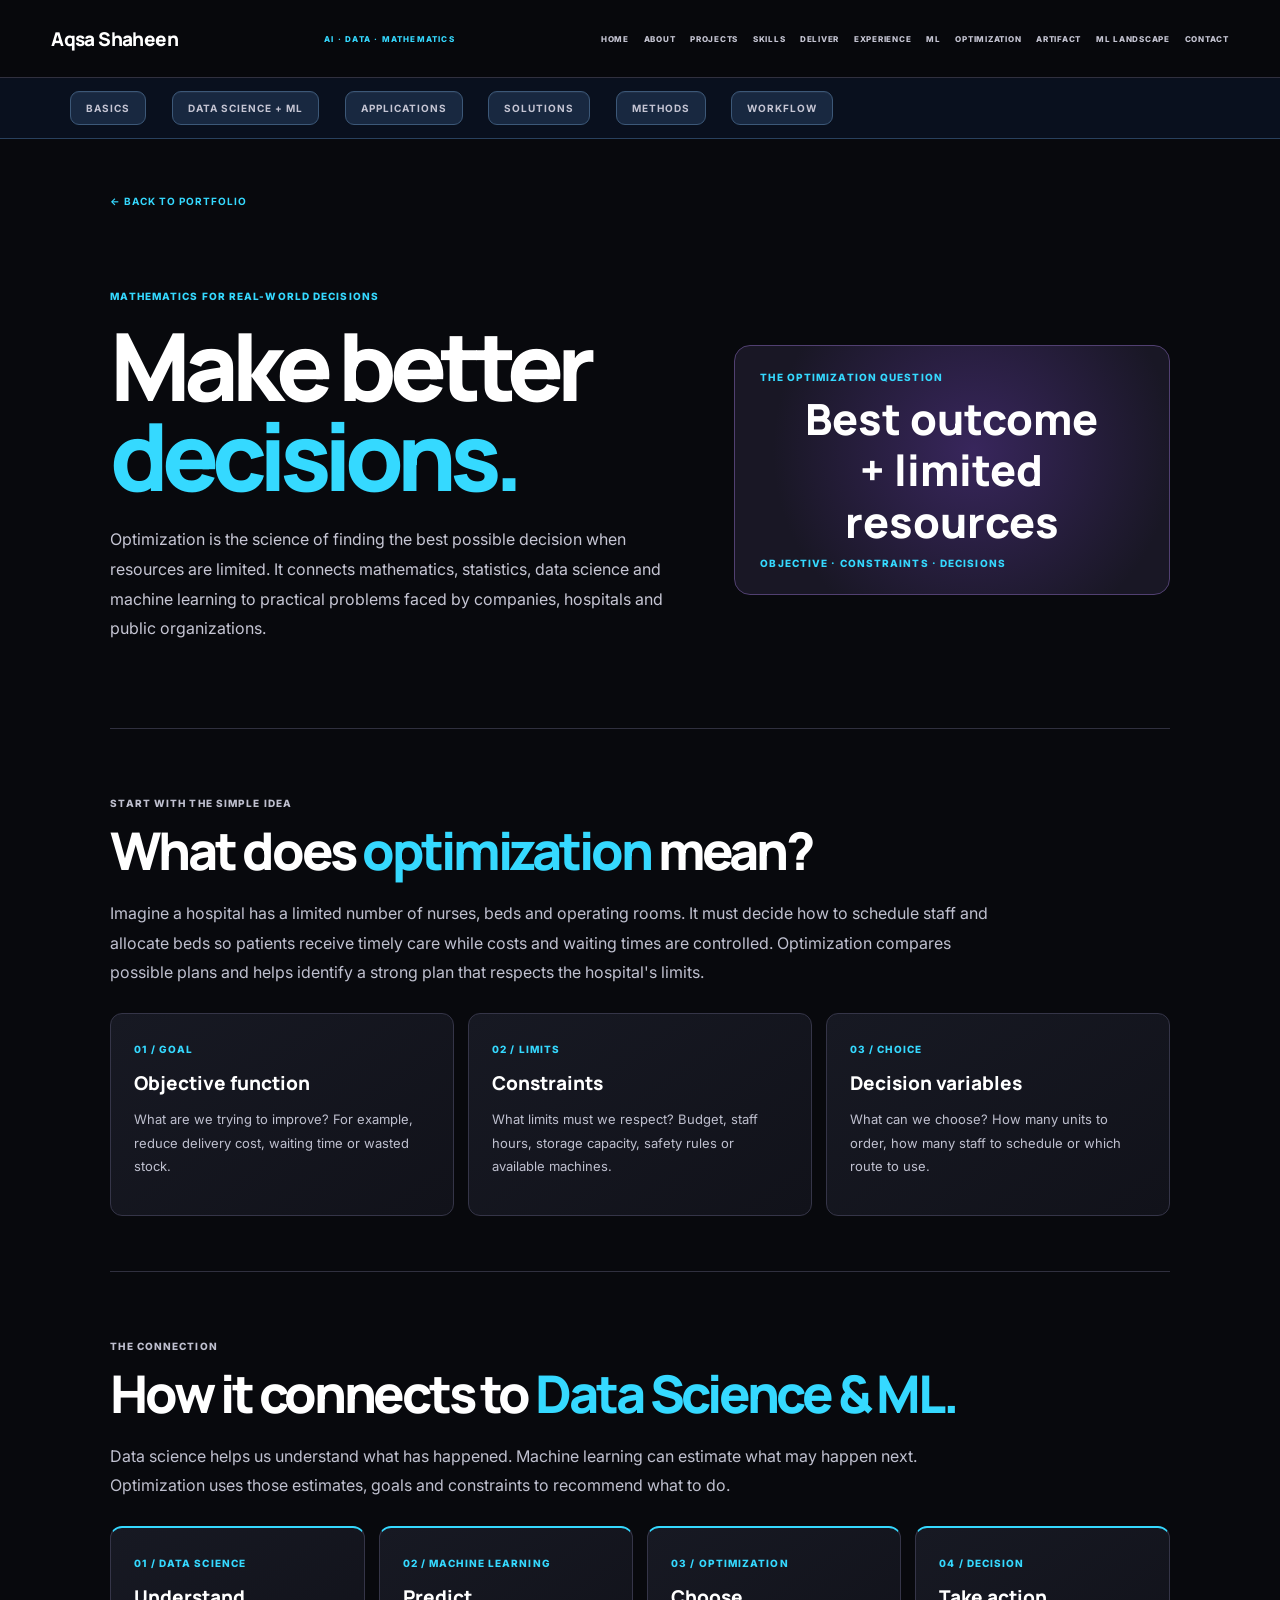
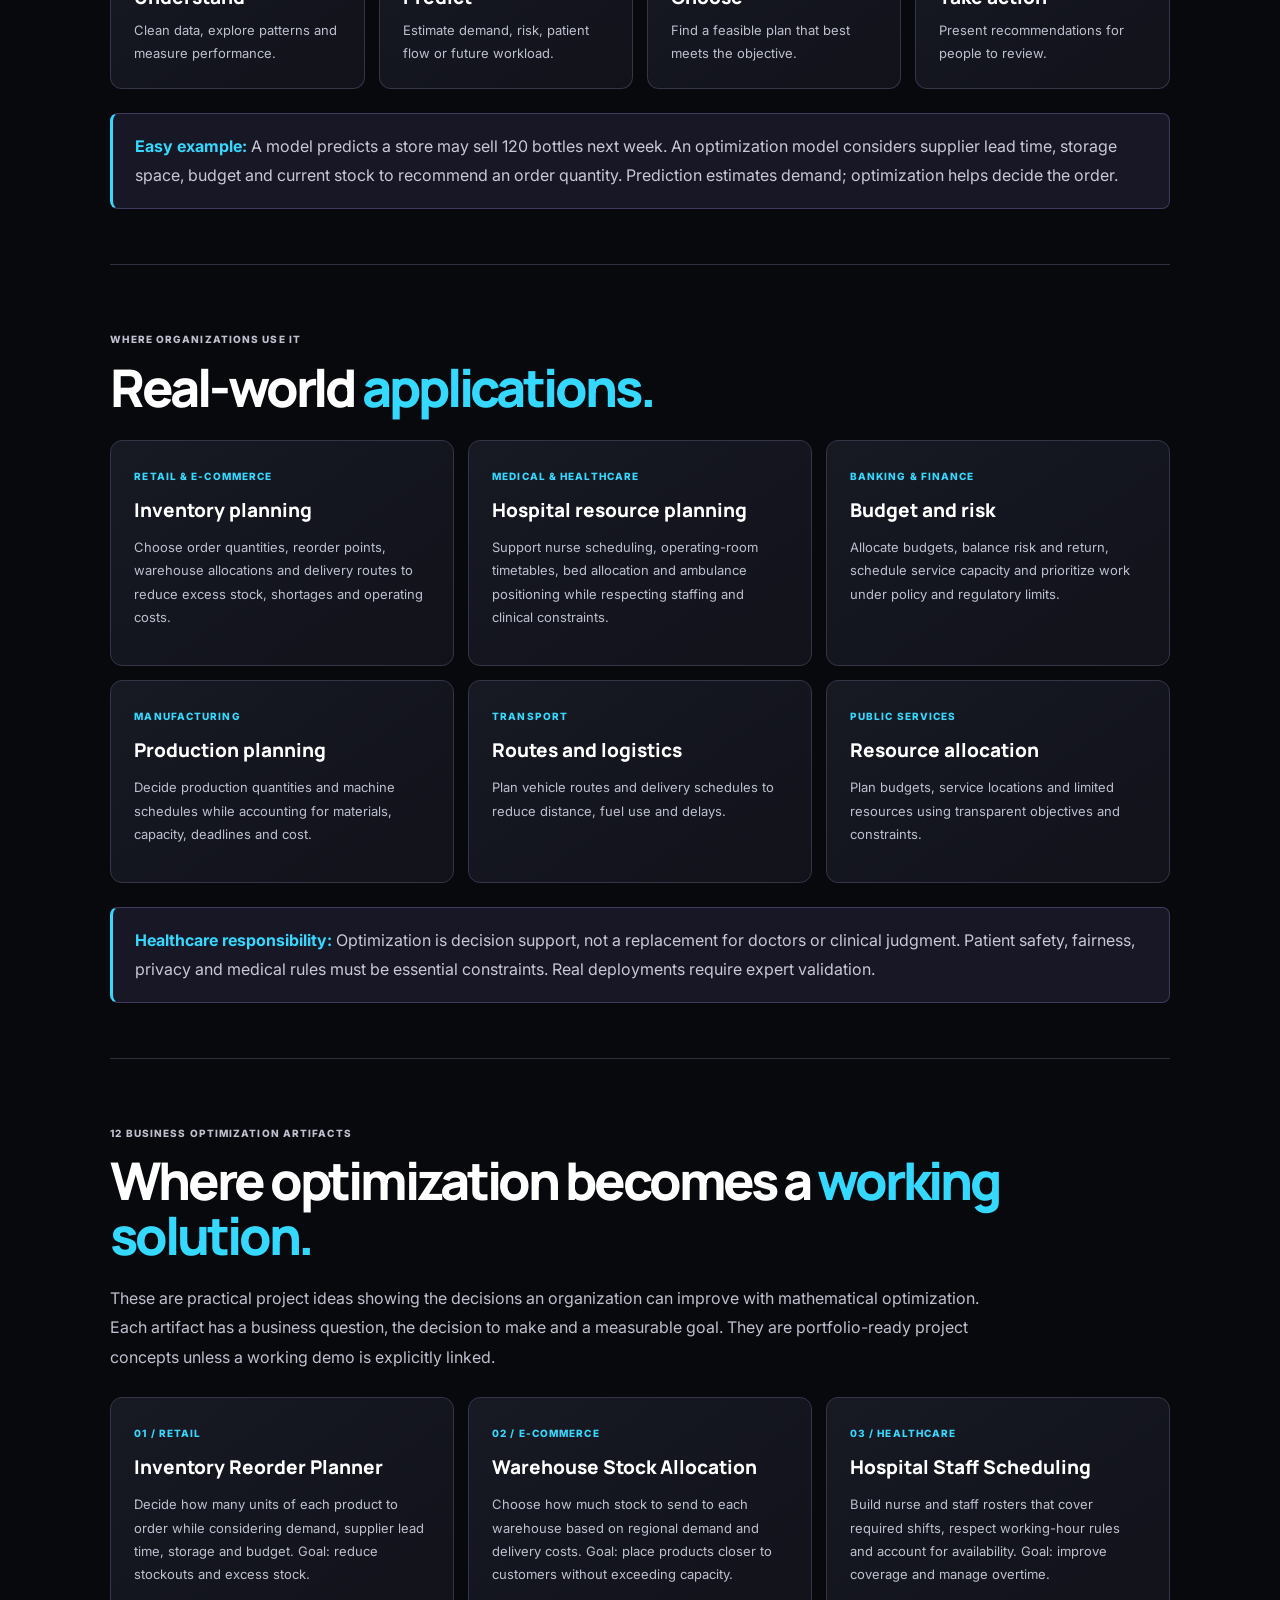
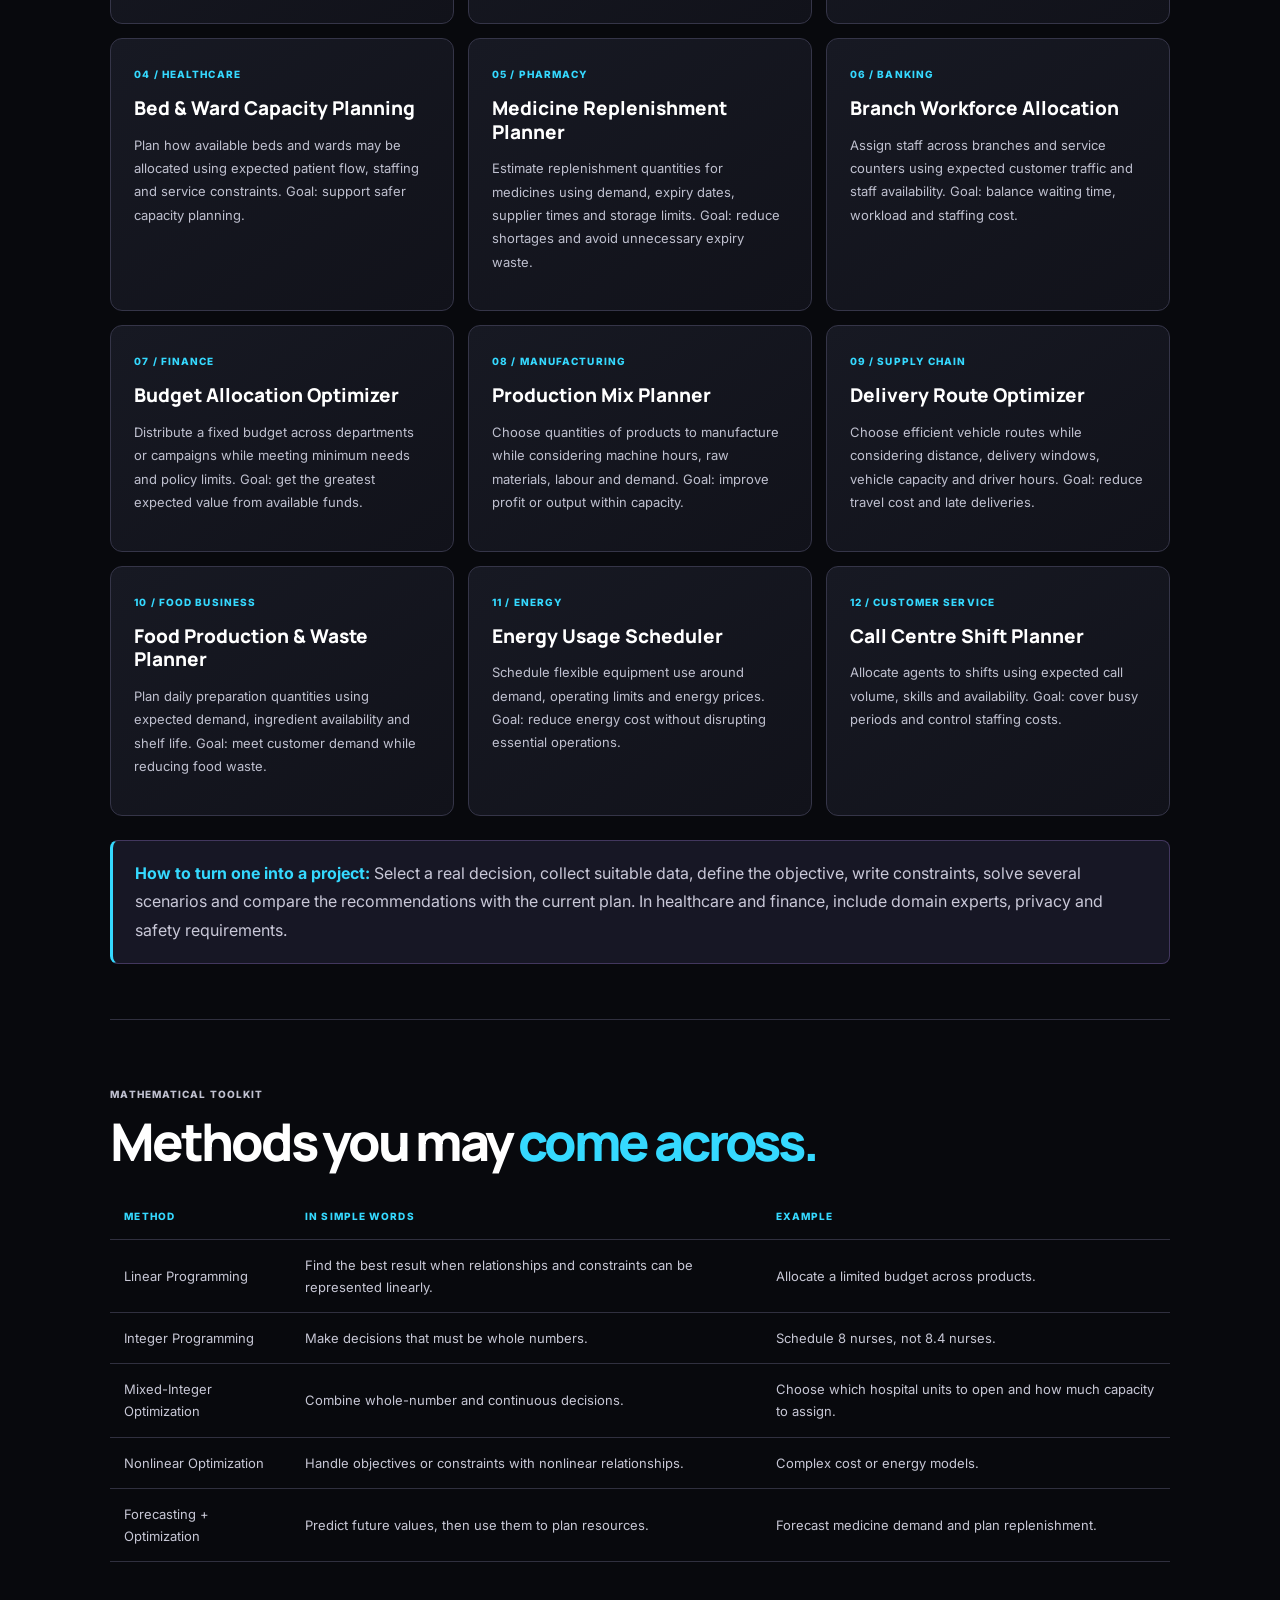
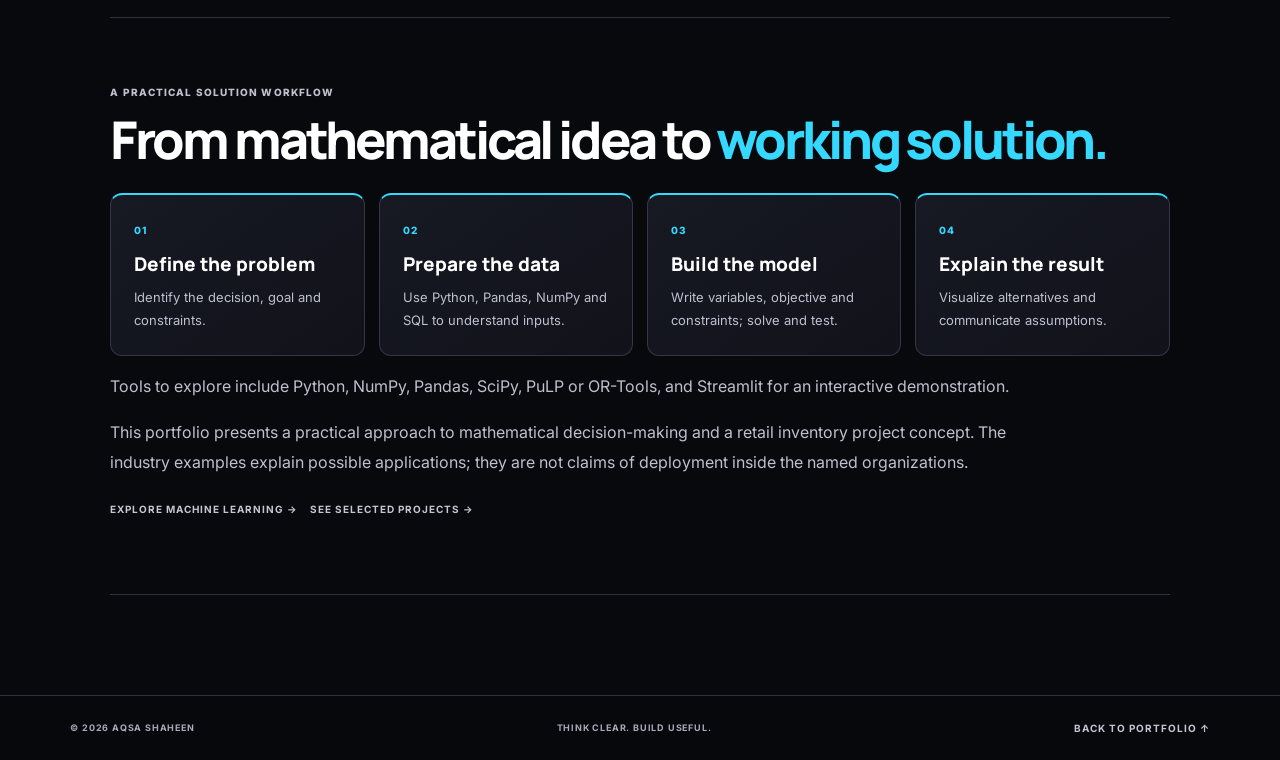
<file: optimization.html>
<!DOCTYPE html><html lang="en"><head><meta charset="UTF-8"><meta name="viewport" content="width=device-width,initial-scale=1"><meta name="description" content="A beginner-friendly guide to mathematical optimization and its connection to data science, machine learning, business and healthcare."><title>Optimization | Aqsa Shaheen</title><link href="https://fonts.googleapis.com/css2?family=Manrope:wght@400;500;600;700;800&family=Inter:wght@400;500;600;700&display=swap" rel="stylesheet"><style>
body{background:#101712;color:#f4f0e8;font-family:'Inter',sans-serif;margin:0}main{max-width:1120px;margin:auto;padding:65px 6vw 90px}.top{display:flex;justify-content:space-between;align-items:center;padding:22px 6vw;border-bottom:1px solid #35483a;gap:18px;flex-wrap:wrap}.brand{color:#b9f27c;text-decoration:none;font-weight:700;font-size:24px}.nav{display:flex;gap:22px;flex-wrap:wrap}.nav a,.back,.link{color:#b9f27c;text-decoration:none;font:11px 'Inter',monospace;letter-spacing:.08em}.eyebrow,.label{font:11px 'Inter',monospace;letter-spacing:.12em;color:#b9f27c;text-transform:uppercase}.hero{padding:55px 0 65px;border-bottom:1px solid #35483a;display:grid;grid-template-columns:1.2fr .8fr;gap:35px;align-items:center}.hero h1{font-size:clamp(52px,8vw,94px);line-height:.95;letter-spacing:-.07em;margin:18px 0 25px}.hero h1 em,h2 em{font-style:normal;color:#b9f27c}.lead{font-size:18px;line-height:1.8;color:#d7cfda}.visual{border:1px solid #66576a;background:radial-gradient(circle,#594a5d,#2b2030 70%);min-height:250px;padding:25px;display:flex;flex-direction:column;justify-content:space-between}.visual strong{font-size:clamp(28px,4vw,43px);text-align:center;line-height:1.3}.visual small{font:10px 'Inter';color:#b9f27c;letter-spacing:.1em}.section{padding:55px 0;border-bottom:1px solid #35483a}.section h2{font-size:clamp(32px,5vw,52px);letter-spacing:-.05em;margin:12px 0 20px}.section>p{color:#d0c6d2;line-height:1.8;max-width:850px}.cards{display:grid;grid-template-columns:repeat(3,1fr);gap:14px;margin-top:25px}.card{background:#2b2030;border:1px solid #4c3e50;padding:23px}.card h3{font-size:20px;margin:15px 0 9px}.card p,.card li{color:#c9bfca;font-size:14px;line-height:1.75}.card ul{padding-left:18px}.steps{display:grid;grid-template-columns:repeat(4,1fr);gap:10px;margin-top:25px}.step{background:#302536;border-top:2px solid #b9f27c;padding:18px}.step b{font:11px 'Inter';color:#b9f27c}.step strong{display:block;margin:12px 0 7px}.step span{font-size:13px;line-height:1.6;color:#c9bfca}.note{background:#302536;border-left:3px solid #b9f27c;padding:20px 23px;margin-top:24px;line-height:1.8;color:#e2dbe4}.note strong{color:#b9f27c}table{width:100%;border-collapse:collapse;margin-top:24px;font-size:14px}th,td{text-align:left;padding:14px;border-bottom:1px solid #35483a;line-height:1.65}th{font:10px 'Inter';color:#b9f27c;letter-spacing:.1em}td{color:#d2c9d4}footer{padding:28px 6vw;border-top:1px solid #35483a;color:#b8acba;font:10px 'Inter';display:flex;justify-content:space-between;gap:15px;flex-wrap:wrap}@media(max-width:760px){.hero{grid-template-columns:1fr}.cards{grid-template-columns:1fr}.steps{grid-template-columns:repeat(2,1fr)}main{padding-top:40px}}@media(max-width:430px){.steps{grid-template-columns:1fr}table{font-size:12px}td,th{padding:9px 6px}}

/* Shared Aqsa portfolio identity — aligned with the main portfolio */
:root{--bg:#29252B;--panel:#353039;--panel2:#403944;--ink:#F5F0EA;--muted:#B9ADB4;--lime:#C99BA6;--line:#514750;--mono:'Inter',monospace;--display:'DM Sans',sans-serif}
*{box-sizing:border-box}
body{background:#29252B!important;color:#F5F0EA!important;font-family:'DM Sans',sans-serif!important}
.top{background:rgba(41,37,43,.96)!important;border-color:#514750!important}
.brand,.brand span{color:#C99BA6!important}
.nav a,.back,.link{color:#DED5CE!important}
.nav a:hover,.back:hover,.link:hover{color:#C99BA6!important}
.eyebrow,.label,.visual small,.step b,.step:before,th{color:#C99BA6!important}
.hero{border-color:#514750!important}
.hero h1{font-family:'DM Sans',sans-serif!important;font-weight:700!important;letter-spacing:-.075em!important}
.hero h1 em,h2 em{color:#C99BA6!important;font-family:'Manrope',serif!important;font-style:italic!important}
.lead{color:#D4C9D0!important}
.visual,.hero-visual{background:radial-gradient(circle at 50% 45%,#715765,#353039 72%)!important;border-color:#766475!important}
.section{border-color:#514750!important}
.section>p,.card p,.card li,td{color:#C9BDC5!important}
.card,.step,.note,.tool,.method-card{background:#403944!important;border-color:#5A4D5A!important}
.card h3,.step strong,.tool h2,.method h2,.method-card h3{color:#F5F0EA!important}
.step{border-top-color:#C99BA6!important}
.note{border-left-color:#C99BA6!important;color:#E4D9DF!important}
.note strong{color:#C99BA6!important}
th{border-color:#514750!important}
td{border-color:#514750!important}
footer{background:#29252B!important;border-color:#514750!important;color:#B9ADB4!important}
footer a{color:#C99BA6!important}
@media(max-width:760px){.top{padding:18px 22px!important}.nav{gap:14px!important}.nav a{font-size:9px!important}}


/* Shared portfolio system: same palette, typography, navigation and spacing as the home page */
:root{--bg:#29252B;--panel:#353039;--panel2:#403944;--ink:#F5F0EA;--muted:#B9ADB4;--lime:#C99BA6;--line:#514750;--mono:'Inter',monospace;--display:'DM Sans',sans-serif}
body{background:#29252B!important;color:#F5F0EA!important;font-family:'DM Sans',sans-serif!important}
.top{background:rgba(41,37,43,.97)!important;border-color:#514750!important;min-height:78px;padding:18px 5.5vw!important;backdrop-filter:blur(18px);z-index:100}
.brand,.brand span{color:#F5F0EA!important}.brand span{color:#C99BA6!important}
nav,.nav{align-items:center;gap:clamp(12px,2vw,28px)!important}
nav a,.nav a,.back,.link{font:10px 'Inter',monospace!important;letter-spacing:1px;color:#DED5CE!important;text-decoration:none}
nav a:hover,.nav a:hover,.back:hover,.link:hover{color:#C99BA6!important}
main{max-width:1200px!important;padding:55px 5.5vw 100px!important}
.hero{border-color:#514750!important}.hero h1{font-family:'DM Sans',sans-serif!important;font-weight:700!important;letter-spacing:-.075em!important}
.hero h1 em,h2 em{color:#C99BA6!important;font-family:'Manrope',serif!important;font-style:italic!important}
.eyebrow,.label,.visual small,.step b,th{color:#C99BA6!important}
.lead{color:#D4C9D0!important}.visual,.hero-visual{background:radial-gradient(circle at 50% 45%,#715765,#353039 72%)!important;border-color:#766475!important}
.section{border-color:#514750!important}.section>p,.card p,.card li,td{color:#C9BDC5!important}
.card,.step,.note,.tool,.method-card{background:#403944!important;border-color:#5A4D5A!important}
.note{border-left-color:#C99BA6!important;color:#E4D9DF!important}.note strong{color:#C99BA6!important}
th,td{border-color:#514750!important}footer{background:#29252B!important;border-color:#514750!important;color:#B9ADB4!important}footer a{color:#C99BA6!important}
@media(max-width:760px){.top{padding:16px 22px!important}.nav,nav{gap:12px!important}.nav a,nav a{font-size:8px!important}main{padding:35px 22px 75px!important}.hero{grid-template-columns:1fr!important}.hero h1{font-size:clamp(52px,13vw,82px)!important}}

/* Shared light theme and full-name identity */
:root{--bg:#f6f8fb;--panel:#fff;--panel2:#edf2f8;--ink:#17243a;--muted:#637188;--lime:#315efb;--line:#dce3ed}
body{background:#f6f8fb!important;color:#17243a!important;font-family:'Inter',sans-serif!important}
.top,.site-header{background:rgba(255,255,255,.96)!important;border-color:#dce3ed!important}
.brand{color:#17243a!important;font-family:'Manrope',sans-serif!important;font-weight:800!important;letter-spacing:-.5px!important}
.brand span{color:#315efb!important}
nav a,.nav a,.back,footer{color:#637188!important}
nav a:hover,.nav a:hover,.back:hover{color:#315efb!important}
.hero h1,.section h2,.tool h2,.method h2{color:#17243a!important;font-family:'Manrope',sans-serif!important}
.hero h1 em,h2 em,.eyebrow,.label,.tag,.tool-head .tag,.hero-visual small,.visual small{color:#315efb!important}
.lead,.intro,.section>p,.card p,.card li{color:#637188!important}
.hero-visual,.visual,.project-visual{background:linear-gradient(145deg,#eaf0ff,#f8faff)!important;border-color:#dce3ed!important;color:#17243a!important}
.card,.tool,.tool-card,.method-card,.step{background:#fff!important;border-color:#dce3ed!important;color:#17243a!important}
.step{border-top-color:#315efb!important}
.note,.disclaimer,.results{background:#edf2ff!important;border-color:#d9e3ff!important;color:#42516b!important}
.result-label,.result-sub,.metric small,.status{color:#315efb!important}
.field input{background:#fff!important;color:#17243a!important;border-color:#dce3ed!important}
.field input:focus{border-color:#315efb!important;box-shadow:0 0 0 2px #315efb20!important}
.metric{background:#f6f8fb!important}
.metric strong{color:#17243a!important}
.status{border-color:#315efb!important}
footer{border-color:#dce3ed!important}

/* Page-specific section tabs — high-contrast dark navigation */
html{scroll-behavior:smooth}.section-tabs{position:sticky;top:0;z-index:90;display:flex;gap:9px;align-items:center;overflow-x:auto;white-space:nowrap;padding:13px max(5.5vw,20px);background:rgba(10,17,31,.97);border-bottom:1px solid #29415e;backdrop-filter:blur(16px);scrollbar-width:thin;scrollbar-color:#35d9ff #101b2e}.section-tabs a{display:inline-flex;align-items:center;padding:10px 15px;border:1px solid #3c5878;border-radius:9px;color:#f1f7ff;background:#182840;text-decoration:none;font:800 10px 'Inter',sans-serif;letter-spacing:.075em;transition:background .2s,border-color .2s,color .2s,transform .2s;box-shadow:inset 0 1px 0 #ffffff0b}.section-tabs a:hover,.section-tabs a:focus{background:#087e9c;color:#fff;border-color:#35d9ff;transform:translateY(-1px);box-shadow:0 5px 18px #00c8ff24}.section-tabs a:focus-visible{outline:2px solid #35d9ff;outline-offset:3px}section[id]{scroll-margin-top:88px}@media(max-width:760px){.section-tabs{padding:11px 18px;gap:7px}.section-tabs a{font-size:9px;padding:9px 12px}}
</style><link rel="stylesheet" href="subpage-theme.css"><style id="mobile-nav-visibility-fix">
@media (max-width: 700px) {
  header.site-header { display:flex!important; flex-direction:column!important; align-items:stretch!important; height:auto!important; min-height:0!important; padding:14px 18px 8px!important; gap:8px!important; overflow:visible!important; }
  header.site-header nav.nav-links { display:flex!important; visibility:visible!important; opacity:1!important; position:static!important; width:100%!important; max-width:100%!important; flex-direction:row!important; flex-wrap:nowrap!important; justify-content:flex-start!important; align-items:center!important; gap:18px!important; padding:10px 2px 12px!important; margin:0!important; overflow-x:auto!important; overflow-y:hidden!important; white-space:nowrap!important; background:transparent!important; border:0!important; border-bottom:1px solid #383848!important; -webkit-overflow-scrolling:touch!important; }
  header.site-header nav.nav-links a { display:inline-flex!important; visibility:visible!important; opacity:1!important; flex:0 0 auto!important; white-space:nowrap!important; font-size:10px!important; padding:6px 0!important; color:#f7f7fb!important; }
  header.site-header .menu-toggle, header.site-header .header-note { display:none!important; }
}
</style>
</head><body><header class="site-header">
  <a class="brand" href="index.html#top" aria-label="Aqsa Shaheen home">Aqsa Shaheen</a>
  <span class="header-note">AI · DATA · MATHEMATICS</span>
  <nav class="nav-links" aria-label="Main navigation">
    <a href="index.html#top">HOME</a>
    <a href="index.html#about">ABOUT</a>
    <a href="index.html#work">PROJECTS</a>
    <a href="index.html#toolkit">SKILLS</a>
    <a href="index.html#services">DELIVER</a>
    <a href="index.html#experience">EXPERIENCE</a>
    <a href="machine-learning.html">ML</a>
    <a href="optimization.html">OPTIMIZATION</a>
    <a href="artifact-lab.html">ARTIFACT</a>
    <a href="ml-landscape.html">ML LANDSCAPE</a>
    <a href="index.html#contact">CONTACT</a>
  </nav>
</header><nav class="section-tabs" aria-label="Page sections"><a href="#opt-basics">BASICS</a><a href="#opt-data-ml">DATA SCIENCE + ML</a><a href="#opt-applications">APPLICATIONS</a><a href="#opt-solutions">SOLUTIONS</a><a href="#opt-methods">METHODS</a><a href="#opt-workflow">WORKFLOW</a></nav><main><a class="back" href="index.html">← BACK TO PORTFOLIO</a><section class="hero"><div><p class="eyebrow">MATHEMATICS FOR REAL-WORLD DECISIONS</p><h1>Make better<br><em>decisions.</em></h1><p class="lead">Optimization is the science of finding the best possible decision when resources are limited. It connects mathematics, statistics, data science and machine learning to practical problems faced by companies, hospitals and public organizations.</p></div><div class="visual"><small>THE OPTIMIZATION QUESTION</small><strong>Best outcome<br>+ limited resources</strong><small>OBJECTIVE · CONSTRAINTS · DECISIONS</small></div></section>
<section class="section" id="opt-basics"><p class="eyebrow">START WITH THE SIMPLE IDEA</p><h2>What does <em>optimization</em> mean?</h2><p>Imagine a hospital has a limited number of nurses, beds and operating rooms. It must decide how to schedule staff and allocate beds so patients receive timely care while costs and waiting times are controlled. Optimization compares possible plans and helps identify a strong plan that respects the hospital's limits.</p><div class="cards"><article class="card"><span class="label">01 / GOAL</span><h3>Objective function</h3><p>What are we trying to improve? For example, reduce delivery cost, waiting time or wasted stock.</p></article><article class="card"><span class="label">02 / LIMITS</span><h3>Constraints</h3><p>What limits must we respect? Budget, staff hours, storage capacity, safety rules or available machines.</p></article><article class="card"><span class="label">03 / CHOICE</span><h3>Decision variables</h3><p>What can we choose? How many units to order, how many staff to schedule or which route to use.</p></article></div></section>
<section class="section" id="opt-data-ml"><p class="eyebrow">THE CONNECTION</p><h2>How it connects to <em>Data Science & ML.</em></h2><p>Data science helps us understand what has happened. Machine learning can estimate what may happen next. Optimization uses those estimates, goals and constraints to recommend what to do.</p><div class="steps"><div class="step"><b>01 / DATA SCIENCE</b><strong>Understand</strong><span>Clean data, explore patterns and measure performance.</span></div><div class="step"><b>02 / MACHINE LEARNING</b><strong>Predict</strong><span>Estimate demand, risk, patient flow or future workload.</span></div><div class="step"><b>03 / OPTIMIZATION</b><strong>Choose</strong><span>Find a feasible plan that best meets the objective.</span></div><div class="step"><b>04 / DECISION</b><strong>Take action</strong><span>Present recommendations for people to review.</span></div></div><div class="note"><strong>Easy example:</strong> A model predicts a store may sell 120 bottles next week. An optimization model considers supplier lead time, storage space, budget and current stock to recommend an order quantity. Prediction estimates demand; optimization helps decide the order.</div></section>
<section class="section" id="opt-applications"><p class="eyebrow">WHERE ORGANIZATIONS USE IT</p><h2>Real-world <em>applications.</em></h2><div class="cards"><article class="card"><span class="label">RETAIL & E-COMMERCE</span><h3>Inventory planning</h3><p>Choose order quantities, reorder points, warehouse allocations and delivery routes to reduce excess stock, shortages and operating costs.</p></article><article class="card"><span class="label">MEDICAL & HEALTHCARE</span><h3>Hospital resource planning</h3><p>Support nurse scheduling, operating-room timetables, bed allocation and ambulance positioning while respecting staffing and clinical constraints.</p></article><article class="card"><span class="label">BANKING & FINANCE</span><h3>Budget and risk</h3><p>Allocate budgets, balance risk and return, schedule service capacity and prioritize work under policy and regulatory limits.</p></article><article class="card"><span class="label">MANUFACTURING</span><h3>Production planning</h3><p>Decide production quantities and machine schedules while accounting for materials, capacity, deadlines and cost.</p></article><article class="card"><span class="label">TRANSPORT</span><h3>Routes and logistics</h3><p>Plan vehicle routes and delivery schedules to reduce distance, fuel use and delays.</p></article><article class="card"><span class="label">PUBLIC SERVICES</span><h3>Resource allocation</h3><p>Plan budgets, service locations and limited resources using transparent objectives and constraints.</p></article></div><div class="note"><strong>Healthcare responsibility:</strong> Optimization is decision support, not a replacement for doctors or clinical judgment. Patient safety, fairness, privacy and medical rules must be essential constraints. Real deployments require expert validation.</div></section>
<section class="section" id="opt-solutions"><p class="eyebrow">12 BUSINESS OPTIMIZATION ARTIFACTS</p><h2>Where optimization becomes a <em>working solution.</em></h2><p>These are practical project ideas showing the decisions an organization can improve with mathematical optimization. Each artifact has a business question, the decision to make and a measurable goal. They are portfolio-ready project concepts unless a working demo is explicitly linked.</p><div class="cards">
<article class="card"><span class="label">01 / RETAIL</span><h3>Inventory Reorder Planner</h3><p>Decide how many units of each product to order while considering demand, supplier lead time, storage and budget. Goal: reduce stockouts and excess stock.</p></article>
<article class="card"><span class="label">02 / E-COMMERCE</span><h3>Warehouse Stock Allocation</h3><p>Choose how much stock to send to each warehouse based on regional demand and delivery costs. Goal: place products closer to customers without exceeding capacity.</p></article>
<article class="card"><span class="label">03 / HEALTHCARE</span><h3>Hospital Staff Scheduling</h3><p>Build nurse and staff rosters that cover required shifts, respect working-hour rules and account for availability. Goal: improve coverage and manage overtime.</p></article>
<article class="card"><span class="label">04 / HEALTHCARE</span><h3>Bed & Ward Capacity Planning</h3><p>Plan how available beds and wards may be allocated using expected patient flow, staffing and service constraints. Goal: support safer capacity planning.</p></article>
<article class="card"><span class="label">05 / PHARMACY</span><h3>Medicine Replenishment Planner</h3><p>Estimate replenishment quantities for medicines using demand, expiry dates, supplier times and storage limits. Goal: reduce shortages and avoid unnecessary expiry waste.</p></article>
<article class="card"><span class="label">06 / BANKING</span><h3>Branch Workforce Allocation</h3><p>Assign staff across branches and service counters using expected customer traffic and staff availability. Goal: balance waiting time, workload and staffing cost.</p></article>
<article class="card"><span class="label">07 / FINANCE</span><h3>Budget Allocation Optimizer</h3><p>Distribute a fixed budget across departments or campaigns while meeting minimum needs and policy limits. Goal: get the greatest expected value from available funds.</p></article>
<article class="card"><span class="label">08 / MANUFACTURING</span><h3>Production Mix Planner</h3><p>Choose quantities of products to manufacture while considering machine hours, raw materials, labour and demand. Goal: improve profit or output within capacity.</p></article>
<article class="card"><span class="label">09 / SUPPLY CHAIN</span><h3>Delivery Route Optimizer</h3><p>Choose efficient vehicle routes while considering distance, delivery windows, vehicle capacity and driver hours. Goal: reduce travel cost and late deliveries.</p></article>
<article class="card"><span class="label">10 / FOOD BUSINESS</span><h3>Food Production & Waste Planner</h3><p>Plan daily preparation quantities using expected demand, ingredient availability and shelf life. Goal: meet customer demand while reducing food waste.</p></article>
<article class="card"><span class="label">11 / ENERGY</span><h3>Energy Usage Scheduler</h3><p>Schedule flexible equipment use around demand, operating limits and energy prices. Goal: reduce energy cost without disrupting essential operations.</p></article>
<article class="card"><span class="label">12 / CUSTOMER SERVICE</span><h3>Call Centre Shift Planner</h3><p>Allocate agents to shifts using expected call volume, skills and availability. Goal: cover busy periods and control staffing costs.</p></article>
</div><div class="note"><strong>How to turn one into a project:</strong> Select a real decision, collect suitable data, define the objective, write constraints, solve several scenarios and compare the recommendations with the current plan. In healthcare and finance, include domain experts, privacy and safety requirements.</div></section><section class="section" id="opt-methods"><p class="eyebrow">MATHEMATICAL TOOLKIT</p><h2>Methods you may <em>come across.</em></h2><table><thead><tr><th>METHOD</th><th>IN SIMPLE WORDS</th><th>EXAMPLE</th></tr></thead><tbody><tr><td>Linear Programming</td><td>Find the best result when relationships and constraints can be represented linearly.</td><td>Allocate a limited budget across products.</td></tr><tr><td>Integer Programming</td><td>Make decisions that must be whole numbers.</td><td>Schedule 8 nurses, not 8.4 nurses.</td></tr><tr><td>Mixed-Integer Optimization</td><td>Combine whole-number and continuous decisions.</td><td>Choose which hospital units to open and how much capacity to assign.</td></tr><tr><td>Nonlinear Optimization</td><td>Handle objectives or constraints with nonlinear relationships.</td><td>Complex cost or energy models.</td></tr><tr><td>Forecasting + Optimization</td><td>Predict future values, then use them to plan resources.</td><td>Forecast medicine demand and plan replenishment.</td></tr></tbody></table></section>
<section class="section" id="opt-workflow"><p class="eyebrow">A PRACTICAL SOLUTION WORKFLOW</p><h2>From mathematical idea to <em>working solution.</em></h2><div class="steps"><div class="step"><b>01</b><strong>Define the problem</strong><span>Identify the decision, goal and constraints.</span></div><div class="step"><b>02</b><strong>Prepare the data</strong><span>Use Python, Pandas, NumPy and SQL to understand inputs.</span></div><div class="step"><b>03</b><strong>Build the model</strong><span>Write variables, objective and constraints; solve and test.</span></div><div class="step"><b>04</b><strong>Explain the result</strong><span>Visualize alternatives and communicate assumptions.</span></div></div><p>Tools to explore include Python, NumPy, Pandas, SciPy, PuLP or OR-Tools, and Streamlit for an interactive demonstration.</p><p>This portfolio presents a practical approach to mathematical decision-making and a retail inventory project concept. The industry examples explain possible applications; they are not claims of deployment inside the named organizations.</p><p><a class="link" href="machine-learning.html">EXPLORE MACHINE LEARNING →</a> &nbsp; <a class="link" href="index.html#work">SEE SELECTED PROJECTS →</a></p></section></main><footer><span>© 2026 AQSA SHAHEEN</span><span>THINK CLEAR. BUILD USEFUL.</span><a class="link" href="index.html">BACK TO PORTFOLIO ↑</a></footer></body></html>
</file>
<file: style.css>
@import url('https://fonts.googleapis.com/css2?family=DM+Sans:wght@400;500;600;700;800&family=Space+Grotesk:wght@400;500;600;700&display=swap');
:root{--bg:#080914;--panel:#111326;--panel2:#171a35;--ink:#f7f7ff;--muted:#b8bad1;--line:#2c2d4d;--lime:#d7ff3f;--violet:#9b5cff;--cyan:#35e0d0;--pink:#ff4fa3;--display:'Space Grotesk',sans-serif;--body:'DM Sans',sans-serif;--mono:'DM Sans',sans-serif}
*{box-sizing:border-box}
html{scroll-behavior:smooth;scroll-padding-top:90px}
body{margin:0;background:var(--bg)!important;color:var(--ink)!important;font-family:var(--body)!important;overflow-x:hidden}
a{color:inherit}
.scroll-progress{position:fixed;z-index:1000;top:0;left:0;height:3px;width:0;background:linear-gradient(90deg,var(--lime),var(--cyan),var(--pink))}
.site-header{height:82px;padding:0 5.5vw;display:flex;align-items:center;justify-content:space-between;gap:24px;position:sticky;top:0;z-index:100;background:rgba(8,9,20,.88)!important;backdrop-filter:blur(18px);border-bottom:1px solid rgba(155,92,255,.22)!important}
.brand{font:800 22px var(--display)!important;letter-spacing:-1px;color:#fff!important;text-decoration:none}
.brand span{color:var(--lime)!important}
.header-note,.nav-links a,.hero-topline,.section-meta,.project-no,.tags,.footer{font:600 10px var(--body);letter-spacing:1.2px;color:#aaaac6!important}
.header-note{white-space:nowrap}
.nav-links{display:flex;align-items:center;gap:clamp(12px,1.5vw,23px)}
.nav-links a{text-decoration:none;font-size:9px;transition:.25s}
.nav-links a:hover,.text-link:hover,.project-links a:hover{color:var(--lime)!important}
.nav-links .nav-cta{border:1px solid var(--lime)!important;border-radius:4px;padding:11px 15px;color:var(--lime)!important}
.menu-toggle{display:none;background:none;border:0;color:white}
.hero{min-height:690px;padding:28px 5.5vw 30px;position:relative;isolation:isolate;overflow:hidden;background:radial-gradient(ellipse at 76% 42%,#28154e 0%,#11102b 28%,#080914 70%)!important}
.hero:before{content:"";position:absolute;width:520px;height:520px;border-radius:50%;right:-120px;top:10px;background:radial-gradient(circle,rgba(155,92,255,.24),rgba(53,224,208,.08) 44%,transparent 70%);filter:blur(12px);z-index:-1}
.hero-grid-bg{position:absolute;inset:0;z-index:-1;opacity:.25!important;background-image:linear-gradient(rgba(255,255,255,.06) 1px,transparent 1px),linear-gradient(90deg,rgba(255,255,255,.06) 1px,transparent 1px);background-size:52px 52px;mask-image:linear-gradient(90deg,transparent,#000 55%,#000)}
.hero-topline{display:flex;justify-content:space-between;align-items:center;gap:15px;flex-wrap:wrap;padding:12px 0 25px;border-bottom:1px solid rgba(255,255,255,.12)}
.availability{color:var(--lime);font-size:9px}
.availability b{display:inline-block;width:7px;height:7px;border-radius:50%;background:var(--lime);box-shadow:0 0 12px var(--lime);margin-right:8px}
.hero-main{max-width:1450px;margin:60px auto 45px;display:grid;grid-template-columns:1.05fr .95fr;gap:4vw;align-items:center}
.eyebrow{font:700 11px var(--body);letter-spacing:2.5px;color:var(--cyan)!important}
.asterisk{color:var(--lime);font-size:17px;margin-right:8px}
.hero h1{font:700 clamp(50px,6.5vw,96px)/.98 var(--display)!important;letter-spacing:-.075em!important;margin:34px 0 28px!important;color:#fff!important;max-width:860px}
.hero h1 em{font-style:normal;color:var(--lime)!important;text-shadow:0 0 38px rgba(215,255,63,.17)}
.hero-bottom{display:flex;align-items:end;justify-content:space-between;gap:28px;flex-wrap:wrap}
.hero-intro{max-width:410px;color:#d4d4e9!important;font-size:17px!important;line-height:1.7!important;font-weight:500}
.hero-actions{display:flex;align-items:center;gap:20px;flex-wrap:wrap}
.button{display:inline-flex;align-items:center;gap:16px;text-decoration:none;padding:15px 19px;font:800 10px var(--body);letter-spacing:1.1px;transition:.25s}
.button-lime{background:var(--lime)!important;color:#10111b!important;border:1px solid var(--lime)}
.button-lime:hover{transform:translateY(-4px);box-shadow:0 12px 36px rgba(215,255,63,.24)}
.text-link{font:700 10px var(--body);letter-spacing:1px;color:#fff!important;text-decoration:none;border-bottom:1px solid #6e6e91;padding:0 0 8px}
.hero-art{height:min(540px,42vw);min-height:390px;position:relative;border:1px solid rgba(155,92,255,.38)!important;border-radius:24px;background:radial-gradient(circle at 50% 48%,#42206e 0,#21153f 43%,#101126 76%)!important;box-shadow:0 25px 90px rgba(0,0,0,.35),inset 0 0 80px rgba(155,92,255,.1);overflow:hidden}
.hero-art:after{content:"";position:absolute;inset:0;background:linear-gradient(135deg,rgba(255,255,255,.08),transparent 35%,rgba(53,224,208,.06));pointer-events:none}
.art-label{position:absolute;z-index:2;font:700 9px var(--body);letter-spacing:1.5px;color:#d2c5f5!important}
.label-top{top:25px;left:25px}.label-bottom{bottom:23px;right:25px}
.orbit{position:absolute;left:50%;top:50%;border:1px solid rgba(215,255,63,.42)!important;border-radius:50%;transform:translate(-50%,-50%) rotate(-25deg)}
.orbit-a{width:72%;height:38%}.orbit-b{width:82%;height:58%;transform:translate(-50%,-50%) rotate(42deg);border-color:rgba(53,224,208,.4)!important}.orbit-c{width:62%;height:78%;transform:translate(-50%,-50%) rotate(72deg);border-color:rgba(255,79,163,.3)!important}
.core{position:absolute;left:50%;top:50%;transform:translate(-50%,-50%);width:164px;height:164px;border-radius:50%;display:flex;flex-direction:column;align-items:center;justify-content:center;gap:4px;background:radial-gradient(circle at 35% 25%,#7d45ba,#261647 75%)!important;border:1px solid var(--cyan)!important;box-shadow:0 0 60px rgba(53,224,208,.22),inset 0 0 30px rgba(255,255,255,.12)}
.core span{font:800 14px var(--display);letter-spacing:3px;color:#fff!important}.core b{font-size:44px;color:var(--lime)!important}.core small{font:700 8px var(--body);letter-spacing:1px;color:#d6d0ef}
.orbit-word{position:absolute;z-index:2;padding:8px 12px;border:1px solid rgba(255,255,255,.16);border-radius:30px;background:#15122c!important;color:#fff!important;font:700 9px var(--body);letter-spacing:1.5px;box-shadow:0 8px 30px #0005}
.word-a{left:13%;top:31%}.word-b{right:9%;top:44%}.word-c{left:39%;bottom:18%}
.art-coordinates{position:absolute;left:25px;bottom:65px;font:700 9px/1.8 var(--body);letter-spacing:1px;color:#c5b8e9!important}
.art-coordinates span{color:var(--cyan)}
.hero-index{display:flex;align-items:center;gap:15px;font:700 9px var(--body);letter-spacing:1.5px;color:#aaaac6}
.scroll-line{width:65px;height:1px;background:linear-gradient(90deg,var(--lime),transparent)}
.ticker{overflow:hidden;background:var(--lime)!important;color:#0b0c15!important;padding:16px 0;transform:rotate(-1.1deg) scale(1.02);margin:0 0 10px}
.ticker-track{white-space:nowrap;animation:marquee 30s linear infinite}
.ticker-track span{font:800 11px var(--display);letter-spacing:2px}
.ticker i{font-style:normal;color:#6e31bd;margin:0 22px}
@keyframes marquee{from{transform:translateX(0)}to{transform:translateX(-30%)}}
.section-pad{padding:115px 7vw!important;border-bottom:1px solid var(--line)!important}
.section-meta{display:flex;justify-content:space-between;gap:15px;padding-bottom:17px;border-bottom:1px solid var(--line)!important;color:#9d9dbc!important}
.section-title{font:700 clamp(45px,6.4vw,82px)/.98 var(--display)!important;letter-spacing:-.07em!important;color:#fff!important;margin:0}
.section-title em{font-style:normal;color:var(--lime)!important}
.about{background:radial-gradient(ellipse at 80% 25%,#1b1436 0%,#0b0c19 42%,#080914 100%)!important}
.about-layout{display:grid;grid-template-columns:1fr .9fr;gap:8vw;padding:75px 0 80px}
.about-text{max-width:610px}
.about-text p{font-size:15px;line-height:1.95;color:#bfc0d8!important;margin:0 0 20px}
.about-text .lead{font:500 24px/1.5 var(--display);color:#fff!important}
.signature{border-top:1px solid var(--line);padding-top:22px;font:700 19px var(--display);color:#fff}
.signature span{display:block;font:700 9px var(--body);letter-spacing:1.5px;color:var(--cyan);margin-top:8px}
.principles{display:grid;grid-template-columns:repeat(3,1fr);border-top:1px solid var(--line);border-bottom:1px solid var(--line)}
.principles article{padding:27px 25px;background:linear-gradient(145deg,#15152c,#101122)!important;border-right:1px solid var(--line)}
.principles article:first-child{padding-left:25px}.principles article:last-child{border:0}
.principles b{font:700 11px var(--body);color:var(--lime)!important}
.principles h3{font:700 23px var(--display);color:#fff;margin:20px 0 8px}
.principles p{font-size:13px;line-height:1.7;color:#aaaac6!important}
.work{background:#0d0e1d!important;color:#fff!important}
.work-heading{display:flex;justify-content:space-between;align-items:end;gap:35px;padding:68px 0 50px}
.work-heading>p{max-width:360px;color:#b6b6cf!important;font-size:14px;line-height:1.9}
.project{display:grid;grid-template-columns:1fr 1fr;gap:5vw;align-items:center;padding:48px 0 72px;border-bottom:1px solid var(--line)}
.project-reverse .project-visual{grid-column:2;grid-row:1}.project-reverse .project-info{grid-column:1;grid-row:1}
.project-visual{position:relative;min-height:440px;padding:28px;border:1px solid rgba(155,92,255,.4)!important;border-radius:18px;overflow:hidden;box-shadow:0 25px 70px #0005}
.retail-visual{background:radial-gradient(circle at 75% 35%,#5a258b,#1d1741 58%,#121328)!important;color:#fff}
.banking-visual{background:radial-gradient(circle at 75% 35%,#096b72,#132f4b 55%,#111326)!important;color:#fff}
.visual-top,.visual-bottom{display:flex;justify-content:space-between;gap:12px;font:700 9px var(--body);letter-spacing:1.1px;color:#d8d5f1}
.chart-title{font:700 clamp(33px,4vw,52px)/1 var(--display);letter-spacing:-2px;margin:52px 0 8px}.chart-title span{float:right;color:var(--lime)}
.chart-sub{font-size:11px;color:#c8c2df}
.chart-area{display:grid;grid-template-columns:40px 1fr;align-items:center;margin:26px 0 12px}.chart-y,.chart-x{display:flex;flex-direction:column;justify-content:space-between;height:155px;font:700 8px var(--body);color:#c3badf}.chart-area svg{width:100%;height:170px;color:var(--cyan)}.chart-area svg path[stroke]{stroke:var(--lime)!important}.chart-area svg path[fill]{fill:var(--lime)!important;opacity:.13}.chart-area svg circle{fill:var(--cyan)!important}.chart-x{height:auto;flex-direction:row;grid-column:2;margin-top:7px}
.visual-bottom{position:absolute;left:28px;right:28px;bottom:22px;border-top:1px solid #ffffff33;padding-top:13px;font-size:8px}
.project-no{color:var(--cyan)!important;font-size:9px;margin-bottom:17px}
.project-info h3,.third-copy h3{font:700 clamp(29px,3.4vw,44px)/1.08 var(--display);letter-spacing:-1.8px;color:#fff!important;margin:0 0 17px}
.project-info>p:not(.honesty-note),.third-copy p{font-size:14px;line-height:1.9;color:#b9bad2!important}
.tags{display:flex;flex-wrap:wrap;gap:8px;margin:22px 0}.tags span{font:700 9px var(--body);letter-spacing:.8px;padding:8px 10px;border-radius:4px;background:#242044!important;border:1px solid #493a75!important;color:#cbb8ff!important}
.honesty-note{font-size:11px;color:var(--cyan)!important}
.project-links{display:flex;flex-wrap:wrap;gap:20px;margin:22px 0}.project-links a,.all-work a{font:800 10px var(--body);letter-spacing:1px;color:var(--lime);text-decoration:none;border-bottom:1px solid #74794d;padding-bottom:7px}
.project-breakdown{background:#111326!important;border:1px solid #2c2d4d!important;border-radius:10px;padding:18px;margin-top:25px}
.breakdown-heading{display:flex;justify-content:space-between;gap:10px;font:700 8px var(--body);letter-spacing:1px;color:var(--cyan)!important;border-bottom:1px solid #2c2d4d;padding-bottom:13px;margin-bottom:14px}
.breakdown-steps{display:grid;grid-template-columns:repeat(4,minmax(0,1fr));gap:8px}
.breakdown-steps>div{border-left:1px solid #45406a;padding:3px 9px;min-width:0}
.breakdown-steps b{display:block;color:var(--lime)!important;font-size:9px;margin-bottom:8px}
.breakdown-steps strong{display:block;color:#fff;font-size:11px;margin-bottom:6px}
.breakdown-steps small{display:block;color:#aeadca;font-size:10px;line-height:1.55}
.breakdown-footnote{color:#aeadca!important;font-size:10px;line-height:1.6;margin-bottom:0}
.project-third{display:grid;grid-template-columns:80px 1fr 35px;gap:25px;align-items:start;padding:36px 0;border-bottom:1px solid var(--line)}
.third-index{font:700 54px var(--display);color:var(--violet)!important}.third-copy h3{font-size:30px}.third-arrow{font-size:28px;color:var(--lime)}
.all-work{display:flex;justify-content:space-between;align-items:center;padding:28px 0;color:#aaaac6;border-bottom:1px solid var(--line);font:700 10px var(--body);letter-spacing:1px}
.focus{background:radial-gradient(ellipse at 85% 40%,#24204e 0%,#111326 40%,#080914 100%)!important}
.focus-layout{display:grid;grid-template-columns:1fr 1fr;gap:7vw;align-items:center;padding:65px 0 45px}
.focus-copy h3{font:700 clamp(25px,3vw,38px)/1.15 var(--display);letter-spacing:-1px;color:#fff;margin:0 0 18px}
.focus-copy p{font-size:14px;line-height:1.9;color:#bcbdd4!important}
.focus-status{font:700 9px var(--body)!important;letter-spacing:1.2px;color:var(--lime)!important}
.focus-method{display:grid;grid-template-columns:repeat(5,1fr);gap:12px;padding:19px 0;border-top:1px solid var(--line);border-bottom:1px solid var(--line)}
.focus-method span{font:700 9px var(--body);letter-spacing:.7px;color:var(--cyan)}
.toolkit{background:#0b0c19!important}
.toolkit-intro{max-width:570px;color:#b8bad1!important;font-size:15px;line-height:1.85;margin-top:25px}
.tool-grid{display:grid;grid-template-columns:repeat(3,minmax(0,1fr));gap:14px;margin-top:55px}
.tool-card{position:relative;min-height:270px;padding:26px;border-radius:12px;border:1px solid #343052!important;background:linear-gradient(145deg,#17172f,#101122)!important;transition:.3s}
.tool-card:hover{transform:translateY(-7px);border-color:var(--cyan)!important;box-shadow:0 18px 40px #0005}
.tool-number{font:700 10px var(--body);color:var(--lime)!important}.tool-icon{font-size:38px;color:var(--cyan)!important;margin:22px 0}
.tool-card h3{font:700 20px var(--display);color:#fff;margin:0 0 12px}.tool-card p{font-size:13px;line-height:1.8;color:#b8bad1!important}
.tool-level{position:absolute;bottom:22px;left:26px;font:700 8px var(--body);letter-spacing:1px;color:var(--lime)!important}
.level-disclaimer{color:#a5a5c0!important;font-size:11px;line-height:1.7;margin-top:22px}
.services{background:radial-gradient(ellipse at 10% 80%,#1a1640,#0d0e1d 60%)!important}
.service-grid{display:grid;grid-template-columns:repeat(3,minmax(0,1fr));gap:14px;margin-top:35px}
.service-card{position:relative;padding:27px;border-radius:12px;min-height:220px;background:linear-gradient(145deg,#1b1838,#111326)!important;border:1px solid #3a315c!important}
.service-card:before{content:"";position:absolute;left:0;top:0;width:65px;height:3px;background:linear-gradient(90deg,var(--lime),var(--cyan))}
.service-card>span,.service-card>small{font:700 9px var(--body);letter-spacing:1px;color:var(--cyan)!important}
.service-card h3{font:700 21px var(--display);color:#fff;margin:18px 0 10px}
.service-card p{font-size:13px;line-height:1.8;color:#b8bad1!important}.service-card>small{display:block;margin-top:20px;color:var(--lime)!important}
.journey{background:#111326!important}
.journey-layout{display:grid;grid-template-columns:1fr 1fr;gap:16px 7vw;padding-top:65px}
.journey-layout>.section-title{grid-column:1/-1;margin-bottom:15px}
.journey-card{display:grid;grid-template-columns:65px 1fr;gap:20px;padding:26px 0;border-top:1px solid var(--line)}
.journey-mark{width:58px;height:58px;border:1px solid #58437f;border-radius:15px;display:grid;place-items:center;color:var(--cyan);font:700 19px var(--display);background:linear-gradient(145deg,#252047,#15152c)}
.journey-mark span{color:var(--lime)}
.journey-card h3{font:700 21px var(--display);color:#fff;margin:5px 0 8px}
.journey-card p{font-size:13px;line-height:1.8;color:#b8bad1!important}
.journey-caption{font:700 9px var(--body);letter-spacing:1px;color:var(--cyan)!important}
.contact{background:radial-gradient(ellipse at 80% 35%,#3a175a 0%,#17132f 34%,#080914 75%)!important;color:#fff!important}
.contact h2{font:700 clamp(56px,8vw,108px)/.92 var(--display);letter-spacing:-.08em;color:#fff;margin:55px 0 28px}
.contact h2 em{color:var(--lime)!important;font-style:normal}
.contact-grid{display:grid;grid-template-columns:1fr .7fr;gap:8vw;align-items:end}
.contact-grid>div:first-child>p{max-width:480px;font-size:15px;line-height:1.9;color:#c5c2df!important}
.contact-big{font:700 140px/.8 var(--display);color:#ffffff16!important;letter-spacing:-.1em}
.contact-big span{color:var(--lime)!important}
.contact-side{display:flex;flex-direction:column;gap:0}
.contact-side>a{display:flex;justify-content:space-between;gap:15px;padding:19px 0;border-bottom:1px solid #ffffff30;color:#fff!important;text-decoration:none;font:700 12px var(--body)}
.contact-side>a:hover{color:var(--lime)!important}
.contact-side>a small{color:#a9a6c6;font-size:9px;letter-spacing:1px}
.location{font-size:11px;color:#a9a6c6!important;margin-top:18px}
.footer{padding:25px 5.5vw;background:#060710!important;border-top:1px solid #2c2d4d!important;display:flex;align-items:center;justify-content:space-between;gap:15px;flex-wrap:wrap;color:#9999b5!important}
.footer .brand{color:#fff!important}
.footer a:last-child{color:var(--lime)!important;text-decoration:none}
.reveal{opacity:0;transform:translateY(22px);transition:opacity .7s ease,transform .7s cubic-bezier(.2,.7,.2,1)}
.reveal.visible{opacity:1;transform:none}
@media(max-width:1100px){.nav-links{gap:10px}.nav-links a{font-size:8px}.hero-main{grid-template-columns:1fr .85fr}.hero h1{font-size:clamp(48px,6.3vw,78px)!important}.section-pad{padding:95px 5vw!important}}
@media(max-width:800px){.header-note{display:none}.nav-links{gap:9px}.nav-links a{font-size:8px}.hero-main{grid-template-columns:1fr .8fr;gap:25px}.hero-art{min-height:350px}.hero h1{font-size:clamp(44px,6vw,65px)!important}.project{gap:25px}.project-visual{min-height:370px}.tool-grid,.service-grid{grid-template-columns:repeat(2,minmax(0,1fr))}}
@media(max-width:700px){.site-header{height:70px;padding:0 22px}.menu-toggle{display:flex;flex-direction:column;gap:6px;cursor:pointer}.menu-toggle i{display:block;width:25px;height:2px;background:var(--lime)}.nav-links{display:none;position:absolute;top:70px;left:0;right:0;padding:22px;background:#111326!important;border-bottom:1px solid var(--line);flex-direction:column;align-items:flex-start}.nav-links.open{display:flex}.nav-links a{font-size:11px}.hero{padding:20px 22px 25px;min-height:auto}.hero-topline{font-size:8px}.hero-topline span:nth-child(2){display:none}.hero-main{grid-template-columns:1fr;margin:50px auto 30px}.hero h1{font-size:clamp(43px,11.2vw,66px)!important;line-height:1.02!important;margin:25px 0!important}.hero-intro{font-size:15px!important}.hero-art{height:350px;min-height:350px;max-width:500px;width:100%;margin:12px auto}.core{width:135px;height:135px}.core b{font-size:36px}.section-pad{padding:78px 23px!important}.section-title{font-size:clamp(44px,11vw,67px)!important}.section-meta{font-size:8px}.about-layout{grid-template-columns:1fr;gap:28px;padding:48px 0}.about-text .lead{font-size:21px}.principles{grid-template-columns:1fr}.principles article,.principles article:first-child{padding:20px;border-right:0;border-bottom:1px solid var(--line)}.principles article:last-child{border-bottom:0}.work-heading{display:block;padding:48px 0 32px}.work-heading>p{margin-top:20px}.project,.project-reverse{grid-template-columns:1fr;gap:25px;padding:30px 0 45px}.project-reverse .project-visual,.project-reverse .project-info{grid-column:1;grid-row:auto}.project-visual{min-height:340px;padding:19px}.visual-bottom{left:19px;right:19px}.project-info h3{font-size:34px}.project-third{grid-template-columns:45px 1fr 20px;gap:12px}.third-index{font-size:39px}.third-copy h3{font-size:25px}.breakdown-steps{grid-template-columns:repeat(2,minmax(0,1fr));row-gap:15px}.focus-layout{grid-template-columns:1fr;gap:20px;padding:42px 0 30px}.focus-method{grid-template-columns:1fr 1fr;row-gap:14px}.tool-grid,.service-grid{grid-template-columns:1fr}.tool-card{min-height:220px}.tool-level{position:static;margin-top:20px}.journey-layout{grid-template-columns:1fr;padding-top:42px}.journey-layout>.section-title{grid-column:1}.contact-grid{grid-template-columns:1fr;gap:40px}.contact h2{font-size:clamp(55px,13vw,82px);margin:45px 0 20px}.contact-big{font-size:95px}.footer{padding:20px 23px}.ticker{padding:13px 0}}
@media(prefers-reduced-motion:reduce){*,*::before,*::after{scroll-behavior:auto!important;animation:none!important;transition:none!important}.reveal{opacity:1;transform:none}}


/* COMPLETE TEMPLATE REDESIGN — bold neon editorial / technology portfolio */
:root{
  --bg:#08090d;--panel:#12131b;--panel2:#1b1b29;--ink:#f7f7fb;
  --muted:#b7b7c7;--lime:#35d9ff;--line:#30303f;
  --display:'Manrope',sans-serif;--mono:'Inter',sans-serif;
}
html{background:#08090d!important;scroll-behavior:smooth}
body{background:#08090d!important;color:#f7f7fb!important;font-family:'Inter',sans-serif!important}
::selection{background:#35d9ff;color:#08090d}
.site-header{
  background:rgba(8,9,13,.92)!important;border:1px solid #30303f!important;
  box-shadow:0 12px 40px rgba(0,0,0,.35)!important;backdrop-filter:blur(18px)!important;
}
.brand{color:#fff!important;font-size:20px!important;font-weight:800!important;letter-spacing:-.8px!important}
.header-note,.nav-links a,.hero-topline,.section-meta,.project-no,.footer{color:#a9a9bb!important}
.nav-links a{font-size:10px!important;font-weight:700!important;letter-spacing:1.1px!important}
.nav-links a:hover,.text-link:hover,.project-links a:hover{color:#35d9ff!important}
.nav-links .nav-cta{background:#35d9ff!important;color:#08090d!important;border:1px solid #35d9ff!important;padding:12px 17px!important;font-weight:900!important}
.hero{
  min-height:790px!important;padding:28px 6vw 24px!important;position:relative!important;overflow:hidden!important;
  background:
    radial-gradient(ellipse at 78% 36%,rgba(130,55,255,.22),transparent 34%),
    radial-gradient(ellipse at 18% 78%,rgba(53,217,255,.10),transparent 30%),
    #08090d!important;
}
.hero:before{
  content:"";position:absolute;inset:0;pointer-events:none;opacity:.15;
  background-image:linear-gradient(rgba(255,255,255,.08) 1px,transparent 1px),linear-gradient(90deg,rgba(255,255,255,.08) 1px,transparent 1px);
  background-size:54px 54px;mask-image:linear-gradient(to bottom,black,transparent 85%);
}
.hero-grid-bg{opacity:0!important}
.hero-topline{position:relative!important;z-index:1;border-color:#30303f!important;font-size:9px!important;letter-spacing:1.4px!important}
.hero-main{position:relative!important;z-index:1;max-width:1450px!important;grid-template-columns:1.1fr .9fr!important;gap:4vw!important;margin:95px auto 65px!important;align-items:center!important}
.eyebrow{color:#35d9ff!important;font-weight:800!important;letter-spacing:2.4px!important;font-size:10px!important}
.asterisk{color:#35d9ff!important}
.hero h1{
  color:#fff!important;font-family:'Manrope',sans-serif!important;
  font-size:clamp(56px,7.7vw,112px)!important;line-height:.96!important;
  letter-spacing:-.085em!important;font-weight:800!important;
  margin:34px 0 38px!important;max-width:900px!important;text-wrap:balance;
}
.hero h1 em{color:#35d9ff!important;font-style:normal!important;font-weight:800!important}
.hero-intro{color:#d0d0dd!important;font-size:clamp(16px,1.5vw,20px)!important;line-height:1.7!important;max-width:470px!important;font-weight:500!important}
.hero-bottom{max-width:590px!important}
.hero-actions{gap:22px!important;margin-top:28px!important;align-items:center!important}
.button{border-radius:5px!important;padding:17px 22px!important;font-weight:900!important;letter-spacing:.8px!important;transition:transform .25s,box-shadow .25s!important}
.button-lime{background:#35d9ff!important;color:#08090d!important;border:1px solid #35d9ff!important;box-shadow:5px 5px 0 #7650ff!important}
.button-lime:hover{transform:translate(-3px,-3px)!important;box-shadow:9px 9px 0 #7650ff!important}
.text-link{color:#fff!important;border-color:#555568!important;font-weight:800!important}
.hero-art{
  min-height:490px!important;height:min(550px,45vw)!important;border:1px solid #4b3a77!important;border-radius:28px!important;
  background:
    radial-gradient(circle at 52% 48%,rgba(126,65,255,.48),transparent 25%),
    radial-gradient(circle at 50% 50%,#24183d 0,#171323 48%,#101019 78%)!important;
  box-shadow:0 25px 100px rgba(111,57,255,.18),inset 0 0 80px rgba(53,217,255,.035)!important;
}
.orbit{border-color:rgba(53,217,255,.5)!important;border-width:1px!important}
.orbit-b{border-color:rgba(160,105,255,.75)!important}
.orbit-c{border-color:rgba(255,255,255,.24)!important}
.core{
  width:190px!important;height:190px!important;border-radius:50%!important;
  background:radial-gradient(circle at 35% 28%,#493078,#171322 75%)!important;
  border:2px solid #35d9ff!important;color:#fff!important;
  box-shadow:0 0 25px rgba(53,217,255,.25),0 0 90px rgba(128,68,255,.4)!important;
}
.core span{color:#fff!important;font-weight:900!important}
.core b{color:#35d9ff!important;font-size:58px!important}
.core small{color:#d8d5e5!important}
.orbit-word{background:#111019!important;color:#35d9ff!important;border:1px solid #51436e!important;border-radius:3px!important}
.art-label,.art-coordinates{color:#d4c8f3!important}
.ticker{background:#35d9ff!important;color:#08090d!important;padding:17px 0!important;transform:rotate(-1.2deg) scale(1.025)!important;box-shadow:0 10px 35px rgba(53,217,255,.12)!important}
.ticker i{color:#7650ff!important}
.ticker-track span{font-weight:900!important;letter-spacing:1.8px!important}
.section-pad{padding:118px 7vw!important;border-color:#292938!important}
.section-meta{border-color:#383848!important;color:#b2b2c2!important;font-weight:800!important;letter-spacing:1.7px!important}
.section-title{color:#fff!important;font-family:'Manrope',sans-serif!important;font-size:clamp(52px,7vw,94px)!important;line-height:.98!important;letter-spacing:-.075em!important;font-weight:800!important}
.section-title em,.contact h2 em{color:#35d9ff!important;font-style:normal!important}
.about,.toolkit,.services,.contact{background:#0b0c12!important;color:#f7f7fb!important}
.about-layout{gap:8vw!important}
.about-text p{color:#bdbdcb!important;line-height:1.95!important}
.about-text .lead{color:#fff!important;font-family:'Manrope',sans-serif!important;font-size:25px!important;font-weight:600!important}
.signature{border-color:#30303f!important;color:#fff!important}
.signature span{color:#35d9ff!important}
.principles{border-color:#30303f!important}
.principles article{background:#12131b!important;border-color:#30303f!important;padding:27px!important}
.principles b{color:#35d9ff!important}
.principles h3{color:#fff!important;font-size:22px!important}
.principles p{color:#aaaabb!important}
.work{background:#101019!important;color:#fff!important}
.work .section-meta{border-color:#383848!important}
.work-heading{padding:65px 0 55px!important;align-items:end!important}
.work-heading>p{color:#b7b7c7!important;line-height:1.9!important}
.project{
  background:#171722!important;border:1px solid #373348!important;border-radius:22px!important;
  padding:26px!important;margin:30px 0!important;gap:4vw!important;
  box-shadow:0 18px 55px rgba(0,0,0,.24)!important;
  transition:transform .3s,border-color .3s,box-shadow .3s!important;
}
.project:hover{transform:translateY(-6px)!important;border-color:#8e62ff!important;box-shadow:0 25px 65px rgba(109,65,210,.16)!important}
.project-visual{
  border-radius:15px!important;min-height:410px!important;padding:26px!important;
  background:linear-gradient(145deg,#25213a,#15151f 75%)!important;color:#fff!important;
  border:1px solid #4a3b68!important;overflow:hidden!important;
}
.retail-visual{background:radial-gradient(circle at 80% 20%,#42306d,#1b1929 65%)!important}
.banking-visual{background:radial-gradient(circle at 75% 25%,#194d55,#17232b 68%)!important}
.visual-top,.visual-bottom,.chart-sub,.chart-y,.chart-x{color:#c7c2d6!important}
.visual-bottom{border-color:#65517e!important}
.chart-title,.bank-title{color:#fff!important}
.chart-title span,.bank-title em,.bank-orbit span,.bank-stats strong{color:#35d9ff!important}
.chart-area svg path{stroke:#35d9ff!important}
.chart-area svg path[fill]{fill:#35d9ff!important;opacity:.13!important}
.chart-area svg circle{fill:#35d9ff!important}
.bank-orbit{border-color:#35d9ff!important}
.bank-orbit:before,.bank-orbit:after{border-color:rgba(53,217,255,.35)!important}
.bank-orbit i{background:#fff!important}.bank-orbit b{background:#35d9ff!important}
.bank-stats small{color:#d0cedb!important}
.project-info h3,.third-copy h3{color:#fff!important;font-family:'Manrope',sans-serif!important;font-weight:800!important;letter-spacing:-1.5px!important}
.project-info>p:not(.honesty-note),.third-copy p{color:#c0bfce!important;line-height:1.9!important}
.project-no,.third-index{color:#35d9ff!important}
.tags span{background:#25213a!important;color:#d6c4ff!important;border:1px solid #51416f!important;border-radius:3px!important;font-weight:800!important}
.honesty-note,.breakdown-footnote,.level-disclaimer{color:#aaaabb!important}
.project-breakdown{background:#11111a!important;border:1px solid #383348!important;border-radius:12px!important;padding:17px!important}
.breakdown-heading{color:#35d9ff!important;border-color:#393347!important}
.breakdown-steps>div{border-color:#393347!important}
.breakdown-steps b{color:#35d9ff!important}
.breakdown-steps strong{color:#fff!important}
.breakdown-steps small{color:#b9b6c8!important}
.project-links{display:flex!important;flex-wrap:wrap!important;gap:12px!important;margin:24px 0 8px!important}
.project-links a{
  display:inline-flex!important;align-items:center!important;justify-content:center!important;
  min-height:48px!important;padding:14px 18px!important;border-radius:5px!important;
  background:#35d9ff!important;color:#08090d!important;border:1px solid #35d9ff!important;
  font-size:10px!important;font-weight:900!important;letter-spacing:.8px!important;
  text-decoration:none!important;box-shadow:4px 4px 0 #7650ff!important;
  transition:transform .2s,box-shadow .2s,background .2s!important;
}
.project-links a:hover{color:#08090d!important;background:#e6ff75!important;transform:translate(-2px,-2px)!important;box-shadow:7px 7px 0 #7650ff!important}
.project-links a+a{background:transparent!important;color:#fff!important;border-color:#7650ff!important;box-shadow:4px 4px 0 #7650ff!important}
.project-links a+a:hover{background:#7650ff!important;color:#fff!important}
.project-third{background:#171722!important;border:1px solid #373348!important;border-radius:18px!important;padding:28px!important}
.third-copy h3{font-size:clamp(26px,3vw,38px)!important}
.third-arrow{color:#35d9ff!important}
.all-work{border-color:#373348!important;color:#b7b7c7!important;padding:24px 0!important}
.all-work a{display:inline-block!important;background:#7650ff!important;color:#fff!important;padding:15px 20px!important;border-radius:5px!important;font-size:10px!important;font-weight:900!important;letter-spacing:.8px!important;box-shadow:4px 4px 0 #35d9ff!important}
.all-work a:hover{color:#fff!important;background:#8b65ff!important}
.focus{background:radial-gradient(ellipse at 85% 35%,rgba(118,80,255,.2),transparent 35%),#0b0c12!important;border-color:#30303f!important;padding:118px 7vw!important}
.focus-layout{gap:7vw!important}
.focus-copy h3{color:#fff!important;font-size:clamp(25px,3.2vw,38px)!important;font-weight:800!important}
.focus-copy p{color:#c1c0cf!important}
.focus-status,.focus-method span{color:#35d9ff!important}
.focus-method{border-color:#393347!important}
.toolkit-intro{color:#bdbdcb!important}
.tool-card,.service-card,.journey-card{background:#15151f!important;border:1px solid #383348!important;border-radius:15px!important}
.tool-card:hover,.service-card:hover{border-color:#35d9ff!important;box-shadow:0 18px 45px rgba(53,217,255,.08)!important;transform:translateY(-6px)!important}
.tool-icon,.tool-number,.tool-level,.service-card>span,.service-card>small,.journey-caption{color:#35d9ff!important}
.tool-card h3,.service-card h3,.journey-card h3{color:#fff!important;font-weight:800!important}
.tool-card p,.service-card p,.journey-card p{color:#bdbdcb!important;line-height:1.85!important}
.tool-level{border-color:#393347!important}
.service-card:before{background:#35d9ff!important}
.journey{background:#101019!important;color:#fff!important}
.journey .section-meta{border-color:#383848!important}
.journey-layout{gap:7vw!important}
.journey-card{padding:25px!important}
.journey-mark{border-color:#7650ff!important;color:#35d9ff!important}
.contact{background:radial-gradient(ellipse at 15% 75%,rgba(118,80,255,.18),transparent 32%),#08090d!important}
.contact h2{color:#fff!important;font-family:'Manrope',sans-serif!important;font-weight:800!important;letter-spacing:-.075em!important}
.contact-grid>div:first-child>p{color:#bdbdcb!important}
.contact-side>a{border-color:#383848!important;color:#fff!important;padding:18px 0!important}
.contact-side>a:hover{color:#35d9ff!important;border-color:#7650ff!important}
.contact-side>a small,.location{color:#aaaabb!important}
.contact-big{color:#fff!important}
.footer{background:#07080c!important;border-color:#30303f!important;color:#aaaabb!important}
.footer .brand{color:#fff!important}
.footer a:last-child{color:#35d9ff!important}
.scroll-progress{background:#35d9ff!important}
@media(max-width:1000px){
 .hero-main{grid-template-columns:1fr .8fr!important;gap:3vw!important}
 .hero h1{font-size:clamp(52px,8vw,82px)!important}
 .section-pad{padding:95px 5vw!important}
 .project{gap:25px!important}
}
@media(max-width:700px){
 .site-header{background:rgba(8,9,13,.97)!important;padding:0 20px!important}
 .nav-links{background:#15151f!important;border-color:#383348!important}
 .hero{padding:20px 22px 30px!important;min-height:0!important}
 .hero-main{grid-template-columns:1fr!important;margin:65px auto 38px!important}
 .hero h1{font-size:clamp(46px,12vw,70px)!important;line-height:1.02!important;margin:27px 0!important}
 .hero-art{height:350px!important;min-height:350px!important;max-width:480px!important;margin:25px auto 0!important}
 .core{width:135px!important;height:135px!important}
 .core b{font-size:42px!important}
 .section-pad{padding:78px 22px!important}
 .section-title{font-size:clamp(46px,12vw,68px)!important}
 .about-layout{grid-template-columns:1fr!important;gap:28px!important;padding:45px 0!important}
 .principles{grid-template-columns:1fr!important}
 .principles article,.principles article:first-child{padding:20px!important;border-right:0!important;border-bottom:1px solid #30303f!important}
 .work-heading{padding:45px 0 30px!important}
 .project,.project-reverse{grid-template-columns:1fr!important;padding:16px!important;margin:20px 0!important;gap:22px!important}
 .project-reverse .project-visual,.project-reverse .project-info{grid-column:1!important;grid-row:auto!important}
 .project-visual{min-height:330px!important;padding:19px!important}
 .project-info h3{font-size:31px!important}
 .project-links{display:grid!important;grid-template-columns:1fr!important}
 .project-links a{width:100%!important}
 .project-third{grid-template-columns:36px 1fr 18px!important;padding:20px!important}
 .third-index{font-size:38px!important}
 .focus{padding:78px 22px!important}
 .focus-layout{grid-template-columns:1fr!important;gap:25px!important;padding:38px 0 25px!important}
 .focus-method{grid-template-columns:1fr 1fr!important;row-gap:14px!important}
 .tool-grid,.service-grid{grid-template-columns:1fr!important}
 .tool-card{min-height:0!important}
 .journey-layout{grid-template-columns:1fr!important;padding-top:40px!important}
 .contact-grid{grid-template-columns:1fr!important;gap:38px!important}
 .contact h2{font-size:clamp(48px,12vw,75px)!important;margin:42px 0 20px!important}
 .footer{padding:20px 22px!important;gap:14px!important}
}
@media(prefers-reduced-motion:reduce){
 *,*::before,*::after{animation:none!important;transition:none!important;scroll-behavior:auto!important}
}


/* Five-step problem-solving workflow — shared visual language */
.workflow-heading,.delivery-heading{margin:54px 0 22px;max-width:760px}
.workflow-heading h3,.delivery-heading h3{font:800 clamp(27px,3.5vw,42px)/1.1 'Manrope',sans-serif;letter-spacing:-1.8px;color:#fff;margin:12px 0}
.workflow-heading h3 em,.delivery-heading h3 em{font-style:normal;color:#35d9ff}
.workflow-heading>p:last-child{color:#b7b7c7;font-size:14px;line-height:1.8}
.workflow-grid{display:grid;grid-template-columns:repeat(5,minmax(0,1fr));gap:12px;margin:26px 0 28px}
.workflow-card{min-height:220px;padding:20px 17px;background:linear-gradient(145deg,#171923,#11121a);border:1px solid #353548;border-radius:12px;position:relative;overflow:hidden}
.workflow-card:before{content:"";position:absolute;left:0;top:0;width:42px;height:3px;background:#35d9ff}
.workflow-card>span{font:800 9px 'Inter',sans-serif;letter-spacing:1px;color:#35d9ff}
.workflow-card h3{font:800 17px/1.2 'Manrope',sans-serif;color:#fff;margin:22px 0 10px}
.workflow-card p{font:13px/1.75 'Inter',sans-serif;color:#b7b7c7;margin:0}
.delivery-heading{margin-top:58px}
.delivery-flow{display:grid;grid-template-columns:repeat(5,minmax(0,1fr));gap:10px;margin:24px 0 26px}
.delivery-step{display:flex;gap:12px;align-items:flex-start;padding:18px 14px;background:#151620;border:1px solid #343448;border-radius:10px;min-height:150px}
.delivery-step>b{font:800 20px 'Manrope',sans-serif;color:#35d9ff}
.delivery-step h4{font:800 14px 'Manrope',sans-serif;color:#fff;margin:2px 0 8px}
.delivery-step p{font:12px/1.7 'Inter',sans-serif;color:#b7b7c7;margin:0}
@media(max-width:1000px){.workflow-grid,.delivery-flow{grid-template-columns:repeat(3,minmax(0,1fr))}}
@media(max-width:700px){.workflow-grid,.delivery-flow{grid-template-columns:1fr 1fr}.workflow-card{min-height:190px}.delivery-step{min-height:135px}}
@media(max-width:430px){.workflow-grid,.delivery-flow{grid-template-columns:1fr}.workflow-card{min-height:0}.delivery-step{min-height:0}}


/* PROJECT SECTION REFINEMENT — prevent sticky-nav overlap and improve card alignment */
html{scroll-padding-top:112px!important}
section[id]{scroll-margin-top:112px!important}
.project{align-items:start!important}
.project-info{min-width:0!important;padding-top:12px!important}
.project-visual{align-self:start!important}
.project-breakdown{margin-top:22px!important}
.breakdown-heading{flex-wrap:wrap!important;line-height:1.5!important}
@media(min-width:701px){
  .project{grid-template-columns:minmax(0,.92fr) minmax(0,1.08fr)!important;gap:3.2vw!important}
  .project-visual{min-height:390px!important}
}
@media(max-width:700px){
  html{scroll-padding-top:82px!important}
  section[id]{scroll-margin-top:82px!important}
  .project-info{padding-top:4px!important}
}


/* MOBILE NAVIGATION FIX — keep every page link visible and horizontally scrollable */
@media(max-width:700px){
  .site-header{
    height:auto!important;
    min-height:70px!important;
    padding:12px 18px 8px!important;
    display:flex!important;
    flex-direction:column!important;
    align-items:stretch!important;
    justify-content:center!important;
    gap:8px!important;
    overflow:visible!important;
  }
  .site-header .brand{
    display:block!important;
    width:max-content!important;
    flex:none!important;
  }
  .site-header .header-note,
  .site-header .menu-toggle{
    display:none!important;
  }
  .site-header .nav-links{
    display:flex!important;
    position:static!important;
    inset:auto!important;
    width:100%!important;
    max-width:100%!important;
    flex-direction:row!important;
    flex-wrap:nowrap!important;
    align-items:center!important;
    justify-content:flex-start!important;
    gap:18px!important;
    padding:10px 2px 12px!important;
    margin:0!important;
    overflow-x:auto!important;
    overflow-y:hidden!important;
    white-space:nowrap!important;
    -webkit-overflow-scrolling:touch!important;
    scrollbar-width:thin!important;
    scrollbar-color:#35d9ff #20202c!important;
    background:transparent!important;
    border:0!important;
    border-bottom:1px solid #383848!important;
  }
  .site-header .nav-links a{
    display:inline-flex!important;
    flex:0 0 auto!important;
    white-space:nowrap!important;
    font-size:10px!important;
    line-height:1.5!important;
    padding:5px 0!important;
  }
}
</file>
<file: subpage-theme.css>
/* Shared subpage theme: matches the main portfolio's black / electric-cyan / purple identity */
:root{--sub-bg:#08090d;--sub-panel:#151620;--sub-panel2:#1c1b2a;--sub-ink:#f7f7fb;--sub-muted:#b7b7c7;--sub-cyan:#35d9ff;--sub-purple:#7650ff;--sub-line:#30303f}
*{box-sizing:border-box}
html{background:var(--sub-bg)!important;color-scheme:dark;scroll-behavior:smooth}
body{margin:0!important;background:var(--sub-bg)!important;color:var(--sub-ink)!important;font-family:'Inter',sans-serif!important}
a{color:inherit}
.top{position:sticky!important;top:0!important;z-index:100!important;min-height:78px!important;padding:18px 5.5vw!important;display:flex!important;align-items:center!important;justify-content:space-between!important;gap:20px!important;background:rgba(8,9,13,.94)!important;border-bottom:1px solid var(--sub-line)!important;backdrop-filter:blur(18px)!important}
.brand,.brand span{color:#fff!important;font:800 20px 'Manrope',sans-serif!important;letter-spacing:-.7px!important;text-decoration:none!important}
.nav,nav{display:flex!important;align-items:center!important;gap:clamp(12px,2vw,26px)!important;flex-wrap:wrap!important}
.nav a,nav a,.back,.link{color:#c5c5d3!important;font:700 10px 'Inter',sans-serif!important;letter-spacing:1px!important;text-decoration:none!important;transition:color .2s ease}
.nav a:hover,nav a:hover,.back:hover,.link:hover{color:var(--sub-cyan)!important}
main{max-width:1200px!important;margin:0 auto!important;padding:50px 5.5vw 100px!important}
.back{display:inline-block;margin-bottom:15px!important;color:var(--sub-cyan)!important}
.hero{padding:58px 0 68px!important;display:grid!important;grid-template-columns:1.15fr .85fr!important;gap:35px!important;align-items:center!important;border-bottom:1px solid var(--sub-line)!important;background:transparent!important;min-height:0!important}
.eyebrow,.label,.tag,.tool-head .tag,.visual small,.hero-visual small,.step b,th{color:var(--sub-cyan)!important;font:800 10px 'Inter',sans-serif!important;letter-spacing:1.1px!important;text-transform:uppercase}
.hero h1{font:800 clamp(52px,7.8vw,94px)/.96 'Manrope',sans-serif!important;letter-spacing:-.075em!important;color:#fff!important;margin:18px 0 25px!important}
.hero h1 em,h2 em{font-style:normal!important;color:var(--sub-cyan)!important}
.lead,.intro{color:#c6c6d4!important;font-size:16px!important;line-height:1.85!important}
.visual,.hero-visual{border:1px solid #514071!important;border-radius:16px!important;background:radial-gradient(circle at 55% 42%,#38265c,#191725 72%)!important;min-height:250px!important;padding:25px!important;display:flex!important;flex-direction:column!important;justify-content:space-between!important;color:#fff!important}
.visual strong,.hero-visual strong{font:800 clamp(27px,4vw,43px)/1.2 'Manrope',sans-serif!important;text-align:center!important;color:#fff!important}
.section,.method{padding:55px 0!important;border-bottom:1px solid var(--sub-line)!important;border-top:0!important;background:transparent!important}
.section h2,.method h2{font:800 clamp(32px,5vw,52px)/1.05 'Manrope',sans-serif!important;letter-spacing:-.06em!important;color:#fff!important;margin:12px 0 20px!important}
.section>p,.method>p{color:#bfc0cf!important;line-height:1.85!important;max-width:900px!important}
.cards,.method-grid,.steps{display:grid!important;grid-template-columns:repeat(3,minmax(0,1fr))!important;gap:14px!important;margin-top:25px!important}
.card,.method-card,.step,.tool{background:linear-gradient(145deg,#171923,#11121a)!important;border:1px solid #353548!important;border-radius:12px!important;padding:23px!important;color:#f7f7fb!important}
.card h3,.method-card h3,.step strong,.tool h2{font:800 19px/1.25 'Manrope',sans-serif!important;color:#fff!important;margin:15px 0 9px!important}
.card p,.card li,.method-card p,.step span,.tool>p{color:#bfc0cf!important;font:13px/1.8 'Inter',sans-serif!important}
.card ul{padding-left:18px}
.steps{grid-template-columns:repeat(4,minmax(0,1fr))!important}
.step{border-top:2px solid var(--sub-cyan)!important}
.step b{color:var(--sub-cyan)!important}
.note,.disclaimer{background:#171725!important;border:1px solid #42375e!important;border-left:3px solid var(--sub-cyan)!important;border-radius:8px!important;padding:18px 22px!important;margin-top:24px!important;color:#c9c8d8!important;line-height:1.8!important}
.note strong,.disclaimer strong{color:var(--sub-cyan)!important}
table{width:100%!important;border-collapse:collapse!important;margin-top:24px!important;font-size:13px!important}
th,td{text-align:left!important;padding:14px!important;border-bottom:1px solid var(--sub-line)!important;line-height:1.7!important}
th{color:var(--sub-cyan)!important}td{color:#c7c7d5!important}
.tool{position:relative!important}.tool:before{background:var(--sub-cyan)!important}
.tool h2{font-size:clamp(24px,3vw,34px)!important}
.fields{display:grid!important;grid-template-columns:1fr 1fr!important;gap:14px!important;margin:25px 0!important}
.field label{display:block!important;color:#bfc0cf!important;font:800 9px 'Inter',sans-serif!important;letter-spacing:.6px!important;margin-bottom:8px!important}
.field input{width:100%!important;background:#0c0d14!important;color:#fff!important;border:1px solid #414157!important;border-radius:6px!important;padding:13px 12px!important;font:14px 'Inter',sans-serif!important}
.field input:focus{outline:none!important;border-color:var(--sub-cyan)!important;box-shadow:0 0 0 2px #35d9ff20!important}
.results{background:#101923!important;border:1px solid #34516a!important;border-radius:10px!important;padding:18px!important;margin-top:12px!important;color:#fff!important}
.result-label,.status{color:var(--sub-cyan)!important}.result-main{color:#fff!important}
.result-sub,.metric small{color:#bfc0cf!important}.metrics{display:grid!important;grid-template-columns:repeat(2,1fr)!important;gap:8px!important;margin-top:12px!important}
.metric{background:#191a26!important;padding:13px!important;border:1px solid #343548!important}.metric strong{color:#fff!important}.status{border:1px solid var(--sub-cyan)!important;background:#111a22!important;padding:6px 8px!important}
.explain{border-color:var(--sub-line)!important;color:#bfc0cf!important}
footer{padding:26px 5.5vw!important;border-top:1px solid var(--sub-line)!important;background:#07080c!important;color:#aaaabb!important;font:700 9px 'Inter',sans-serif!important;letter-spacing:.8px!important;display:flex!important;justify-content:space-between!important;gap:15px!important;flex-wrap:wrap!important}
footer a{color:var(--sub-cyan)!important}
@media(max-width:800px){.hero{grid-template-columns:1fr!important}.cards,.method-grid{grid-template-columns:repeat(2,minmax(0,1fr))!important}.steps{grid-template-columns:repeat(2,minmax(0,1fr))!important}.top{padding:16px 22px!important}}
@media(max-width:560px){.top{align-items:flex-start!important;flex-direction:column!important;gap:12px!important}.nav,nav{gap:10px 14px!important}.nav a,nav a{font-size:8px!important}main{padding:35px 22px 75px!important}.hero{padding:38px 0 45px!important}.hero h1{font-size:clamp(48px,13vw,75px)!important}.section,.method{padding:42px 0!important}.cards,.method-grid,.steps{grid-template-columns:1fr!important}.fields{grid-template-columns:1fr!important}table{font-size:11px!important}td,th{padding:9px 6px!important}}


/* Identical global navigation across Home, About, Skills, Projects, Deliver, Contact, Experience and detail pages */
.site-header{position:sticky!important;top:0!important;z-index:100!important;min-height:78px!important;padding:14px 4vw!important;display:flex!important;align-items:center!important;justify-content:space-between!important;gap:18px!important;flex-wrap:wrap!important;background:rgba(8,9,13,.96)!important;border-bottom:1px solid #30303f!important;backdrop-filter:blur(18px)!important}
.site-header .brand{color:#fff!important;font:800 19px 'Manrope',sans-serif!important;letter-spacing:-.6px!important;text-decoration:none!important;white-space:nowrap!important}
.site-header .header-note{font:800 8px 'Inter',sans-serif!important;letter-spacing:1.2px!important;color:#35d9ff!important;white-space:nowrap!important}
.site-header .nav-links{display:flex!important;align-items:center!important;justify-content:flex-end!important;gap:clamp(8px,1.15vw,17px)!important;flex-wrap:wrap!important;position:static!important;background:transparent!important;border:0!important;padding:0!important}
.site-header .nav-links a{font:800 8px 'Inter',sans-serif!important;letter-spacing:.75px!important;color:#c5c5d3!important;text-decoration:none!important;white-space:nowrap!important;padding:7px 0!important;transition:color .2s ease!important}
.site-header .nav-links a:hover,.site-header .nav-links a:focus{color:#35d9ff!important}
.site-header .nav-links .nav-cta{background:#35d9ff!important;color:#08090d!important;padding:9px 12px!important;border-radius:5px!important}
@media(max-width:1120px){.site-header{justify-content:center!important}.site-header .nav-links{justify-content:center!important}}
@media(max-width:700px){.site-header{position:relative!important;gap:10px!important;padding:15px 18px!important;justify-content:center!important}.site-header .header-note{display:none!important}.site-header .nav-links{display:flex!important;justify-content:center!important;gap:7px 13px!important}.site-header .nav-links a{font-size:8px!important}}
</file>
